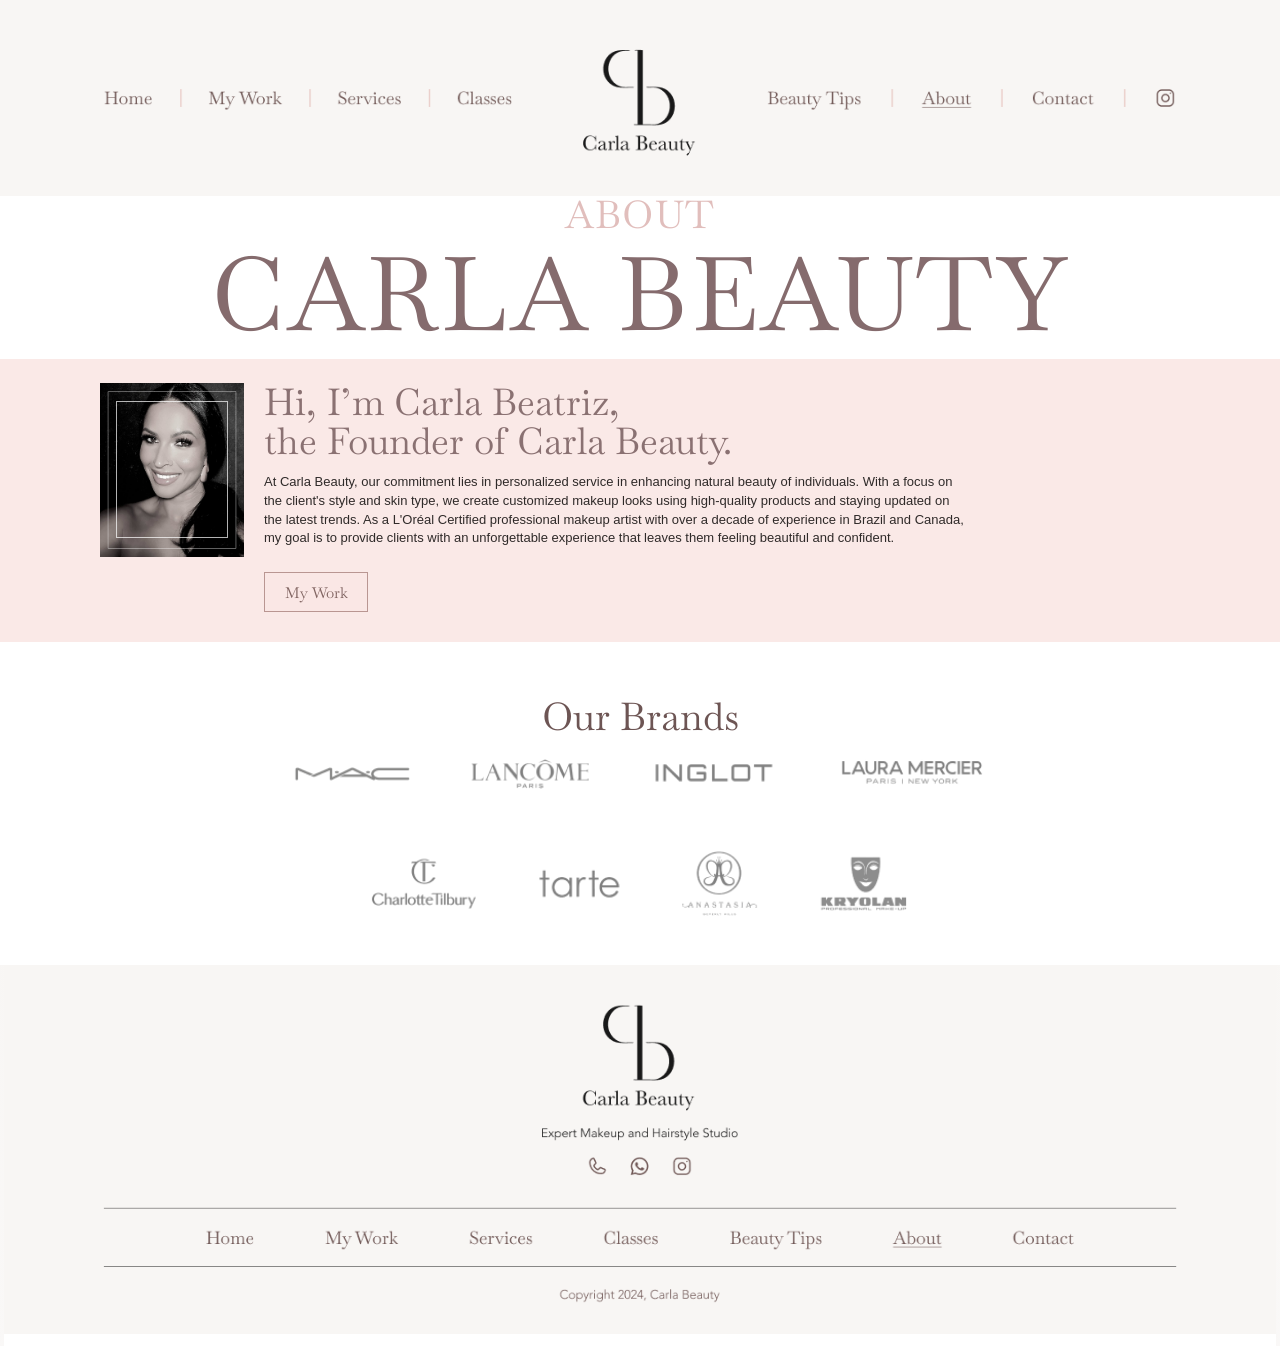
<file: pages/about.html>
<!DOCTYPE html>
<html lang="en">
<head>
  <meta charset="UTF-8">
  <meta name="viewport" content="width=device-width, initial-scale=1.0">
  <title>Carla Beauty | About</title>
  <link rel="preconnect" href="https://fonts.googleapis.com">
  <link rel="preconnect" href="https://fonts.gstatic.com" crossorigin>
  <link href="https://fonts.googleapis.com/css2?family=Cormorant+Garamond:wght@400;500;600;700&family=Montserrat:wght@300;400;500;600;700&display=swap" rel="stylesheet">
  <link rel="stylesheet" href="../css/stylesM.css?v=20260410-contact-fix">
</head>
<body data-page="about">
  <header class="site-header site-header-light">
    <div class="header-shell">
      <div class="page-header-art" aria-hidden="true">
        <img class="page-header-art-image" src="../images/header (3).png" alt="">
        <a class="page-header-link page-header-home" data-link="home" href="./Home.html"><span class="sr-only">Home</span></a>
        <a class="page-header-link page-header-my-work" href="./myWork.html"><span class="sr-only">My Work</span></a>
        <a class="page-header-link page-header-services" href="./services.html"><span class="sr-only">Services</span></a>
        <a class="page-header-link page-header-classes" href="./classes.html"><span class="sr-only">Classes</span></a>
        <a class="page-header-link page-header-beauty-tips" data-link="beauty-tips" href="./beautyTips.html"><span class="sr-only">Beauty Tips</span></a>
        <a class="page-header-link page-header-about" data-link="about" href="./about.html"><span class="sr-only">About</span></a>
        <a class="page-header-link page-header-contact" data-link="contact" href="./contact.html#service-form"><span class="sr-only">Contact</span></a>
        <a class="page-header-link page-header-instagram" href="https://www.instagram.com/carlabeatrizs_" target="_blank" rel="noreferrer" aria-label="Instagram"><span class="sr-only">Instagram</span></a>
      </div>
      <a class="brand-center page-mobile-brand" href="./Home.html" aria-label="Carla Beauty home">
        <img class="brand-logo-image" src="../images/Group 8.png" alt="Carla Beauty logo">
      </a>
      <button class="menu-toggle" type="button" aria-expanded="false" aria-controls="site-nav">
        <span></span>
        <span></span>
        <span></span>
      </button>
      <nav id="site-nav" class="site-nav">
        <a data-link="home" href="./Home.html">Home</a>
        <a href="./myWork.html">My Work</a>
        <a href="./services.html">Services</a>
        <a href="./classes.html">Classes</a>
        <a data-link="beauty-tips" href="./beautyTips.html">Beauty Tips</a>
        <a data-link="about" href="./about.html">About</a>
        <a data-link="contact" href="./contact.html#service-form">Contact</a>
      </nav>
    </div>
  </header>

  <main class="about-page">
    <section class="about-page-hero">
      <div class="about-page-shell about-page-title">
        <p class="about-page-kicker">About</p>
        <h1>Carla Beauty</h1>
      </div>
    </section>

    <section class="about-story-section-real">
      <div class="about-page-shell about-story-layout-real">
        <div class="about-story-portrait-card-real">
          <div class="about-story-portrait-media">
            <img class="about-story-portrait-image" src="../images/Image.png" alt="Carla Beatriz portrait">
          </div>
        </div>

        <div class="about-story-copy-real">
          <h2>
            <span class="about-story-title-line">Hi, I&rsquo;m Carla Beatriz,</span>
            <span class="about-story-title-line">the Founder of Carla Beauty.</span>
          </h2>
          <p>
            At Carla Beauty, our commitment lies in personalized service in enhancing natural beauty of individuals.
            With a focus on the client&apos;s style and skin type, we create customized makeup looks using high-quality
            products and staying updated on the latest trends. As a L&apos;Or&eacute;al Certified professional makeup artist with
            over a decade of experience in Brazil and Canada, my goal is to provide clients with an unforgettable
            experience that leaves them feeling beautiful and confident.
          </p>
          <a class="button button-outline-soft about-story-button-real" href="./myWork.html">My Work</a>
        </div>

        <a class="about-message-float" href="./contact.html#service-form" aria-label="Contact Carla Beauty">
          <img class="about-message-icon" src="../images/message box.png" alt="">
          <span class="sr-only">Contact Carla Beauty</span>
        </a>
      </div>
    </section>

    <section class="about-brands-section-real">
      <div class="about-page-shell about-brands-shell-real">
        <h2>Our Brands</h2>
        <img class="about-brands-logos-real" src="../images/Frame 548.png" alt="Brand logos">
      </div>
    </section>
  </main>

  <footer class="site-footer">
    <div class="site-footer-figma">
      <div class="site-footer-figma-frame">
        <img class="site-footer-figma-image" src="../images/footer (1).png" alt="Carla Beauty footer">
        <a class="site-footer-hotspot site-footer-logo" href="./Home.html" aria-label="Carla Beauty home"><span class="sr-only">Carla Beauty home</span></a>
        <a class="site-footer-hotspot site-footer-call" href="./contact.html#service-form" aria-label="Contact Carla Beauty"><span class="sr-only">Contact Carla Beauty</span></a>
        <a class="site-footer-hotspot site-footer-whatsapp" href="./contact.html#service-form" aria-label="WhatsApp inquiry"><span class="sr-only">WhatsApp inquiry</span></a>
        <a class="site-footer-hotspot site-footer-instagram" href="https://www.instagram.com/carlabeatrizs_" target="_blank" rel="noreferrer" aria-label="Instagram"><span class="sr-only">Instagram</span></a>
        <a class="site-footer-hotspot site-footer-nav-home" href="./Home.html"><span class="sr-only">Home</span></a>
        <a class="site-footer-hotspot site-footer-nav-mywork" href="./myWork.html"><span class="sr-only">My Work</span></a>
        <a class="site-footer-hotspot site-footer-nav-services" href="./services.html"><span class="sr-only">Services</span></a>
        <a class="site-footer-hotspot site-footer-nav-classes" href="./classes.html"><span class="sr-only">Classes</span></a>
        <a class="site-footer-hotspot site-footer-nav-beautytips" href="./beautyTips.html"><span class="sr-only">Beauty Tips</span></a>
        <a class="site-footer-hotspot site-footer-nav-about" href="./about.html"><span class="sr-only">About</span></a>
        <a class="site-footer-hotspot site-footer-nav-contact" href="./contact.html#service-form"><span class="sr-only">Contact</span></a>
      </div>
    </div>
    <div class="site-footer-fallback">
      <div class="footer-brand">
        <img class="footer-logo-image" src="../images/cb-logo-final-1.png" alt="Carla Beauty logo">
      </div>
      <div class="footer-links">
        <a href="./Home.html">Home</a>
        <a href="./beautyTips.html">Beauty Tips</a>
        <a href="./about.html">About</a>
        <a href="./contact.html#service-form">Contact</a>
      </div>
      <p class="footer-copy">Soft-glam beauty design with a polished bridal and editorial finish.</p>
      <p class="footer-copy">&copy; <span data-year></span> Clarla Beauty. All rights reserved.</p>
    </div>
  </footer>

  <script src="../js/scryptM.js?v=20260410-contact-fix"></script>
</body>
</html>
</file>
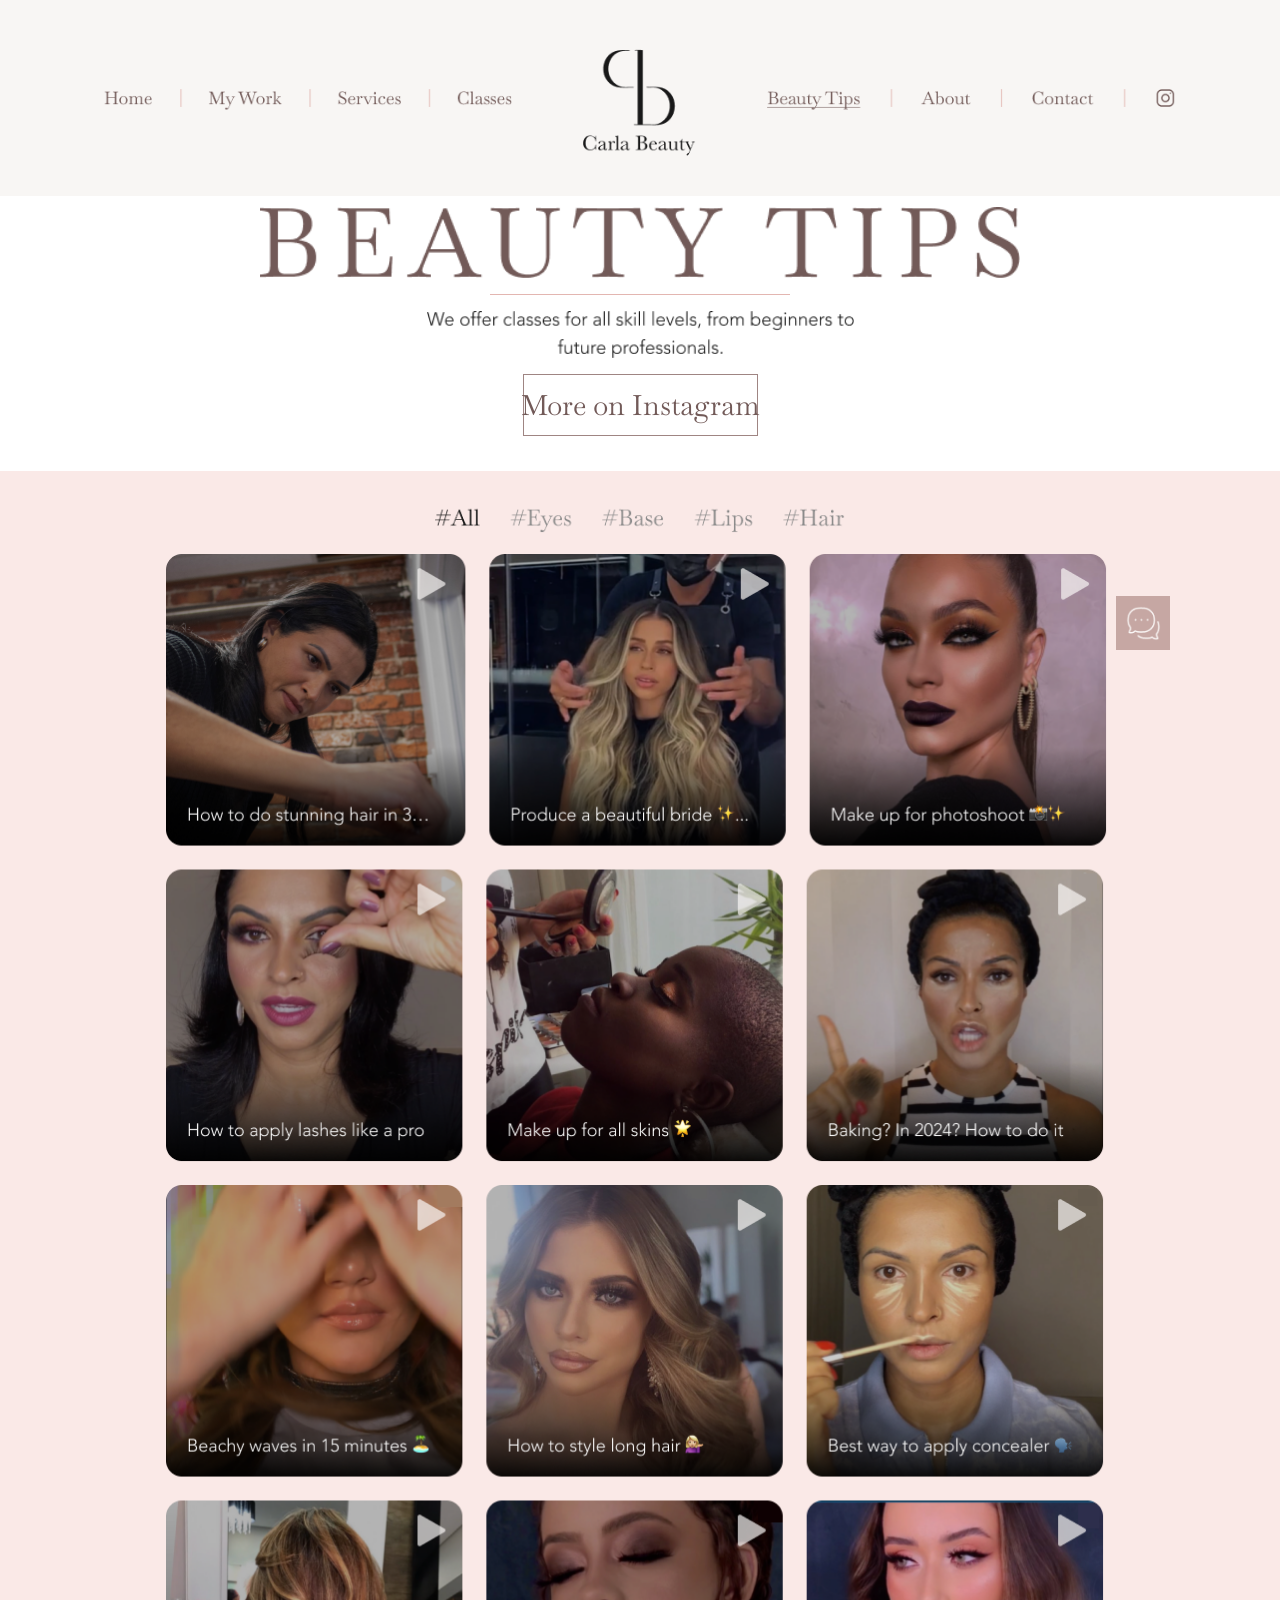
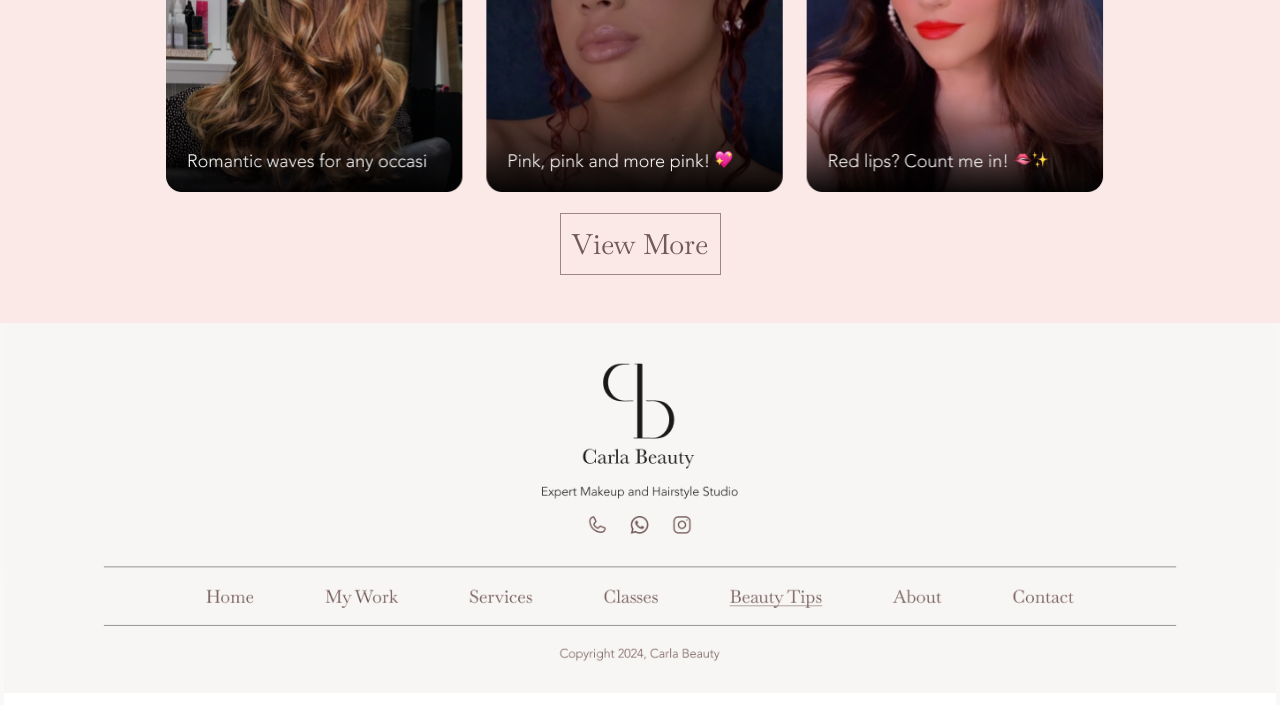
<file: pages/beautyTips.html>
<!DOCTYPE html>
<html lang="en">
<head>
  <meta charset="UTF-8">
  <meta name="viewport" content="width=device-width, initial-scale=1.0">
  <title>Carla Beauty | Beauty Tips</title>
  <link rel="preconnect" href="https://fonts.googleapis.com">
  <link rel="preconnect" href="https://fonts.gstatic.com" crossorigin>
  <link href="https://fonts.googleapis.com/css2?family=Cormorant+Garamond:wght@400;500;600;700&family=Montserrat:wght@300;400;500;600;700&display=swap" rel="stylesheet">
  <link rel="stylesheet" href="../css/stylesM.css?v=20260410-contact-fix">
</head>
<body data-page="beauty-tips">
  <header class="site-header site-header-light">
    <div class="header-shell">
      <div class="page-header-art" aria-hidden="true">
        <img class="page-header-art-image" src="../images/header (4).png" alt="">
        <a class="page-header-link page-header-home" data-link="home" href="./Home.html"><span class="sr-only">Home</span></a>
        <a class="page-header-link page-header-my-work" href="./myWork.html"><span class="sr-only">My Work</span></a>
        <a class="page-header-link page-header-services" href="./services.html"><span class="sr-only">Services</span></a>
        <a class="page-header-link page-header-classes" href="./classes.html"><span class="sr-only">Classes</span></a>
        <a class="page-header-link page-header-beauty-tips" data-link="beauty-tips" href="./beautyTips.html"><span class="sr-only">Beauty Tips</span></a>
        <a class="page-header-link page-header-about" data-link="about" href="./about.html"><span class="sr-only">About</span></a>
        <a class="page-header-link page-header-contact" data-link="contact" href="./contact.html#service-form"><span class="sr-only">Contact</span></a>
        <a class="page-header-link page-header-instagram" href="https://www.instagram.com/carlabeatrizs_" target="_blank" rel="noreferrer" aria-label="Instagram"><span class="sr-only">Instagram</span></a>
      </div>
      <a class="brand-center page-mobile-brand" href="./Home.html" aria-label="Carla Beauty home">
        <img class="brand-logo-image" src="../images/Group 8.png" alt="Carla Beauty logo">
      </a>
      <button class="menu-toggle" type="button" aria-expanded="false" aria-controls="site-nav">
        <span></span>
        <span></span>
        <span></span>
      </button>
      <nav id="site-nav" class="site-nav">
        <a data-link="home" href="./Home.html">Home</a>
        <a href="./myWork.html">My Work</a>
        <a href="./services.html">Services</a>
        <a href="./classes.html">Classes</a>
        <a data-link="beauty-tips" href="./beautyTips.html">Beauty Tips</a>
        <a data-link="about" href="./about.html">About</a>
        <a data-link="contact" href="./contact.html#service-form">Contact</a>
      </nav>
    </div>
  </header>

  <main class="beauty-page beauty-page-rebuild">
    <section class="beauty-rebuild-hero">
      <div class="beauty-page-shell beauty-rebuild-hero-shell">
        <img class="beauty-rebuild-title" src="../images/Beauty tips.png" alt="Beauty Tips">
        <img class="beauty-rebuild-line" src="../images/Line 10.png" alt="">
        <img class="beauty-rebuild-subtitle" src="../images/We offer classes for all skill levels, from beginners to future professionals..png" alt="We offer classes for all skill levels, from beginners to future professionals.">
        <a class="beauty-cta-button beauty-cta-button-instagram" href="https://www.instagram.com/carlabeatrizs_" target="_blank" rel="noreferrer" aria-label="More on Instagram">
          More on Instagram
        </a>
      </div>
    </section>

    <section class="beauty-rebuild-feed-section">
      <div class="beauty-page-shell beauty-rebuild-feed-stage">
        <div class="beauty-rebuild-feed-shell">
          <img class="beauty-rebuild-tags" src="../images/Frame 497.png" alt="Beauty categories">
          <img class="beauty-rebuild-grid" src="../images/Frame 410.png" alt="Beauty tips videos">
          <a class="beauty-cta-button beauty-cta-button-view-more" href="https://www.instagram.com/carlabeatrizs_" target="_blank" rel="noreferrer" aria-label="View More Beauty Tips">
            View More
          </a>
        </div>

        <a class="beauty-message-float beauty-message-float-rebuild" href="./contact.html#service-form" aria-label="Contact Carla Beauty">
          <img class="beauty-message-icon" src="../images/message box.png" alt="">
          <span class="sr-only">Contact Carla Beauty</span>
        </a>
      </div>
    </section>
  </main>

  <footer class="site-footer">
    <div class="site-footer-figma">
      <div class="site-footer-figma-frame">
        <img class="site-footer-figma-image" src="../images/footer (2).png" alt="Carla Beauty footer">
        <a class="site-footer-hotspot site-footer-logo" href="./Home.html" aria-label="Carla Beauty home"><span class="sr-only">Carla Beauty home</span></a>
        <a class="site-footer-hotspot site-footer-call" href="./contact.html#service-form" aria-label="Contact Carla Beauty"><span class="sr-only">Contact Carla Beauty</span></a>
        <a class="site-footer-hotspot site-footer-whatsapp" href="./contact.html#service-form" aria-label="WhatsApp inquiry"><span class="sr-only">WhatsApp inquiry</span></a>
        <a class="site-footer-hotspot site-footer-instagram" href="https://www.instagram.com/carlabeatrizs_" target="_blank" rel="noreferrer" aria-label="Instagram"><span class="sr-only">Instagram</span></a>
        <a class="site-footer-hotspot site-footer-nav-home" href="./Home.html"><span class="sr-only">Home</span></a>
        <a class="site-footer-hotspot site-footer-nav-mywork" href="./myWork.html"><span class="sr-only">My Work</span></a>
        <a class="site-footer-hotspot site-footer-nav-services" href="./services.html"><span class="sr-only">Services</span></a>
        <a class="site-footer-hotspot site-footer-nav-classes" href="./classes.html"><span class="sr-only">Classes</span></a>
        <a class="site-footer-hotspot site-footer-nav-beautytips" href="./beautyTips.html"><span class="sr-only">Beauty Tips</span></a>
        <a class="site-footer-hotspot site-footer-nav-about" href="./about.html"><span class="sr-only">About</span></a>
        <a class="site-footer-hotspot site-footer-nav-contact" href="./contact.html#service-form"><span class="sr-only">Contact</span></a>
      </div>
    </div>
    <div class="site-footer-fallback">
      <div class="footer-brand">
        <img class="footer-logo-image" src="../images/cb-logo-final-1.png" alt="Carla Beauty logo">
      </div>
      <div class="footer-links">
        <a href="./Home.html">Home</a>
        <a href="./beautyTips.html">Beauty Tips</a>
        <a href="./about.html">About</a>
        <a href="./contact.html#service-form">Contact</a>
      </div>
      <p class="footer-copy">Beauty education, routines, and bridal preparation designed to feel simple and elevated.</p>
      <p class="footer-copy">&copy; <span data-year></span> Clarla Beauty. All rights reserved.</p>
    </div>
  </footer>

  <script src="../js/scryptM.js?v=20260410-contact-fix"></script>
</body>
</html>
</file>
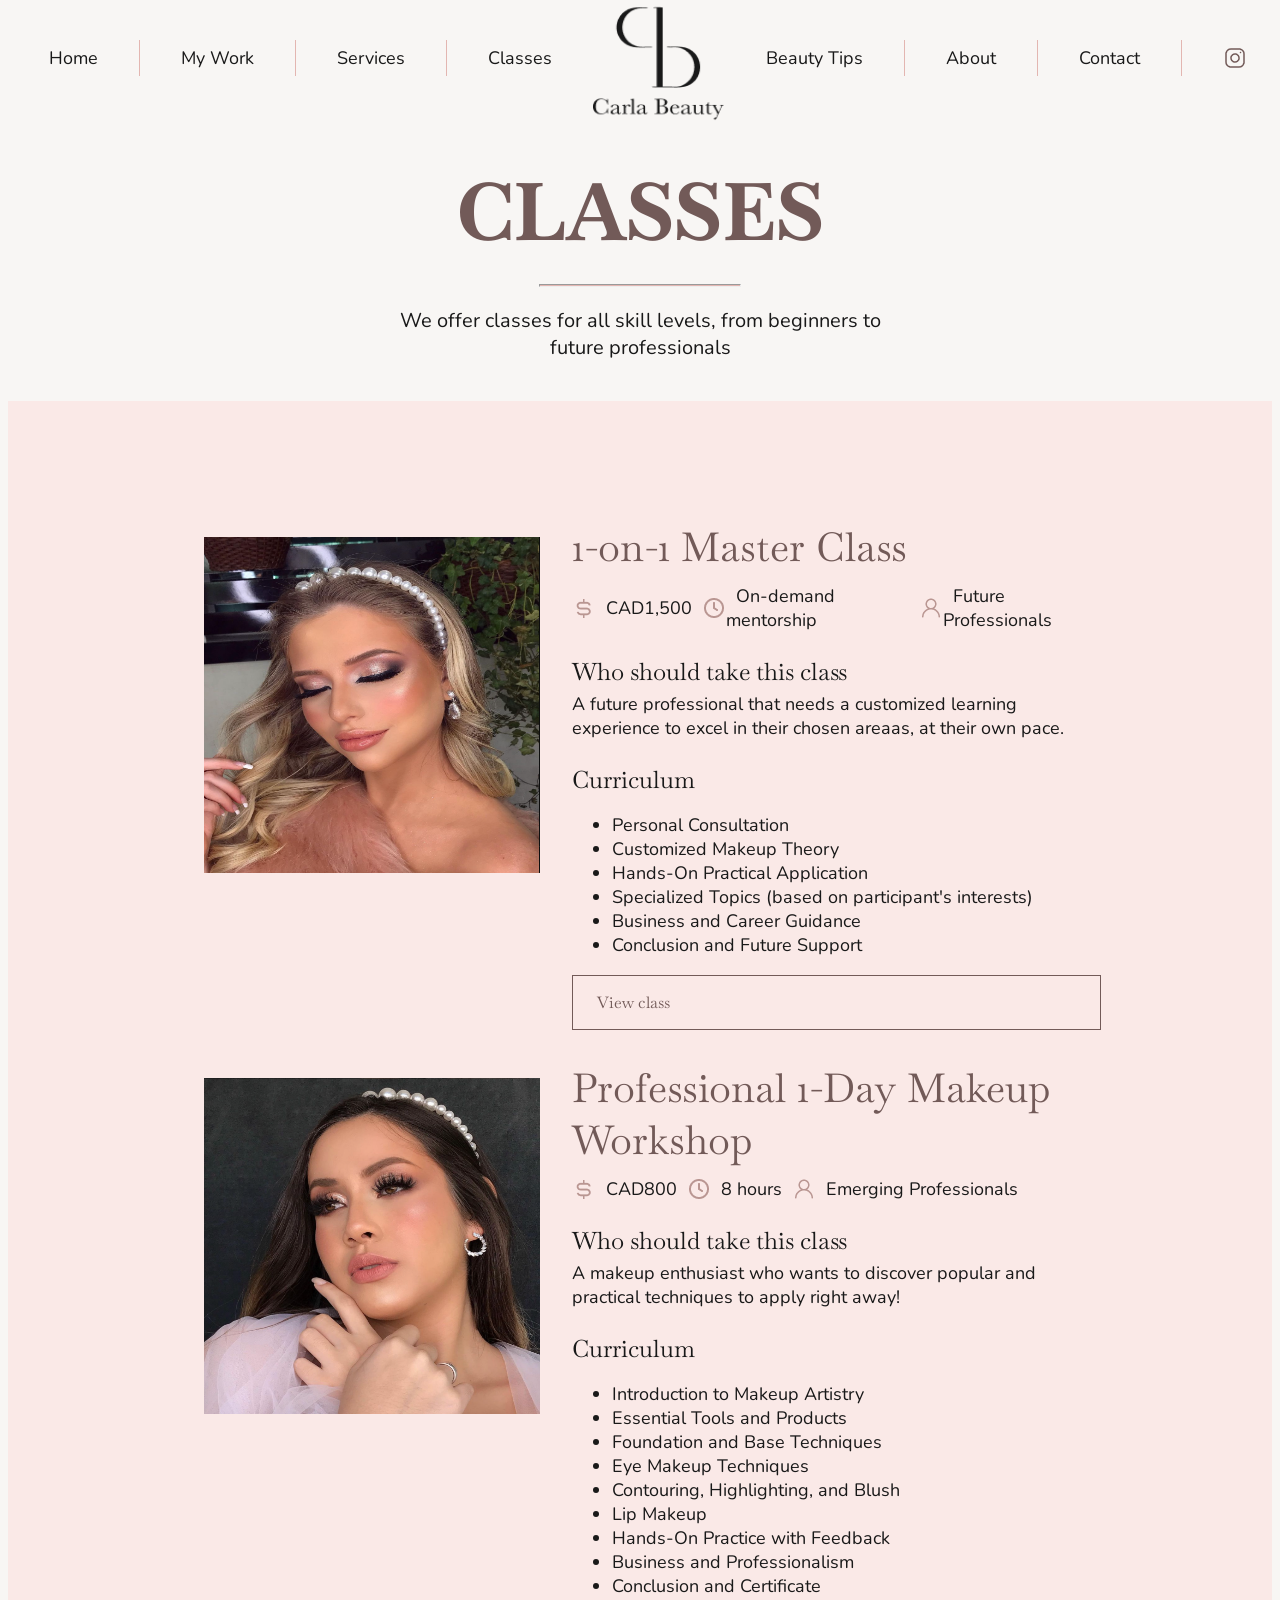
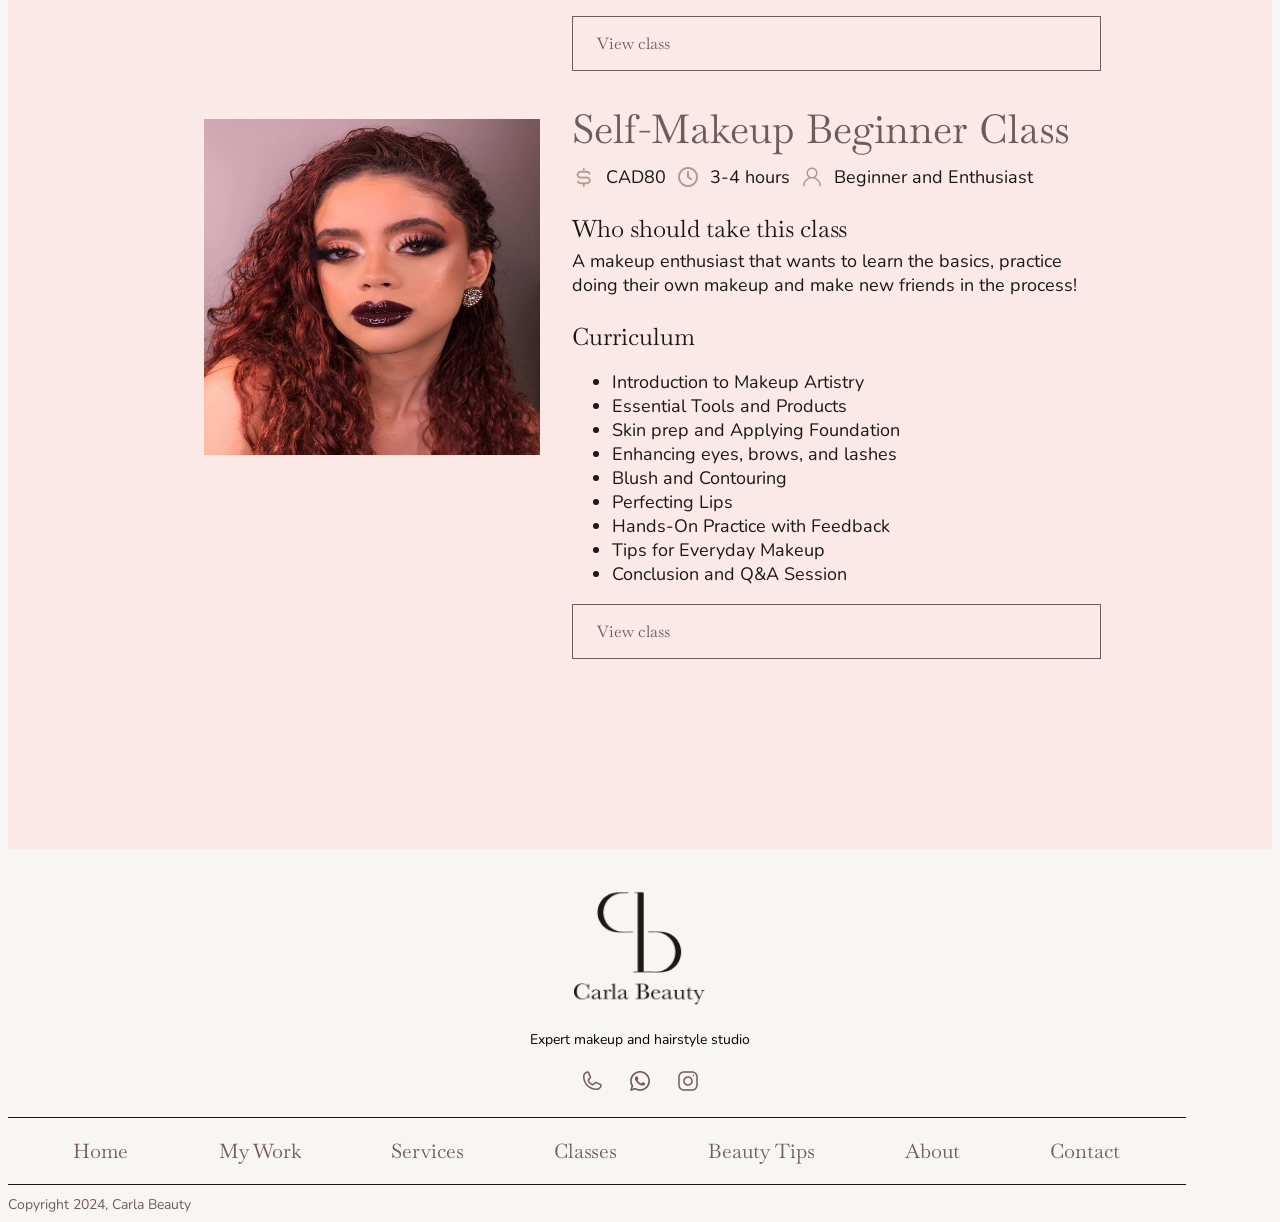
<file: pages/classes.html>
<!doctype html>
<html lang="en">
  <head>
    <meta charset="UTF-8" />
    <title>Classes</title>

    <link
      href="https://fonts.googleapis.com/css2?family=Baskervville:ital,wght@0,400..700;1,400..700&display=swap"
      rel="stylesheet"
    />
    <link
      href="https://fonts.googleapis.com/css2?family=Baskervville:ital,wght@0,400..700;1,400..700&family=Nunito:ital,wght@0,200..1000;1,200..1000&display=swap"
      rel="stylesheet"
    />
    <link href="../css/stylesN.css" rel="stylesheet" />

    <script src="../js/scryptN.js"></script>
  </head>
  <body>
    <div class="headder">
        <div class="navBar classesPrice">
            <a href="../pages/Home.html">Home</a> <div class="vertLine"></div>
            <a href="../pages/myWork.html">My Work</a><div class="vertLine"></div>
            <a href="../pages/services.html">Services</a><div class="vertLine"></div>
            <a href="../pages/classes.html">Classes</a>
            <img src="../assets/logo2.png" alt="CB logo" width="132" height="125">
            <a href="../pages/beautyTips.html">Beauty Tips</a><div class="vertLine"></div>
            <a href="../pages/about.html">About</a><div class="vertLine"></div>
            <a href="../pages/contact.html">Contact</a><div class="vertLine"></div>
            <img src="../assets/Frame 44.png">
        </div>
      <h1>Classes</h1>
      <hr class="line">
    </div>
       <div class="subTitle">
            We offer classes for all skill levels, from beginners to<br>future professionals
        </div>
    <div class="mainBody">
        <div class="serviceMB">
            <div class="classInstructor srvices">
                <img class="imageInstructor" src="../assets/classes/aa50e62bb6f93ef64d67c674c5f1af25fe89d1d5.png" alt="instructor 1">
                <div class="servicesText">
                    <div class="classesHead">1-on-1 Master Class</div>
                    <div class="classesPrice">
                        <img src="../assets/tabler_clock-hour-4.png">&nbsp;&nbsp;CAD1,500&nbsp;&nbsp;
                        <img src="../assets/tabler_clock-hour-4 (1).png">&nbsp;&nbsp;On-demand mentorship&nbsp;&nbsp;
                        <img src="../assets/octicon_person-24.png">&nbsp;&nbsp;Future Professionals
                    </div>
                    <div class="shotrDesc">Who should take this class</div>
                    <div class="fullDesc">A future professional that needs a customized learning experience to excel in their chosen areaas, 
                        at their own pace.
                    </div>
                    <div class="shotrDesc">Curriculum</div>
                    <div class="fullDesc">
                        <ul>
                            <li>Personal Consultation</li>
                            <li>Customized Makeup Theory</li>
                            <li>Hands-On Practical Application</li>
                            <li>Specialized Topics (based on participant's interests)</li>
                            <li>Business and Career Guidance</li>
                            <li>Conclusion and Future Support</li>
                        </ul>
                    </div>
                    <div class="getQ"><a href="../pages/teachers/1on1teacher.html" target="_self">View class</a></div>
                </div>
            </div>
            <div class="classInstructor srvices">
                <img class="imageInstructor" src="../assets/classes/b12a4dde49a9e39b455bdb866e1b7d02d3fd5d4e.png" alt="instructor 2">
                <div class="servicesText">
                    <div class="classesHead">Professional 1-Day Makeup Workshop </div>
                    <div class="classesPrice">
                        <img src="../assets/tabler_clock-hour-4.png">&nbsp;&nbsp;CAD800&nbsp;&nbsp;
                        <img src="../assets/tabler_clock-hour-4 (1).png">&nbsp;&nbsp;8 hours&nbsp;&nbsp;
                        <img src="../assets/octicon_person-24.png">&nbsp;&nbsp;Emerging Professionals
                    </div>
                    <div class="shotrDesc">Who should take this class</div>
                    <div class="fullDesc">A makeup enthusiast who wants to discover popular and practical techniques to apply right away!
                    </div>
                    <div class="shotrDesc">Curriculum</div>
                    <div class="fullDesc">
                        <ul>
                            <li>Introduction to Makeup Artistry</li>
                            <li>Essential Tools and Products</li>
                            <li>Foundation and Base Techniques</li>
                            <li>Eye Makeup Techniques</li>
                            <li>Contouring, Highlighting, and Blush</li>
                            <li>Lip Makeup</li>
                            <li>Hands-On Practice with Feedback</li>
                            <li>Business and Professionalism</li>
                            <li>Conclusion and Certificate </li>
                        </ul>
                    </div>
                    <div class="getQ"><a href="../pages/teachers/1dayteacher.html" target="_self">View class</a></div>
                </div>
            </div>
            <div class="classInstructor srvices">
                    <img class="imageInstructor" src="../assets/classes/c5f181fbc29f623fa08c045a68cec121b174d9ce.png" alt="instructor 3">
                    <div class="servicesText">
                    <div class="classesHead">Self-Makeup Beginner Class</div>
                    <div class="classesPrice">
                        <img src="../assets/tabler_clock-hour-4.png">&nbsp;&nbsp;CAD80&nbsp;&nbsp;
                        <img src="../assets/tabler_clock-hour-4 (1).png">&nbsp;&nbsp;3-4 hours&nbsp;&nbsp;
                        <img src="../assets/octicon_person-24.png">&nbsp;&nbsp;Beginner and Enthusiast
                    </div>
                    <div class="shotrDesc">Who should take this class</div>
                    <div class="fullDesc">A makeup enthusiast that wants to learn the basics, practice doing their own makeup and make new friends in the process!
                    </div>
                    <div class="shotrDesc">Curriculum</div>
                    <div class="fullDesc">
                        <ul>
                            <li>Introduction to Makeup Artistry</li>
                            <li>Essential Tools and Products</li>
                            <li>Skin prep and Applying Foundation</li>
                            <li>Enhancing eyes, brows, and lashes</li>
                            <li>Blush and Contouring</li>
                            <li>Perfecting Lips</li>
                            <li>Hands-On Practice with Feedback</li>
                            <li>Tips for Everyday Makeup</li>
                            <li>Conclusion and Q&A Session</li>
                        </ul>
                    </div>
                    <div class="getQ"><a href="../pages/teachers/selfmaketeacher.html" target="_self">View class</a></div>
                    </div>
            </div>
            </div>
        </div>
    </div>
    <div class="footer">
      <div class="footerLogo">
        <div class="logo">
          <img
            src="../assets/logo2.png"
            alt="CB logo"
            width="132"
            height="125"
          />
        </div>
        <div class="logoText">Expert makeup and hairstyle studio</div>
        <div class="socil"><img src="../assets/social.png" /></div>
      </div>
      <div class="footerLinks">
        <div class="footerLinkItems"><a href="../index.html">Home</a></div>
        <div class="footerLinkItems"><a href="../pages/myWork.html">My Work</a></div>
        <div class="footerLinkItems"><a href="../pages/services.html" target="_self">Services</a></div>
        <div class="footerLinkItems">Classes</div>
        <div class="footerLinkItems"><a href="../pages/beautyTips.html">Beauty Tips</a></div>
        <div class="footerLinkItems"><a href="../pages/about.html">About</a></div>
        <div class="footerLinkItems"><a href="../pages/contact.html">Contact</a></div>
      </div>
      <div class="copyRight">Copyright 2024, Carla Beauty</div>
    </div>
  </body>
</html>
</file>
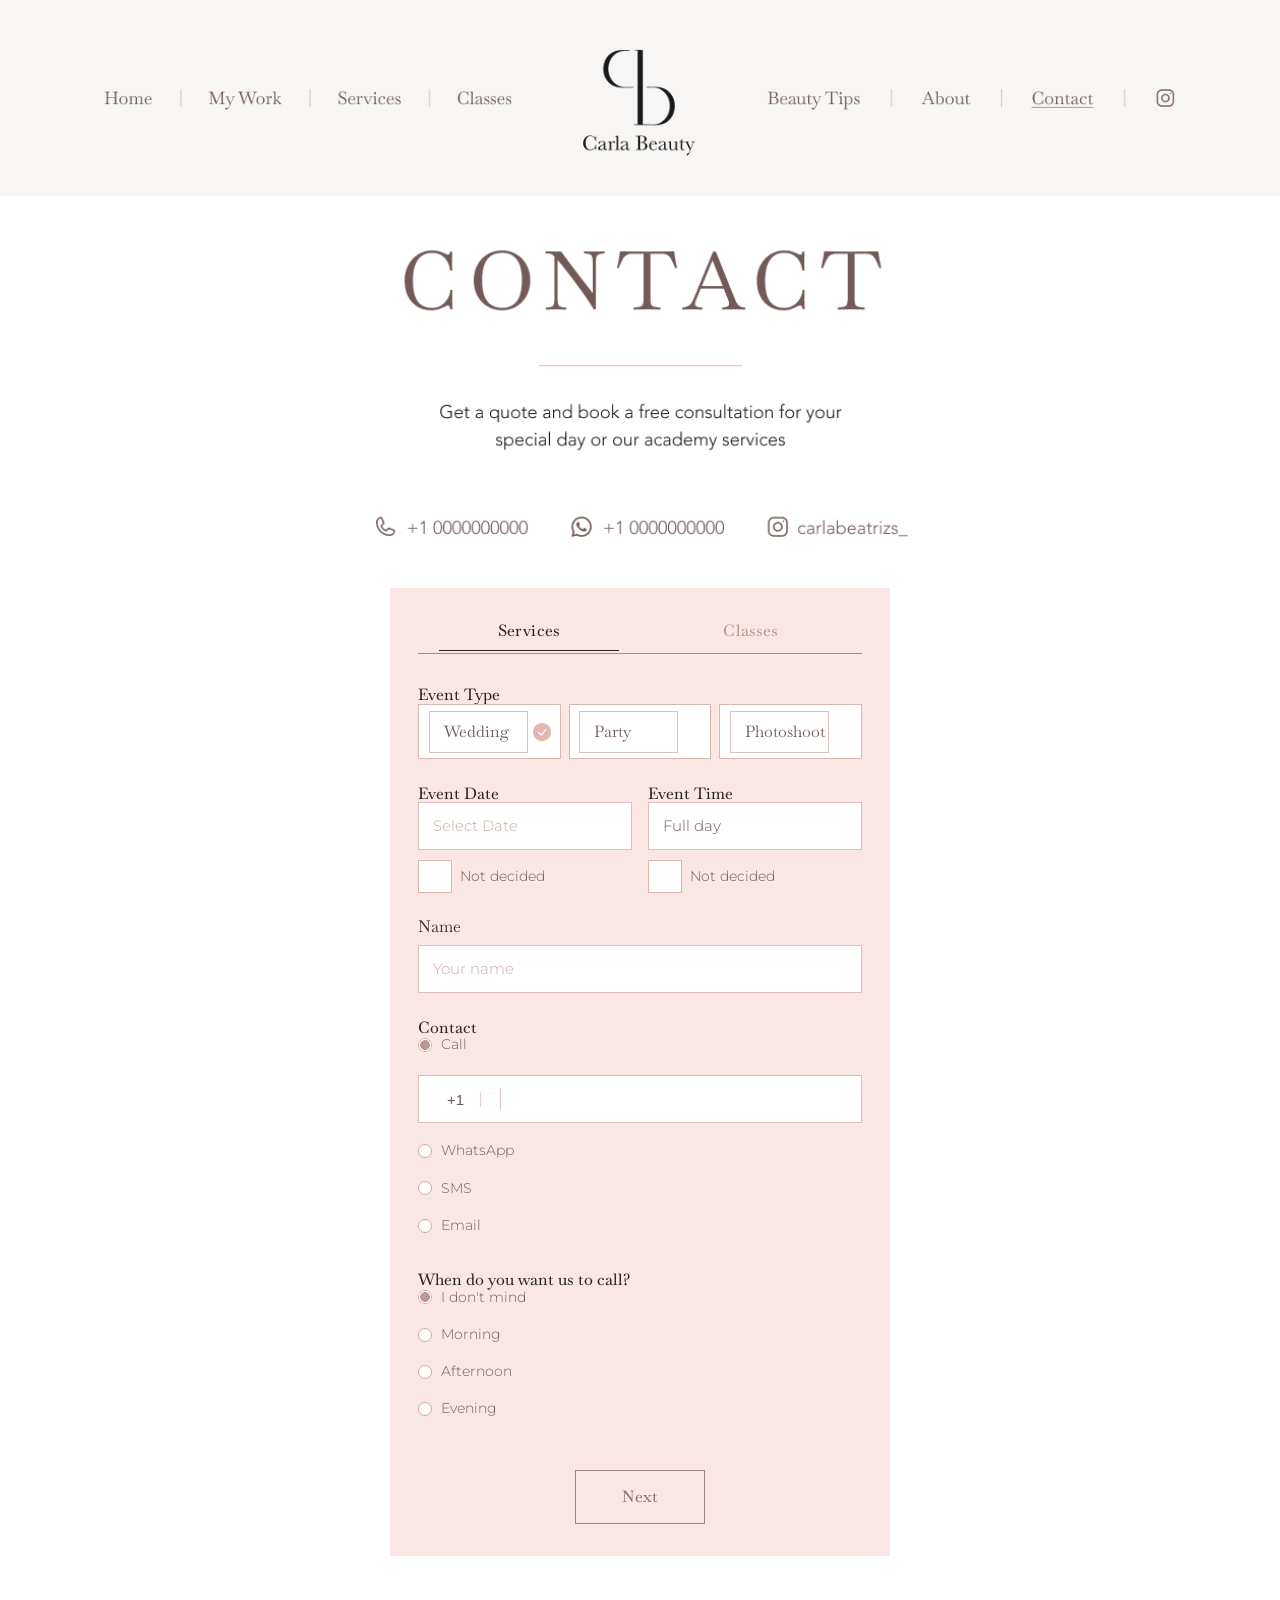
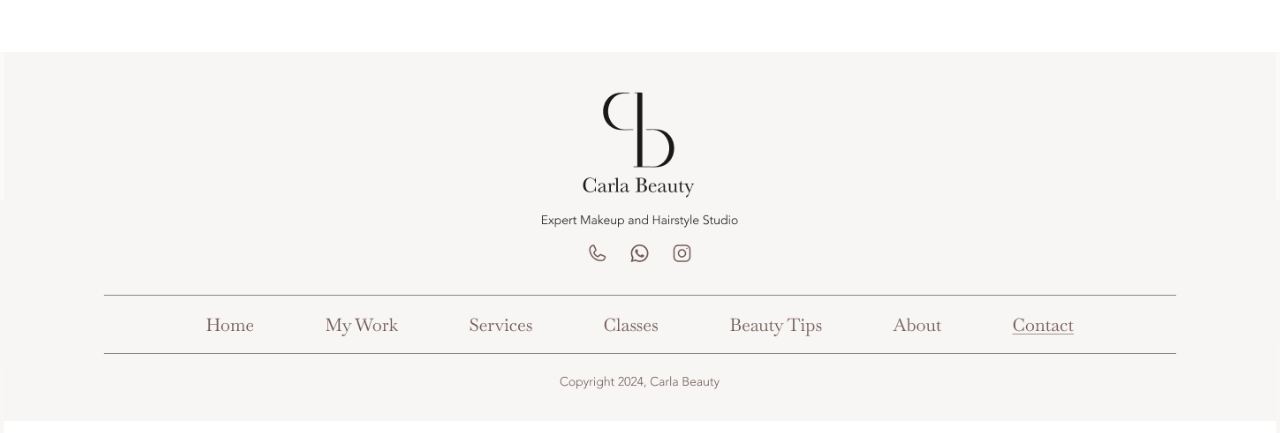
<file: pages/contact.html>
<!DOCTYPE html>
<html lang="en">
<head>
  <meta charset="UTF-8">
  <meta name="viewport" content="width=device-width, initial-scale=1.0">
  <title>Carla Beauty | Contact</title>
  <link rel="preconnect" href="https://fonts.googleapis.com">
  <link rel="preconnect" href="https://fonts.gstatic.com" crossorigin>
  <link href="https://fonts.googleapis.com/css2?family=Cormorant+Garamond:wght@400;500;600;700&family=Montserrat:wght@300;400;500;600;700&display=swap" rel="stylesheet">
  <link rel="stylesheet" href="../css/stylesM.css?v=20260410-contact-fix">
</head>
<body data-page="contact">
  <header class="site-header site-header-light">
    <div class="header-shell">
      <div class="page-header-art" aria-hidden="true">
        <img class="page-header-art-image" src="../images/header (6).png" alt="">
        <a class="page-header-link page-header-home" data-link="home" href="./Home.html"><span class="sr-only">Home</span></a>
        <a class="page-header-link page-header-my-work" href="./myWork.html"><span class="sr-only">My Work</span></a>
        <a class="page-header-link page-header-services" href="./services.html"><span class="sr-only">Services</span></a>
        <a class="page-header-link page-header-classes" href="./classes.html"><span class="sr-only">Classes</span></a>
        <a class="page-header-link page-header-beauty-tips" data-link="beauty-tips" href="./beautyTips.html"><span class="sr-only">Beauty Tips</span></a>
        <a class="page-header-link page-header-about" data-link="about" href="./about.html"><span class="sr-only">About</span></a>
        <a class="page-header-link page-header-contact" data-link="contact" href="./contact.html#service-form"><span class="sr-only">Contact</span></a>
        <a class="page-header-link page-header-instagram" href="https://www.instagram.com/carlabeatrizs_" target="_blank" rel="noreferrer" aria-label="Instagram"><span class="sr-only">Instagram</span></a>
      </div>
      <a class="brand-center page-mobile-brand" href="./Home.html" aria-label="Carla Beauty home">
        <img class="brand-logo-image" src="../images/Group 8.png" alt="Carla Beauty logo">
      </a>
      <button class="menu-toggle" type="button" aria-expanded="false" aria-controls="site-nav">
        <span></span>
        <span></span>
        <span></span>
      </button>
      <nav id="site-nav" class="site-nav">
        <a data-link="home" href="./Home.html">Home</a>
        <a href="./myWork.html">My Work</a>
        <a href="./services.html">Services</a>
        <a href="./classes.html">Classes</a>
        <a data-link="beauty-tips" href="./beautyTips.html">Beauty Tips</a>
        <a data-link="about" href="./about.html">About</a>
        <a data-link="contact" href="./contact.html#service-form">Contact</a>
      </nav>
    </div>
  </header>

  <main class="contact-main">
    <section class="contact-page">
      <div class="contact-page-shell">
        <div class="contact-page-title contact-page-title-art">
          <img class="contact-title-art-image" src="../images/Title.png" alt="Contact. Get a quote and book a free consultation for your special day or our academy services. +1 0000000000, WhatsApp +1 0000000000, carlabeatrizs_">
        </div>

        <div class="contact-form-card contact-form-card-centered contact-wizard-card">
          <div class="contact-tabs contact-tabs-lined">
            <button class="tab-button is-active" type="button" data-form-target="service-form">Services</button>
            <button class="tab-button" type="button" data-form-target="academy-form">Classes</button>
          </div>

          <form class="contact-form active contact-figma-form contact-wizard" id="service-form" data-form="service-form" novalidate>
            <section class="contact-step active" data-step="intro">
              <fieldset class="contact-choice-group">
                <legend>Event Type</legend>
                <div class="segmented-options">
                  <label class="segment-option selected">
                    <input type="radio" name="eventType" value="Wedding" checked>
                    <span>Wedding</span>
                  </label>
                  <label class="segment-option">
                    <input type="radio" name="eventType" value="Party">
                    <span>Party</span>
                  </label>
                  <label class="segment-option">
                    <input type="radio" name="eventType" value="Photoshoot">
                    <span>Photoshoot</span>
                  </label>
                </div>
              </fieldset>

              <div class="contact-two-col">
                <fieldset class="contact-choice-group">
                  <legend>Event Date</legend>
                  <label class="input-wrap">
                    <input id="service-event-date" type="text" name="eventDate" placeholder="Select Date" required data-smart-date>
                  </label>
                  <label class="inline-check">
                    <input type="checkbox" name="dateUndecided" data-toggle-disable="#service-event-date">
                    <span>Not decided</span>
                  </label>
                </fieldset>

                <fieldset class="contact-choice-group">
                  <legend>Event Time</legend>
                  <label class="input-wrap">
                    <select id="service-event-time" name="eventTime" required>
                      <option value="Full day">Full day</option>
                      <option value="Morning">Morning</option>
                      <option value="Afternoon">Afternoon</option>
                      <option value="Evening">Evening</option>
                    </select>
                  </label>
                  <label class="inline-check">
                    <input type="checkbox" name="timeUndecided" data-toggle-disable="#service-event-time">
                    <span>Not decided</span>
                  </label>
                </fieldset>
              </div>

              <label class="contact-choice-group">
                <span>Name</span>
                <span class="input-wrap">
                  <input type="text" name="fullName" placeholder="Your name" required>
                </span>
              </label>

              <fieldset class="contact-choice-group">
                <legend>Contact</legend>
                <label class="radio-line active">
                  <input type="radio" name="contactMethod" value="Call" checked>
                  <span>Call</span>
                </label>
                <label class="phone-entry" data-contact-adapter>
                  <span class="phone-prefix" data-contact-prefix>+1</span>
                  <input type="tel" name="contactValue" placeholder="Your mobile number" required data-contact-input>
                </label>
                <label class="radio-line">
                  <input type="radio" name="contactMethod" value="WhatsApp">
                  <span>WhatsApp</span>
                </label>
                <label class="radio-line">
                  <input type="radio" name="contactMethod" value="SMS">
                  <span>SMS</span>
                </label>
                <label class="radio-line">
                  <input type="radio" name="contactMethod" value="Email">
                  <span>Email</span>
                </label>
              </fieldset>

              <fieldset class="contact-choice-group contact-call-availability" data-call-schedule>
                <legend>When do you want us to call?</legend>
                <label class="radio-line">
                  <input type="radio" name="callWindow" value="I don't mind" checked>
                  <span>I don't mind</span>
                </label>
                <label class="radio-line">
                  <input type="radio" name="callWindow" value="Morning">
                  <span>Morning</span>
                </label>
                <label class="radio-line">
                  <input type="radio" name="callWindow" value="Afternoon">
                  <span>Afternoon</span>
                </label>
                <label class="radio-line">
                  <input type="radio" name="callWindow" value="Evening">
                  <span>Evening</span>
                </label>
              </fieldset>

              <button class="button button-primary contact-next-button" type="button" data-step-next="details">Next</button>
            </section>

            <section class="contact-step" data-step="details">
              <button class="contact-back-link" type="button" data-step-back="intro"><span aria-hidden="true">&#8249;</span> Back</button>

              <div class="contact-detail-variant is-active" data-variant="wedding">
                <h3 class="contact-step-title">Bridal Service</h3>
                <div class="segmented-options two-up contact-detail-service-options">
                  <label class="segment-option selected">
                    <input type="radio" name="bridalService" value="Makeup" checked>
                    <span>Makeup</span>
                  </label>
                  <label class="segment-option">
                    <input type="radio" name="bridalService" value="Hairstyle">
                    <span>Hairstyle</span>
                  </label>
                </div>
              </div>

              <div class="contact-detail-variant" data-variant="generic">
                <h3 class="contact-step-title">Service</h3>
                <div class="segmented-options two-up contact-detail-service-options">
                  <label class="segment-option selected">
                    <input type="radio" name="genericServiceChoice" value="Makeup" checked>
                    <span>Makeup</span>
                  </label>
                  <label class="segment-option">
                    <input type="radio" name="genericServiceChoice" value="Hairstyle">
                    <span>Hairstyle</span>
                  </label>
                </div>
              </div>

              <fieldset class="contact-choice-group">
                <legend>Event Location</legend>
                <label class="input-wrap input-wrap-icon">
                  <input id="service-location" type="text" name="eventLocation" placeholder="Search address">
                  <span class="input-wrap-trailing" aria-hidden="true">&#9906;</span>
                </label>
                <label class="inline-check">
                  <input type="checkbox" name="locationUndecided" data-toggle-disable="#service-location">
                  <span>Not decided</span>
                </label>
              </fieldset>

              <fieldset class="contact-choice-group">
                <legend>Premium service</legend>
                <div class="contact-check-grid">
                  <label class="contact-check-item"><input type="checkbox" name="premiumServices" value="Deep skin cleansing"><span>Deep skin cleansing</span></label>
                  <label class="contact-check-item"><input type="checkbox" name="premiumServices" value="Bleach body hair"><span>Bleach body hair</span></label>
                  <label class="contact-check-item"><input type="checkbox" name="premiumServices" value="Hydromassage"><span>Hydromassage</span></label>
                  <label class="contact-check-item"><input type="checkbox" name="premiumServices" value="Hair Moisture"><span>Hair Moisture</span></label>
                  <label class="contact-check-item"><input type="checkbox" name="premiumServices" value="Waxing"><span>Waxing</span></label>
                  <label class="contact-check-item"><input type="checkbox" name="premiumServices" value="Foot and hand SPA"><span>Foot and hand SPA</span></label>
                  <label class="contact-check-item"><input type="checkbox" name="premiumServices" value="Relaxing massage"><span>Relaxing massage</span></label>
                  <label class="contact-check-item"><input type="checkbox" name="premiumServices" value="Gommage (body exfoliation and hydration)"><span>Gommage (body exfoliation and hydration)</span></label>
                </div>
              </fieldset>

              <div class="contact-detail-variant is-active" data-variant="wedding">
                <fieldset class="contact-choice-group">
                  <legend>Anyone else need service?</legend>
                  <div class="contact-attendee-grid">
                    <div class="contact-attendee-row contact-attendee-row-single">
                      <div class="contact-attendee-name">Groom</div>
                      <div class="contact-stepper">
                        <button type="button" data-stepper-action="decrement" aria-label="Decrease groom count">-</button>
                        <input type="number" name="groomCount" value="0" min="0" max="10" readonly>
                        <button type="button" data-stepper-action="increment" aria-label="Increase groom count">+</button>
                      </div>
                      <span class="contact-inline-spacer" aria-hidden="true"></span>
                      <label class="contact-inline-check"><input type="checkbox" name="groomMakeup"><span>Makeup</span></label>
                    </div>
                    <div class="contact-attendee-row">
                      <div class="contact-attendee-name">Bridesmaid</div>
                      <div class="contact-stepper">
                        <button type="button" data-stepper-action="decrement" aria-label="Decrease bridesmaid count">-</button>
                        <input type="number" name="bridesmaidCount" value="0" min="0" max="10" readonly>
                        <button type="button" data-stepper-action="increment" aria-label="Increase bridesmaid count">+</button>
                      </div>
                      <span class="contact-inline-spacer" aria-hidden="true"></span>
                      <label class="contact-inline-check"><input type="checkbox" name="bridesmaidHair"><span>Hairstyle</span></label>
                      <label class="contact-inline-check"><input type="checkbox" name="bridesmaidMakeup"><span>Makeup</span></label>
                    </div>
                    <div class="contact-attendee-row">
                      <div class="contact-attendee-name">Flower girl</div>
                      <div class="contact-stepper">
                        <button type="button" data-stepper-action="decrement" aria-label="Decrease flower girl count">-</button>
                        <input type="number" name="flowerGirlCount" value="0" min="0" max="10" readonly>
                        <button type="button" data-stepper-action="increment" aria-label="Increase flower girl count">+</button>
                      </div>
                      <span class="contact-inline-spacer" aria-hidden="true"></span>
                      <label class="contact-inline-check"><input type="checkbox" name="flowerGirlHair"><span>Hairstyle</span></label>
                      <label class="contact-inline-check"><input type="checkbox" name="flowerGirlMakeup"><span>Makeup</span></label>
                    </div>
                  </div>
                </fieldset>
              </div>

              <div class="contact-detail-variant" data-variant="generic">
                <fieldset class="contact-choice-group">
                  <legend>Anyone else need service?</legend>
                  <div class="contact-attendee-grid">
                    <div class="contact-attendee-row">
                      <div class="contact-attendee-name">Woman</div>
                      <div class="contact-stepper">
                        <button type="button" data-stepper-action="decrement" aria-label="Decrease woman count">-</button>
                        <input type="number" name="womanCount" value="0" min="0" max="10" readonly>
                        <button type="button" data-stepper-action="increment" aria-label="Increase woman count">+</button>
                      </div>
                      <span class="contact-inline-spacer" aria-hidden="true"></span>
                      <label class="contact-inline-check"><input type="checkbox" name="womanHair"><span>Hairstyle</span></label>
                      <label class="contact-inline-check"><input type="checkbox" name="womanMakeup"><span>Makeup</span></label>
                    </div>
                    <div class="contact-attendee-row contact-attendee-row-single">
                      <div class="contact-attendee-name">Man</div>
                      <div class="contact-stepper">
                        <button type="button" data-stepper-action="decrement" aria-label="Decrease man count">-</button>
                        <input type="number" name="manCount" value="0" min="0" max="10" readonly>
                        <button type="button" data-stepper-action="increment" aria-label="Increase man count">+</button>
                      </div>
                      <span class="contact-inline-spacer" aria-hidden="true"></span>
                      <label class="contact-inline-check"><input type="checkbox" name="manMakeup"><span>Makeup</span></label>
                    </div>
                  </div>
                </fieldset>
              </div>

              <label class="contact-choice-group">
                <span>Anything you want us to know?</span>
                <span class="input-wrap">
                  <textarea name="extraNotes" rows="5" placeholder="Your message"></textarea>
                </span>
              </label>

              <button class="button button-primary contact-next-button" type="submit">Submit</button>
            </section>

            <section class="contact-step contact-step-success" data-step="success">
              <div class="contact-success-copy">
                <img class="contact-success-banner-image" src="../images/Frame 395.png" alt="Thanks Janny, we will contact you soon!">
                <button class="contact-edit-link" type="button" data-edit-summary="details">
                  <span>Edit Details</span>
                  <img src="../images/Vector (1).png" alt="" aria-hidden="true">
                </button>
              </div>

              <div class="contact-success-card">
                <div class="contact-success-image-wrap">
                  <img class="contact-success-image" src="../images/Frame 436.png" alt="Beauty product arrangement">
                </div>
                <div class="contact-success-price-block">
                  <p class="contact-success-price-label">Your estimated price will be:</p>
                  <p class="contact-success-price" data-success-price>CAD 1,000 - 1,200</p>
                </div>
                <div class="contact-success-summary-grid">
                  <div class="contact-success-summary-column">
                    <h3 data-summary-title-basic>Basic services</h3>
                    <ul data-summary-basic></ul>
                  </div>
                  <div class="contact-success-summary-column">
                    <h3 data-summary-title-premium>Premium services</h3>
                    <ul data-summary-premium></ul>
                  </div>
                  <div class="contact-success-summary-column">
                    <h3 data-summary-title-additional>Additional attendees</h3>
                    <ul data-summary-additional></ul>
                  </div>
                </div>
                <div class="contact-success-footer">
                  <img class="contact-success-footer-art" src="../images/Frame 620.png" alt="Carla Beauty contact details">
                  <button class="contact-share-button" type="button" data-share-summary>Share</button>
                </div>
              </div>
            </section>
          </form>

          <form class="contact-form contact-figma-form contact-wizard" id="academy-form" data-form="academy-form" novalidate>
            <section class="contact-step active" data-step="intro">
              <fieldset class="contact-choice-group">
                <legend>Class</legend>
                <div class="segmented-options contact-class-options">
                  <label class="segment-option selected">
                    <input type="radio" name="classType" value="1-on-1 Master Subscription" checked>
                    <span>1-on-1 Master Subscription</span>
                  </label>
                  <label class="segment-option">
                    <input type="radio" name="classType" value="1-day Makeup Workshop">
                    <span>1-day Makeup Workshop</span>
                  </label>
                  <label class="segment-option">
                    <input type="radio" name="classType" value="Self-Makeup beginner class">
                    <span>Self-Makeup beginner class</span>
                  </label>
                </div>
              </fieldset>

              <fieldset class="contact-choice-group">
                <legend>Class Date</legend>
                <p class="contact-help-copy">When you would like to take your class?</p>
                <label class="input-wrap">
                  <input id="academy-class-date" type="text" name="preferredDate" placeholder="Select Date" data-smart-date>
                </label>
                <label class="inline-check">
                  <input type="checkbox" name="dateFlexible" data-toggle-disable="#academy-class-date">
                  <span>Doesn't matter</span>
                </label>
              </fieldset>

              <label class="contact-choice-group">
                <span>Any questions?</span>
                <span class="input-wrap">
                  <textarea name="questions" rows="5" placeholder="Your message"></textarea>
                </span>
              </label>

              <label class="contact-choice-group">
                <span>Name</span>
                <span class="input-wrap">
                  <input type="text" name="fullName" placeholder="Your name" required>
                </span>
              </label>

              <fieldset class="contact-choice-group">
                <legend>Contact</legend>
                <label class="radio-line active">
                  <input type="radio" name="contactMethod" value="Call" checked>
                  <span>Call</span>
                </label>
                <label class="phone-entry" data-contact-adapter>
                  <span class="phone-prefix" data-contact-prefix>+1</span>
                  <input type="tel" name="contactValue" placeholder="Your mobile number" required data-contact-input>
                </label>
                <label class="radio-line">
                  <input type="radio" name="contactMethod" value="WhatsApp">
                  <span>WhatsApp</span>
                </label>
                <label class="radio-line">
                  <input type="radio" name="contactMethod" value="SMS">
                  <span>SMS</span>
                </label>
                <label class="radio-line">
                  <input type="radio" name="contactMethod" value="Email">
                  <span>Email</span>
                </label>
              </fieldset>

              <button class="button button-primary contact-next-button" type="submit">Next</button>
            </section>

            <section class="contact-step contact-step-success contact-step-success-academy" data-step="success">
              <div class="contact-success-copy contact-success-copy--academy">
                <img class="contact-success-banner-image contact-success-banner-image--academy" src="../images/Frame 395.png" alt="Thanks Janny, we will contact you soon!">
              </div>

              <div class="contact-success-image-wrap contact-success-image-wrap--academy">
                <img class="contact-success-image contact-success-image--academy contact-success-image--academy-frame" src="../images/Frame 405.png" alt="Beauty product arrangement and Carla Beauty contact details">
              </div>
            </section>
          </form>
        </div>
      </div>
    </section>
  </main>

  <footer class="site-footer">
    <div class="site-footer-figma">
      <div class="site-footer-figma-frame">
        <img class="site-footer-figma-image" src="../images/footer (3).png" alt="Carla Beauty footer">
        <a class="site-footer-hotspot site-footer-logo" href="./Home.html" aria-label="Carla Beauty home"><span class="sr-only">Carla Beauty home</span></a>
        <a class="site-footer-hotspot site-footer-call" href="./contact.html#service-form" aria-label="Contact Carla Beauty"><span class="sr-only">Contact Carla Beauty</span></a>
        <a class="site-footer-hotspot site-footer-whatsapp" href="./contact.html#service-form" aria-label="WhatsApp inquiry"><span class="sr-only">WhatsApp inquiry</span></a>
        <a class="site-footer-hotspot site-footer-instagram" href="https://www.instagram.com/carlabeatrizs_" target="_blank" rel="noreferrer" aria-label="Instagram"><span class="sr-only">Instagram</span></a>
        <a class="site-footer-hotspot site-footer-nav-home" href="./Home.html"><span class="sr-only">Home</span></a>
        <a class="site-footer-hotspot site-footer-nav-mywork" href="./myWork.html"><span class="sr-only">My Work</span></a>
        <a class="site-footer-hotspot site-footer-nav-services" href="./services.html"><span class="sr-only">Services</span></a>
        <a class="site-footer-hotspot site-footer-nav-classes" href="./classes.html"><span class="sr-only">Classes</span></a>
        <a class="site-footer-hotspot site-footer-nav-beautytips" href="./beautyTips.html"><span class="sr-only">Beauty Tips</span></a>
        <a class="site-footer-hotspot site-footer-nav-about" href="./about.html"><span class="sr-only">About</span></a>
        <a class="site-footer-hotspot site-footer-nav-contact" href="./contact.html#service-form"><span class="sr-only">Contact</span></a>
      </div>
    </div>
    <div class="site-footer-fallback">
      <div class="footer-brand">
        <img class="footer-logo-image" src="../images/cb-logo-final-1.png" alt="Carla Beauty logo">
      </div>
      <div class="footer-links">
        <a href="./Home.html">Home</a>
        <a href="./beautyTips.html">Beauty Tips</a>
        <a href="./about.html">About</a>
        <a href="./contact.html#service-form">Contact</a>
      </div>
      <p class="footer-copy">Inquiries for bridal beauty, event styling, and makeup education.</p>
      <p class="footer-copy">&copy; <span data-year></span> Clarla Beauty. All rights reserved.</p>
    </div>
  </footer>

  <script src="../js/scryptM.js?v=20260410-contact-fix"></script>
</body>
</html>
</file>
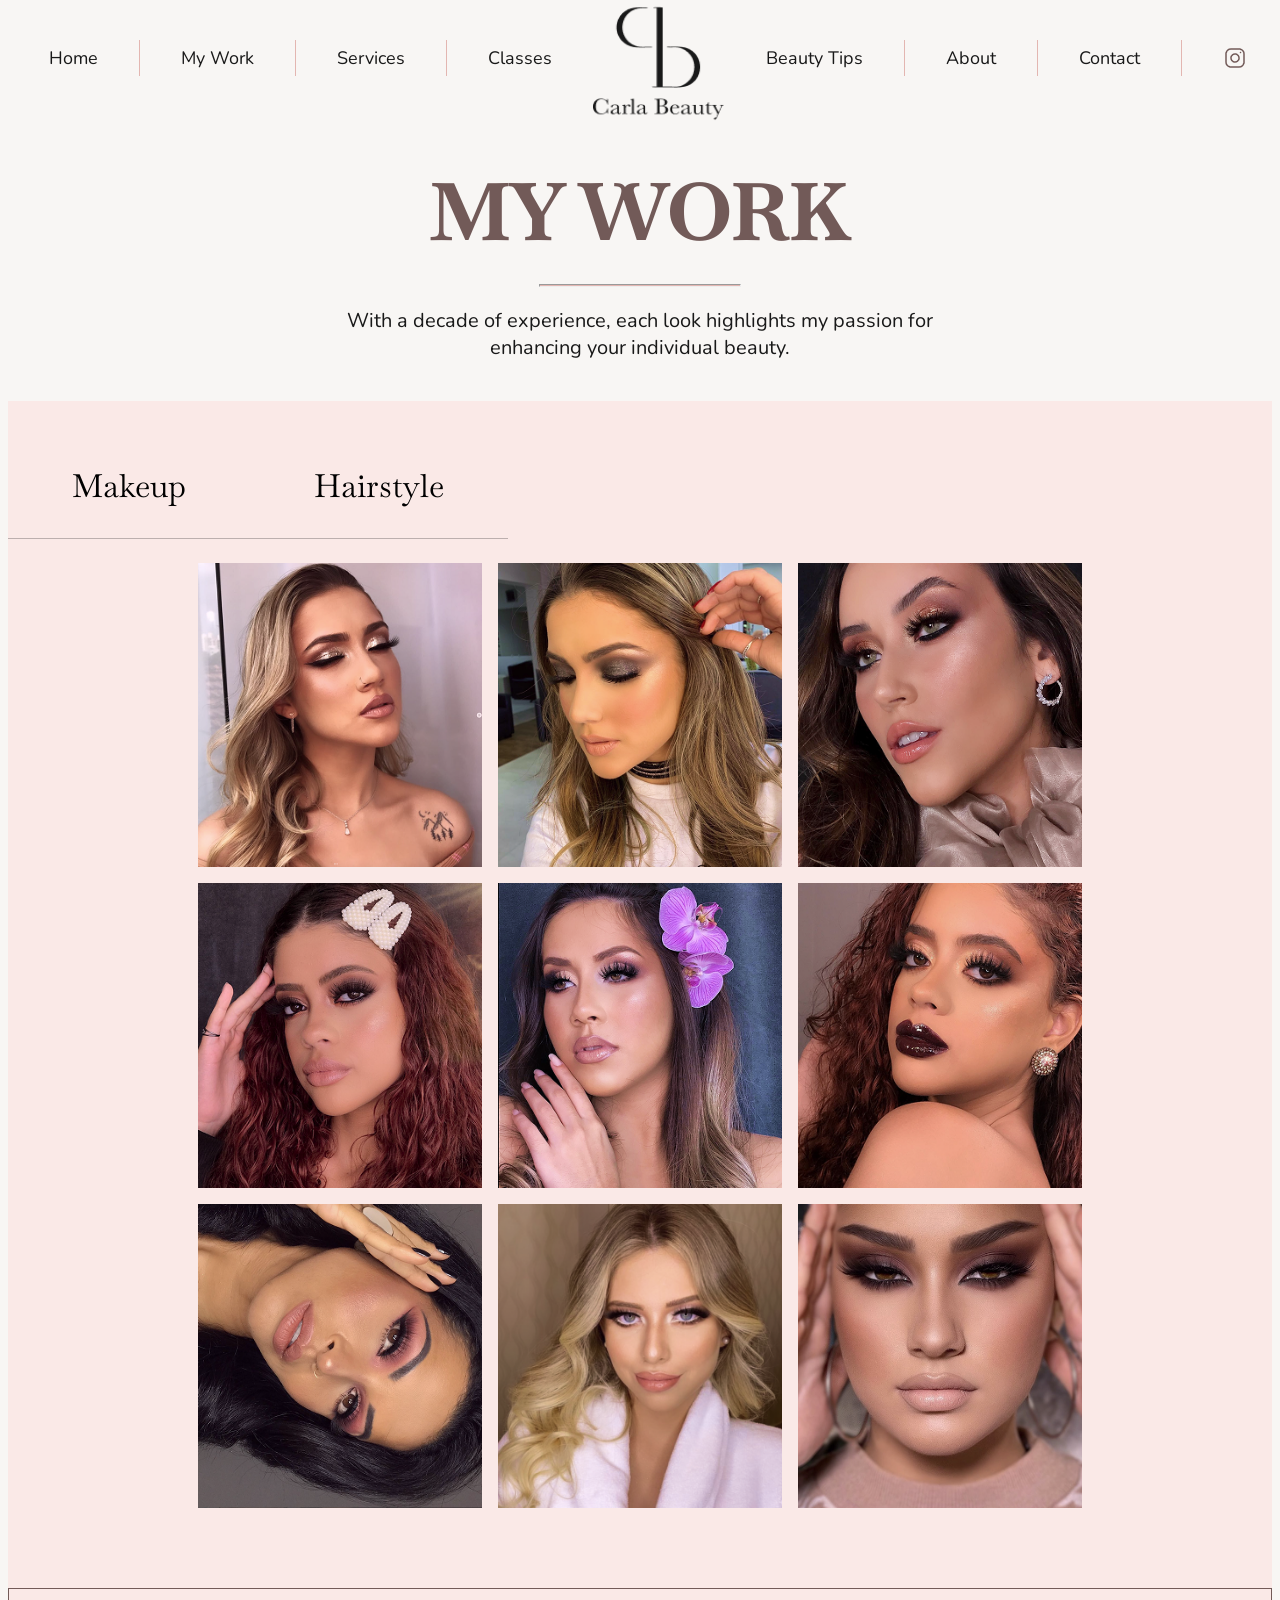
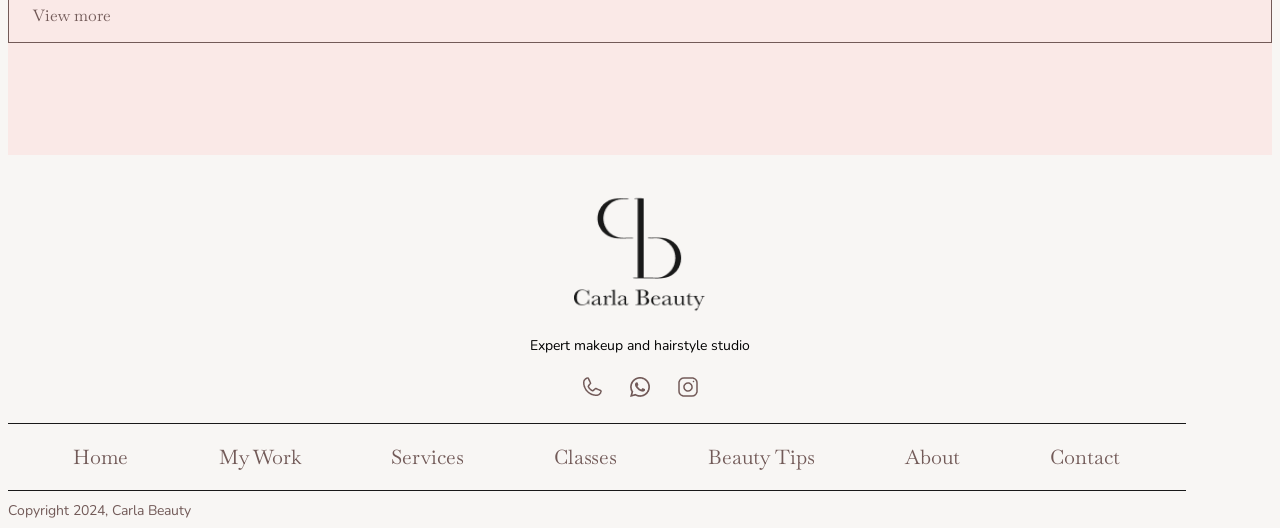
<file: pages/myWork.html>
<!doctype html>
<html lang="en">
  <head>
    <meta charset="UTF-8" />
    <title>My work</title>

    <link
      href="https://fonts.googleapis.com/css2?family=Baskervville:ital,wght@0,400..700;1,400..700&display=swap"
      rel="stylesheet"
    />
    <link
      href="https://fonts.googleapis.com/css2?family=Baskervville:ital,wght@0,400..700;1,400..700&family=Nunito:ital,wght@0,200..1000;1,200..1000&display=swap"
      rel="stylesheet"
    />
    <link href="../css/stylesN.css" rel="stylesheet" />
    <script src="../js/scryptN.js"></script>
  </head>
  <body>
    <div class="headder">
        <div class="navBar classesPrice">
            <a href="../pages/Home">Home</a> <div class="vertLine"></div>
            <a href="../pages/myWork.html">My Work</a><div class="vertLine"></div>
            <a href="../pages/services.html">Services</a><div class="vertLine"></div>
            <a href="../pages/classes.html">Classes</a>
            <img src="../assets/logo2.png" alt="CB logo" width="132" height="125">
            <a href="../pages/beautyTips.html">Beauty Tips</a><div class="vertLine"></div>
            <a href="../pages/about.html">About</a><div class="vertLine"></div>
            <a href="../pages/contact.html">Contact</a><div class="vertLine"></div>
            <img src="../assets/Frame 44.png">
        </div>
        <h1>My work</h1>
        <hr class="line">
    </div>
        <div class="subTitle">
            With a decade of experience, each look highlights my passion for<br />
            enhancing your individual beauty.
        </div>
    </div>
    <div class="mainBody">
        <div class="makeupHairstyleSelector">
            <div class="MHselector" id="makeupBTN" onclick="display('makeupImages')">Makeup</div>
            <div class="MHselector" id="hairstyleBTN" onclick="display('hairstyleImages')">Hairstyle</div>
        </div>
        <div class="images active" id="makeupImages">
            <img class="imageMakeup" src="../assets/makeup_png/Screenshot 2024-03-11 at 5.22.png">
            <img class="imageMakeup" src="../assets/makeup_png/Screenshot 2024-03-11 at 5.27.png">
            <img class="imageMakeup" src="../assets/makeup_png/Screenshot 2024-03-11 at 5.43.png">
            <img class="imageMakeup" src="../assets/makeup_png/Screenshot 2024-03-11 at 5.45.png">
            <img class="imageMakeup" src="../assets/makeup_png/Screenshot 2024-03-11 at 5.50.png">
            <img class="imageMakeup" src="../assets/makeup_png/Screenshot 2024-03-11 at 5.55.png">
            <img class="imageMakeup" src="../assets/makeup_png/Screenshot 2024-03-11 at 6.04.png">
            <img class="imageMakeup" src="../assets/makeup_png/Screenshot 2024-03-11 at 6.12.png">
            <img class="imageMakeup" src="../assets/makeup_png/Screenshot 2024-03-11 at 4.39.png">
        </div>
        <div class="images" id="hairstyleImages">
            <img class="imageMakeup" src="../assets/hairstyle_png/Screenshot 2024-03-11 at 4.59 1.png">
            <img class="imageMakeup" src="../assets/hairstyle_png/Screenshot 2024-03-11 at 5.20 1.png">
            <img class="imageMakeup" src="../assets/hairstyle_png/Screenshot 2024-03-11 at 5.20 2.png">
            <img class="imageMakeup" src="../assets/hairstyle_png/Screenshot 2024-03-11 at 5.25.png">
            <img class="imageMakeup" src="../assets/hairstyle_png/Screenshot 2024-03-11 at 5.31 1.png">
            <img class="imageMakeup" src="../assets/hairstyle_png/Screenshot 2024-03-11 at 5.32.png">
            <img class="imageMakeup" src="../assets/hairstyle_png/Screenshot 2024-03-11 at 5.33 1.png">
            <img class="imageMakeup" src="../assets/hairstyle_png/Screenshot 2024-03-11 at 5.34.png">
            <img class="imageMakeup" src="../assets/hairstyle_png/Screenshot 2024-03-11 at 5.36 1.png">
        </div>
        <div class="randomName335422"><div class="viewMore">View more</div></div>
    </div>
    <div class="footer">
        <div class="footerLogo">
            <div class="logo"><img src="../assets/logo2.png" alt="CB logo" width="132" height="125"></div>
            <div class="logoText">Expert makeup and hairstyle studio</div>
            <div class="socil"><img src="../assets/social.png"></div>
        </div>
        <div class="footerLinks">
            <div class="footerLinkItems"><a href="../index.html">Home</a></div>
            <div class="footerLinkItems">My Work</div>
            <div class="footerLinkItems"><a href="../pages/services.html" target="_self">Services</a></div>
            <div class="footerLinkItems"><a href="../pages/classes.html" target="_self">Classes</a></div>
            <div class="footerLinkItems"><a href="../pages/beautyTips.html">Beauty Tips</a></div>
            <div class="footerLinkItems"><a href="../pages/about.html">About</a></div>
            <div class="footerLinkItems"><a href="../pages/contact.html">Contact</a></div>
        </div>
        <div class="copyRight">Copyright 2024, Carla Beauty</div>
    </div>
  </body>
</html>
</file>
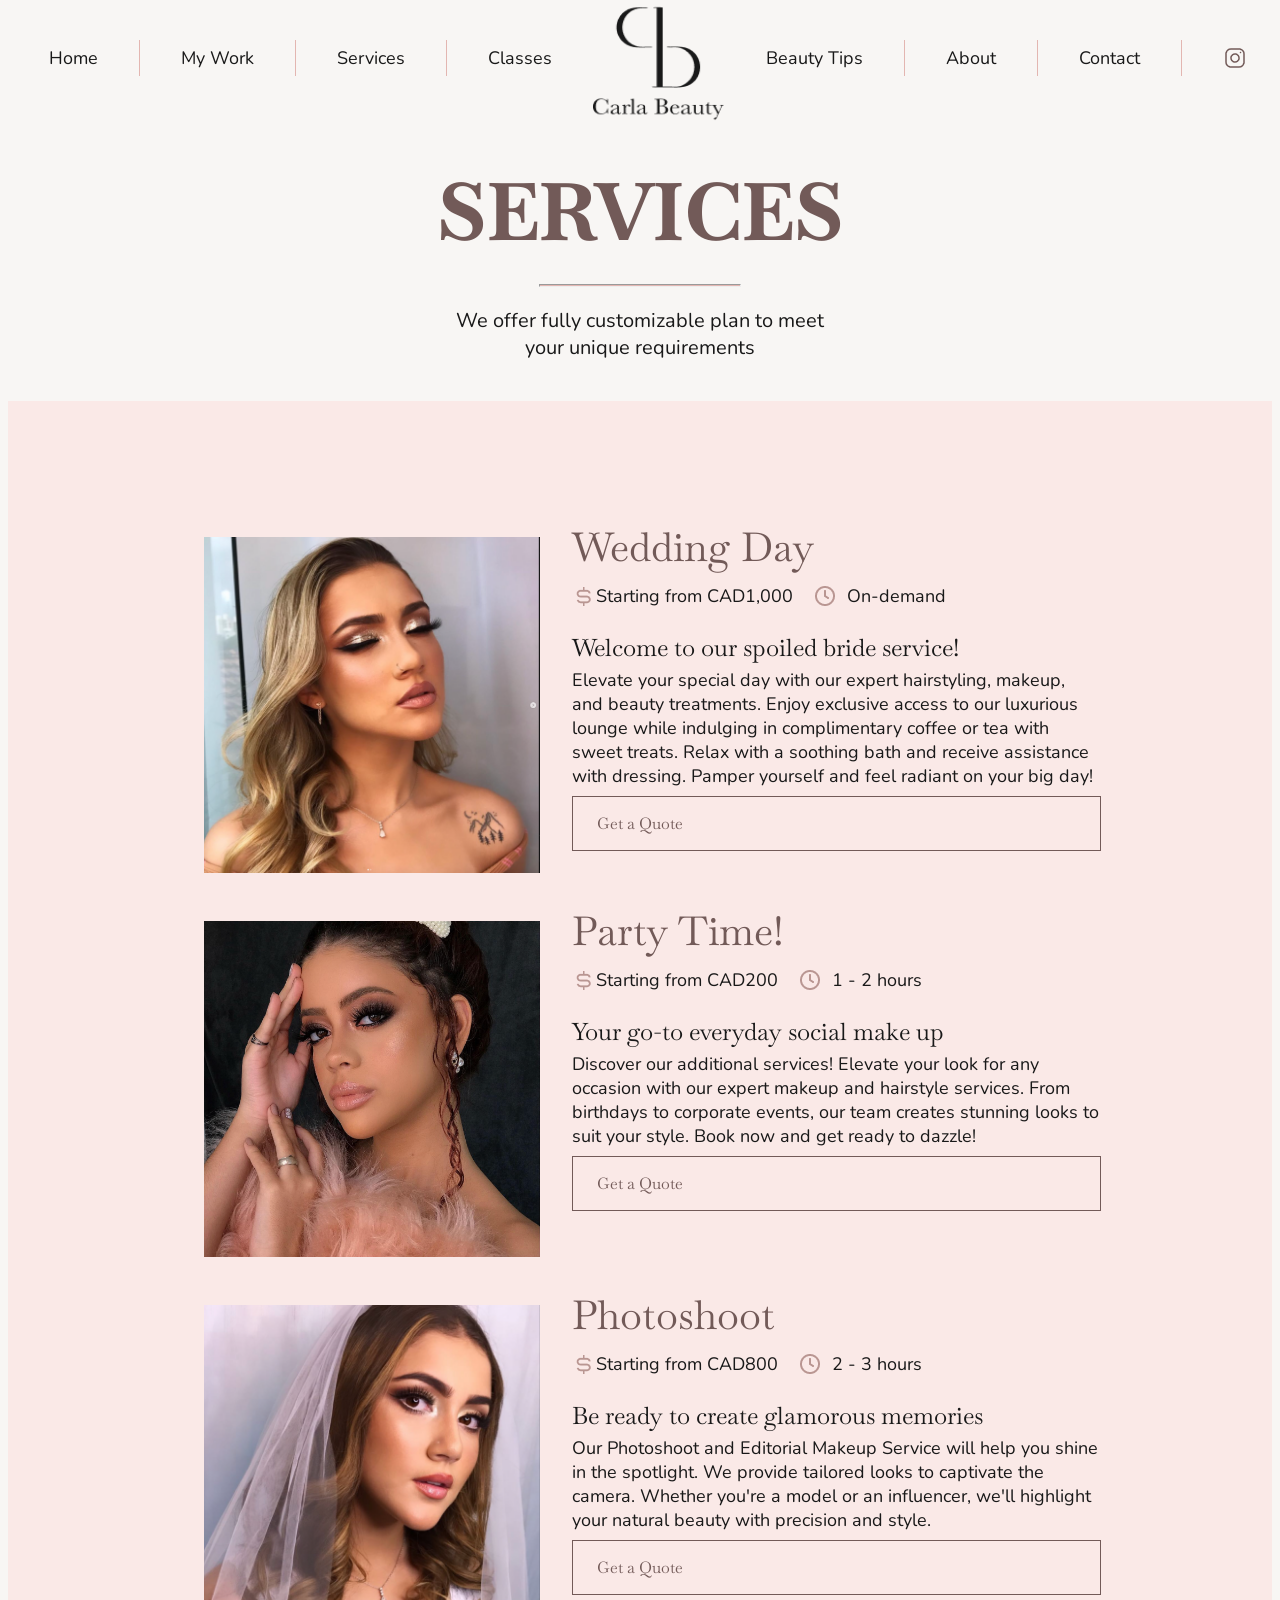
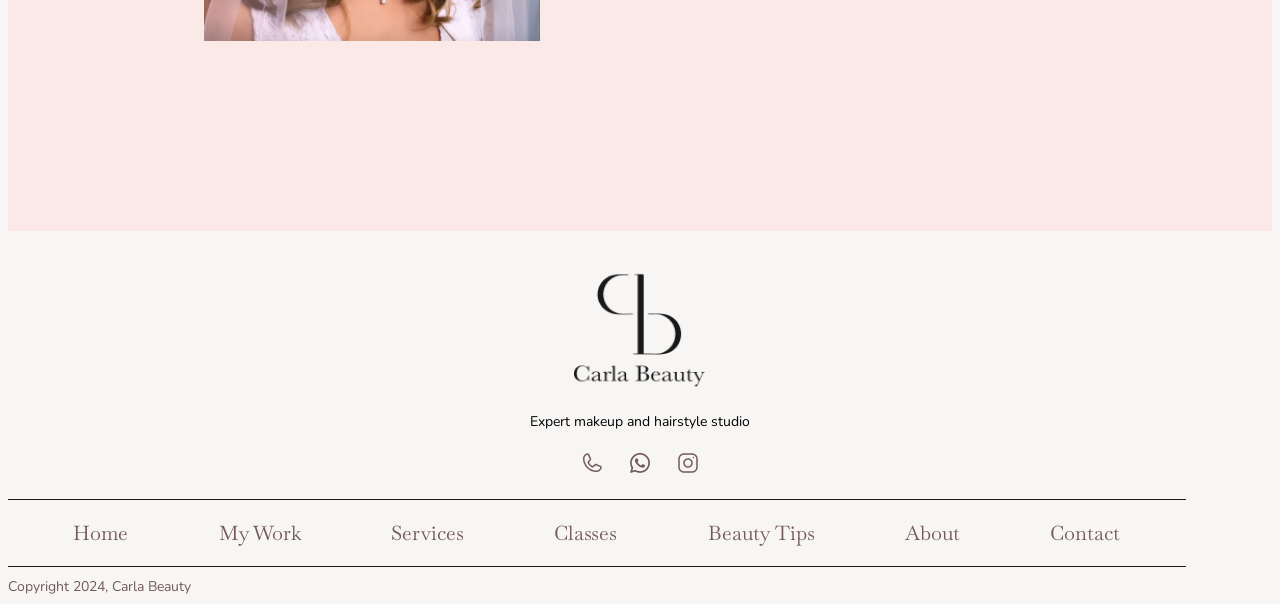
<file: pages/services.html>
<!doctype html>
<html lang="en">
  <head>
    <meta charset="UTF-8" />
    <title>Services</title>

    <link
      href="https://fonts.googleapis.com/css2?family=Baskervville:ital,wght@0,400..700;1,400..700&display=swap"
      rel="stylesheet"
    />
    <link
      href="https://fonts.googleapis.com/css2?family=Baskervville:ital,wght@0,400..700;1,400..700&family=Nunito:ital,wght@0,200..1000;1,200..1000&display=swap"
      rel="stylesheet"
    />
    <link href="../css/stylesN.css" rel="stylesheet" />

    <script src="../js/scryptN.js"></script>
  </head>
  <body>
    <div class="headder">
        <div class="navBar classesPrice">
            <a href="../pages/Home">Home</a> <div class="vertLine"></div>
            <a href="../pages/myWork.html">My Work</a><div class="vertLine"></div>
            <a href="../pages/services.html">Services</a><div class="vertLine"></div>
            <a href="../pages/classes.html">Classes</a>
            <img src="../assets/logo2.png" alt="CB logo" width="132" height="125">
            <a href="../pages/beautyTips.html">Beauty Tips</a><div class="vertLine"></div>
            <a href="../pages/about.html">About</a><div class="vertLine"></div>
            <a href="../pages/contact.html">Contact</a><div class="vertLine"></div>
            <img src="../assets/Frame 44.png">
        </div>
      <h1>Services</h1>
      <hr class="line"></div>
       <div class="subTitle">
            We offer fully customizable plan to meet<br>your unique requirements
        </div>
    </div>
    <div class="mainBody">
        <div class="serviceMB">
            <div class="srvices">
                <img class="imageInstructor" src="../assets/services/0670fb3900c1b49e539d93c1f43b21f0bbabcacf.png" alt="instructor 1">
                <div class="servicesText">
                    <div class="classesHead">Wedding Day</div>
                    <div class="classesPrice"><img src="../assets/tabler_clock-hour-4.png"> Starting from CAD1,000&nbsp;&nbsp;&nbsp;&nbsp;<img src="../assets/tabler_clock-hour-4 (1).png">&nbsp;&nbsp;On-demand</div>
                    <div class="shotrDesc">Welcome to our spoiled bride service!</div>
                    <div class="fullDesc">Elevate your special day with our expert hairstyling, makeup, and beauty treatments. 
                        Enjoy exclusive access to our luxurious lounge while indulging in complimentary coffee or tea with sweet treats. 
                        Relax with a soothing bath and receive assistance with dressing. Pamper yourself and feel radiant on your big day!
                    </div>
                    <div class="getQ">Get a Quote</div>
                </div>
            </div>
            <div class="srvices">
                <img class="imageInstructor" src="../assets/services/1abf27113212777580afa3d2c8352877b34e3c90.png" alt="instructor 2">
                <div class="servicesText">
                    <div class="classesHead">Party Time!</div>
                    <div class="classesPrice"><img src="../assets/tabler_clock-hour-4.png"> Starting from CAD200&nbsp;&nbsp;&nbsp;&nbsp;<img src="../assets/tabler_clock-hour-4 (1).png">&nbsp;&nbsp;1 - 2 hours</div>
                    <div class="shotrDesc">Your go-to everyday social make up</div>
                    <div class="fullDesc">Discover our additional services! Elevate your look for any occasion with our expert makeup and
                         hairstyle services. From birthdays to corporate events, our team creates stunning looks to suit your style.
                          Book now and get ready to dazzle!
                    </div>
                    <div class="getQ">Get a Quote</div>
                </div>
            </div>
            <div class="srvices">
                    <img class="imageInstructor" src="../assets/services/e2d5322cdae5cec86683b58990c19d6959e56de9.png" alt="instructor 3">
                    <div class="servicesText">
                    <div class="classesHead">Photoshoot</div>
                    <div class="classesPrice"><img src="../assets/tabler_clock-hour-4.png"> Starting from CAD800&nbsp;&nbsp;&nbsp;&nbsp;<img src="../assets/tabler_clock-hour-4 (1).png">&nbsp;&nbsp;2 - 3 hours</div>
                    <div class="shotrDesc">Be ready to create glamorous memories</div>
                    <div class="fullDesc">Our Photoshoot and Editorial Makeup Service will help you shine in the spotlight. 
                        We provide tailored looks to captivate the camera. Whether you're a model or an influencer, 
                        we'll highlight your natural beauty with precision and style.
                    </div>
                    <div class="getQ">Get a Quote</div>
                </div>
            </div>
            </div>
        </div>
    </div>
    <div class="footer">
      <div class="footerLogo">
        <div class="logo">
          <img
            src="../assets/logo2.png"
            alt="CB logo"
            width="132"
            height="125"
          />
        </div>
        <div class="logoText">Expert makeup and hairstyle studio</div>
        <div class="socil"><img src="../assets/social.png" /></div>
      </div>
      <div class="footerLinks">
        <div class="footerLinkItems"><a href="../index.html">Home</a></div>
        <div class="footerLinkItems"><a href="../pages/myWork.html">My Work</a></div>
        <div class="footerLinkItems">Services</div>
        <div class="footerLinkItems"><a href="../pages/classes.html" target="_self">Classes</a></div>
        <div class="footerLinkItems"><a href="../pages/beautyTips.html">Beauty Tips</a></div>
        <div class="footerLinkItems"><a href="../pages/about.html">About</a></div>
        <div class="footerLinkItems"><a href="../pages/contact.html">Contact</a></div>
      </div>
      <div class="copyRight">Copyright 2024, Carla Beauty</div>
    </div>
  </body>
</html>
</file>
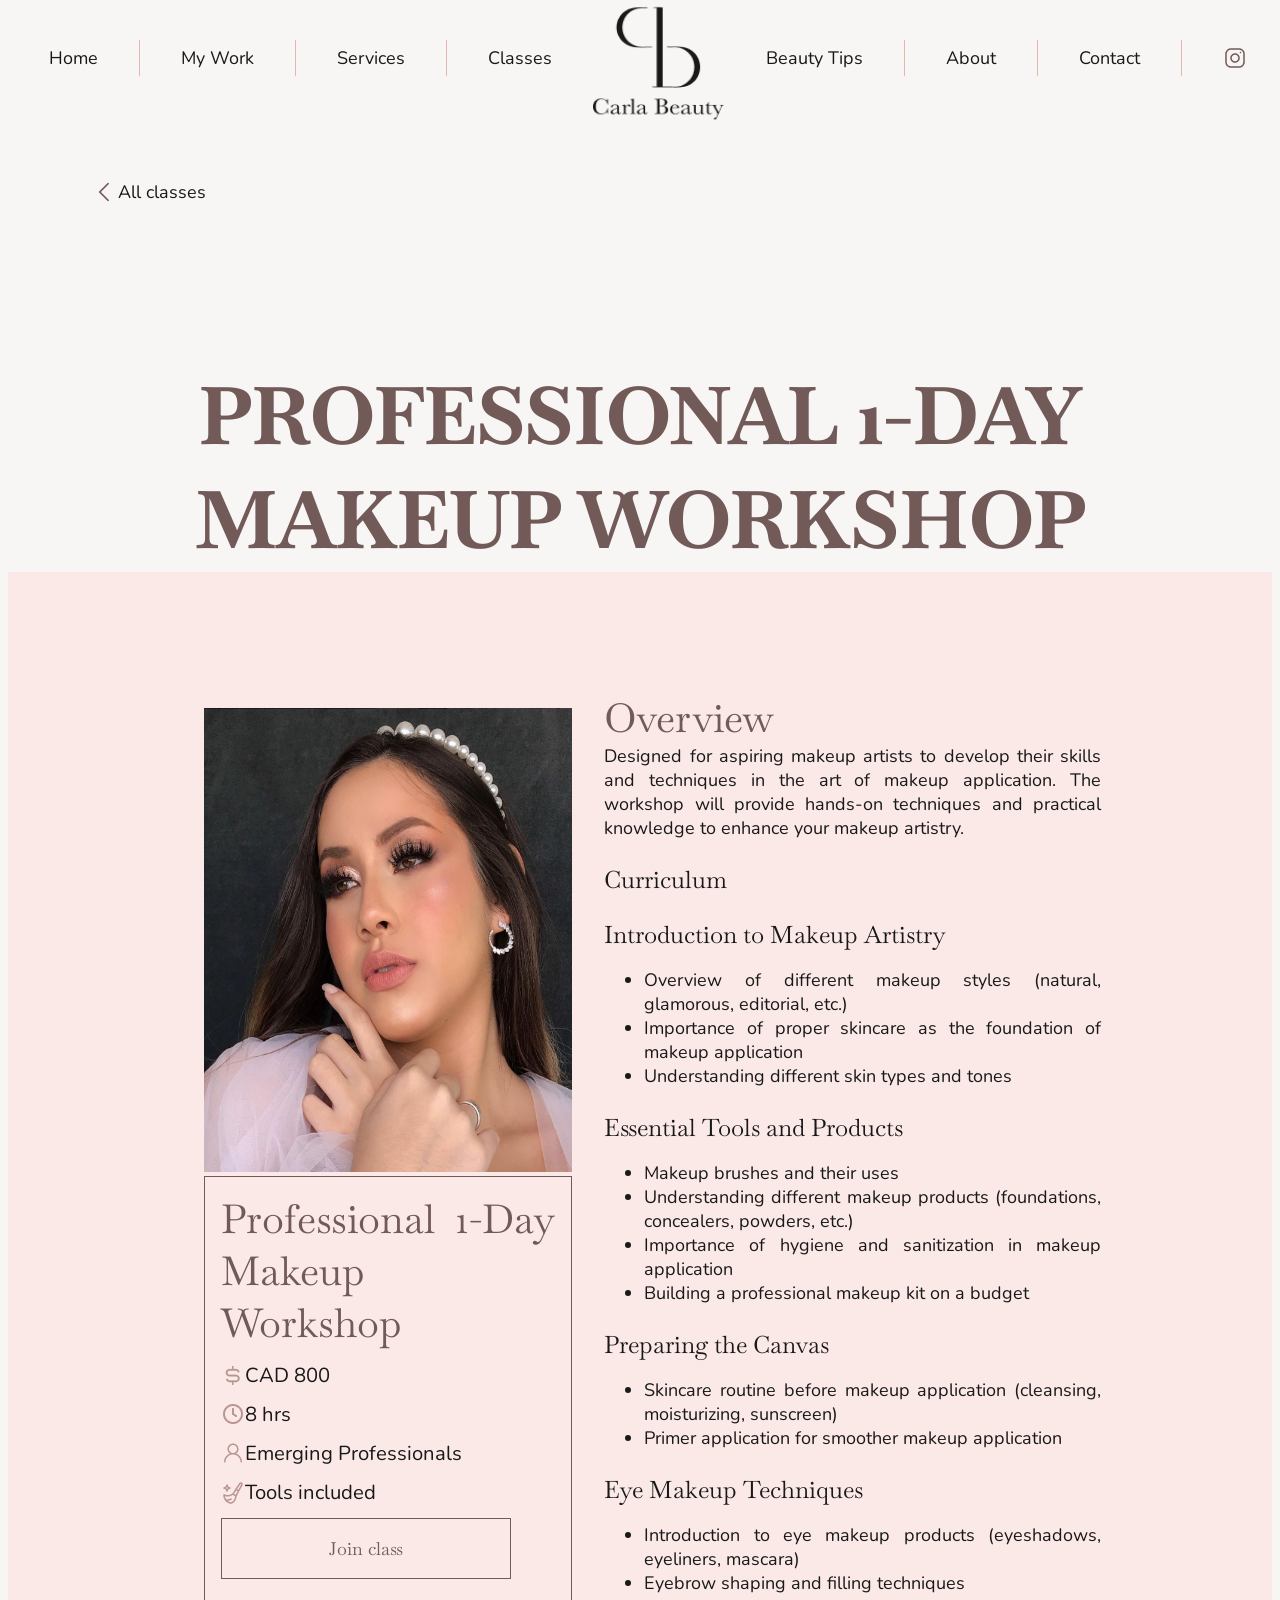
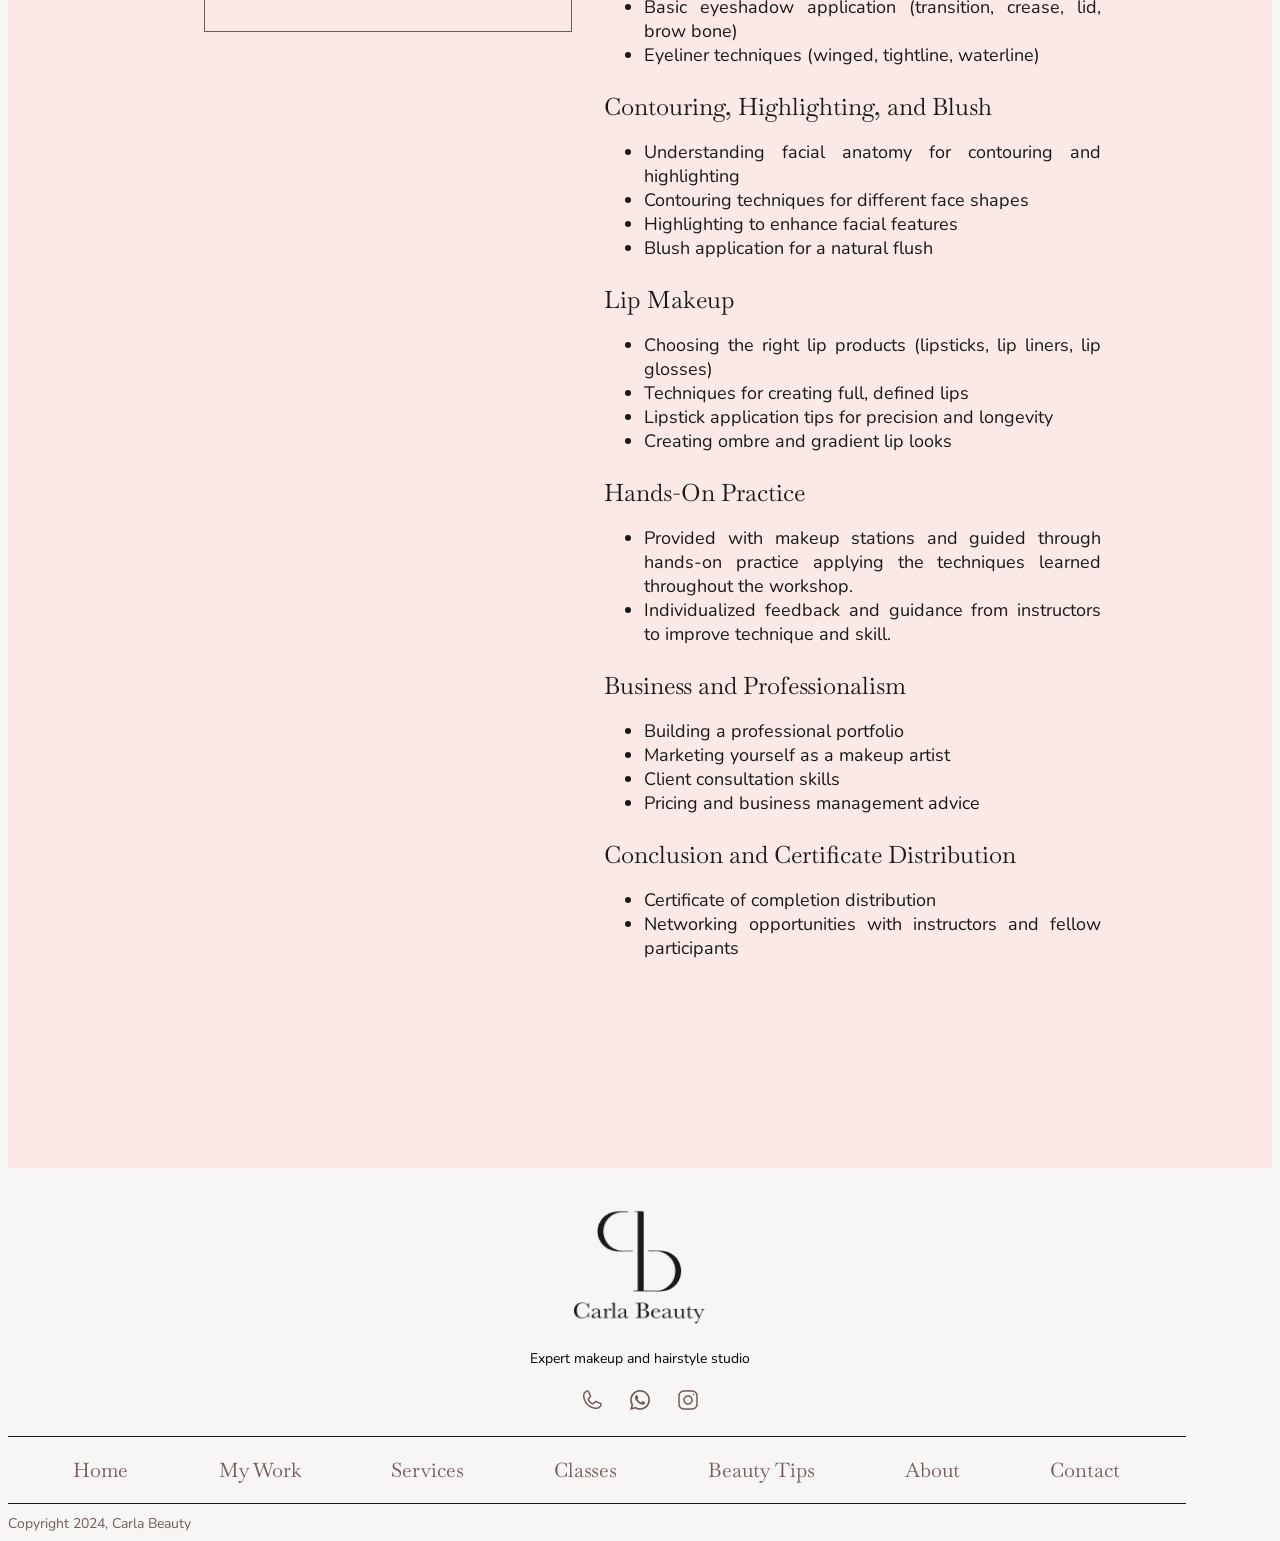
<file: pages/teachers/1dayteacher.html>
<!doctype html>
<html lang="en">
  <head>
    <meta charset="UTF-8" />
    <title>Classes</title>

    <link
      href="https://fonts.googleapis.com/css2?family=Baskervville:ital,wght@0,400..700;1,400..700&display=swap"
      rel="stylesheet"
    />
    <link
      href="https://fonts.googleapis.com/css2?family=Baskervville:ital,wght@0,400..700;1,400..700&family=Nunito:ital,wght@0,200..1000;1,200..1000&display=swap"
      rel="stylesheet"
    />
    <link href="../../css/stylesN.css" rel="stylesheet" />

    <script src="../../js/scryptN.js"></script>
  </head>
  <body>
    <div>
        <a class="classesPrice goBack" href="../../pages/classes.html"><img src="../../assets/material-symbols-light_arrow-back-ios.png" alt="go back">&nbsp;All classes
        </a>
    </div>    <div class="headder">
        <div class="navBar classesPrice">
            <a href="../../pages/Home.html">Home</a> <div class="vertLine"></div>
            <a href="../../pages/myWork.html">My Work</a><div class="vertLine"></div>
            <a href="../../pages/services.html">Services</a><div class="vertLine"></div>
            <a href="../../pages/classes.html">Classes</a>
            <img src="../../assets/logo2.png" alt="CB logo" width="132" height="125">
            <a href="../../pages/beautyTips.html">Beauty Tips</a><div class="vertLine"></div>
            <a href="../../pages/about.html">About</a><div class="vertLine"></div>
            <a href="../../pages/contact.html">Contact</a><div class="vertLine"></div>
            <img src="../../assets/Frame 44.png">
        </div>
      <h1 class="headder">Professional 1-Day<br>Makeup Workshop  </h1>
        <div class="mainBody">
            <div class="serviceMB">
                <div class="classInstructor srvices">
                    <div>
                        <img class="imageInstructor" src="../../assets/classes/b12a4dde49a9e39b455bdb866e1b7d02d3fd5d4e.png" alt="instructor 2"/>
                        <div class="underInstrInfo">
                            <div class="classesHead justyfyLeft">Professional 1-Day Makeup Workshop</div>
                            <div class="fullDesc justyfyLeft">
                                <div class="classesPrice"><img src="../../assets/tabler_clock-hour-4.png">CAD 800</div>
                                <div class="classesPrice"><img src="../../assets/tabler_clock-hour-4 (1).png">8 hrs</div>
                                <div class="classesPrice"><img src="../../assets//octicon_person-24.png">Emerging Professionals</div>
                                <div class="classesPrice"><img src="../../assets/blush-brush-02.png">Tools included</div>
                                <div class="getQ classesButton"><a href="" target="_self">Join class</a></div>
                            </div>
                        </div>
                    </div>
                    <div class="servicesText">
                        <div class="classesHead justyfyLeft">Overview</div>
                        <div class="fullDesc justyfyLeft">
                            Designed for aspiring makeup artists to develop their skills and techniques in the art of makeup application. 
                            The workshop will provide hands-on techniques and practical knowledge to enhance your makeup artistry.
                        </div>
                        <div class="shotrDesc justyfyLeft">Curriculum</div>
                        <div class="shotrDesc justyfyLeft">Introduction to Makeup Artistry</div>
                        <div class="fullDesc justyfyLeft">
                            <ul>
                            <li>Overview of different makeup styles (natural, glamorous, editorial, etc.)</li>
                            <li>Importance of proper skincare as the foundation of makeup application</li>
                            <li>Understanding different skin types and tones</li>
                            </ul>
                        </div>
                        <div class="shotrDesc justyfyLeft">Essential Tools and Products</div>
                        <div class="fullDesc justyfyLeft">
                            <ul>
                                <li>Makeup brushes and their uses</li>
                                <li>Understanding different makeup products (foundations, concealers, powders, etc.)</li>
                                <li>Importance of hygiene and sanitization in makeup application</li>
                                <li>Building a professional makeup kit on a budget</li>
                            </ul>
                        </div>
                        <div class="shotrDesc justyfyLeft">Preparing the Canvas</div>
                        <div class="fullDesc justyfyLeft">
                            <ul>
                                <li>Skincare routine before makeup application (cleansing, moisturizing, sunscreen)</li>
                                <li>Primer application for smoother makeup application</li>
                            </ul>
                        </div>
                        <div class="shotrDesc justyfyLeft">Eye Makeup Techniques</div>
                        <div class="fullDesc justyfyLeft">
                            <ul>
                                <li>Introduction to eye makeup products (eyeshadows, eyeliners, mascara)</li>
                                <li>Eyebrow shaping and filling techniques</li>
                                <li>Basic eyeshadow application (transition, crease, lid, brow bone)</li>
                                <li>Eyeliner techniques (winged, tightline, waterline)</li>
                            </ul>
                        </div>
                        <div class="shotrDesc justyfyLeft">Contouring, Highlighting, and Blush</div>
                        <div class="fullDesc justyfyLeft">
                            <ul>
                                <li>Understanding facial anatomy for contouring and highlighting</li>
                                <li>Contouring techniques for different face shapes</li>
                                <li>Highlighting to enhance facial features</li>
                                <li>Blush application for a natural flush</li>
                            </ul>
                        </div>
                        <div class="shotrDesc justyfyLeft">Lip Makeup</div>
                        <div class="fullDesc justyfyLeft">
                            <ul>
                                <li>Choosing the right lip products (lipsticks, lip liners, lip glosses)</li>
                                <li>Techniques for creating full, defined lips</li>
                                <li>Lipstick application tips for precision and longevity</li>
                                <li>Creating ombre and gradient lip looks</li>
                            </ul>
                        </div>
                        <div class="shotrDesc justyfyLeft">Hands-On Practice</div>
                        <div class="fullDesc justyfyLeft">
                            <ul>
                                <li>Provided with makeup stations and guided through hands-on practice applying the techniques learned throughout the workshop.</li>
                                <li>Individualized feedback and guidance from instructors to improve technique and skill.</li>
                            </ul>
                        </div>
                        <div class="shotrDesc justyfyLeft">Business and Professionalism</div>
                        <div class="fullDesc justyfyLeft">
                            <ul>
                                <li>Building a professional portfolio</li>
                                <li>Marketing yourself as a makeup artist</li>
                                <li>Client consultation skills</li>
                                <li>Pricing and business management advice</li>
                            </ul>
                        </div>
                        <div class="shotrDesc justyfyLeft">Conclusion and Certificate Distribution</div>
                        <div class="fullDesc justyfyLeft">
                            <ul>
                                <li>Certificate of completion distribution</li>
                                <li>Networking opportunities with instructors and fellow participants</li>
                            </ul>
                        </div>
                    </div>
                </div>
            </div>
        </div>
    </div>
    </div>
    <div class="footer">
      <div class="footerLogo">
        <div class="logo">
          <img
            src="../../assets/logo2.png"
            alt="CB logo"
            width="132"
            height="125"
          />
        </div>
        <div class="logoText">Expert makeup and hairstyle studio</div>
        <div class="socil"><img src="../../assets/social.png" /></div>
      </div>
      <div class="footerLinks">
        <div class="footerLinkItems"><a href="../../index.html">Home</a></div>
        <div class="footerLinkItems">
          <a href="../../pages/myWork.html">My Work</a>
        </div>
        <div class="footerLinkItems">
          <a href="../../pages/services.html" target="_self">Services</a>
        </div>
        <div class="footerLinkItems">
          <a href="../../pages/classes.html" target="_self">Classes</a>
        </div>
        <div class="footerLinkItems">
          <a href="../../pages/beautyTips.html">Beauty Tips</a>
        </div>
        <div class="footerLinkItems">
          <a href="../../pages/about.html">About</a>
        </div>
        <div class="footerLinkItems">
          <a href="../../pages/contact.html">Contact</a>
        </div>
      </div>
      <div class="copyRight">Copyright 2024, Carla Beauty</div>
    </div>
  </body>
</html>
</file>
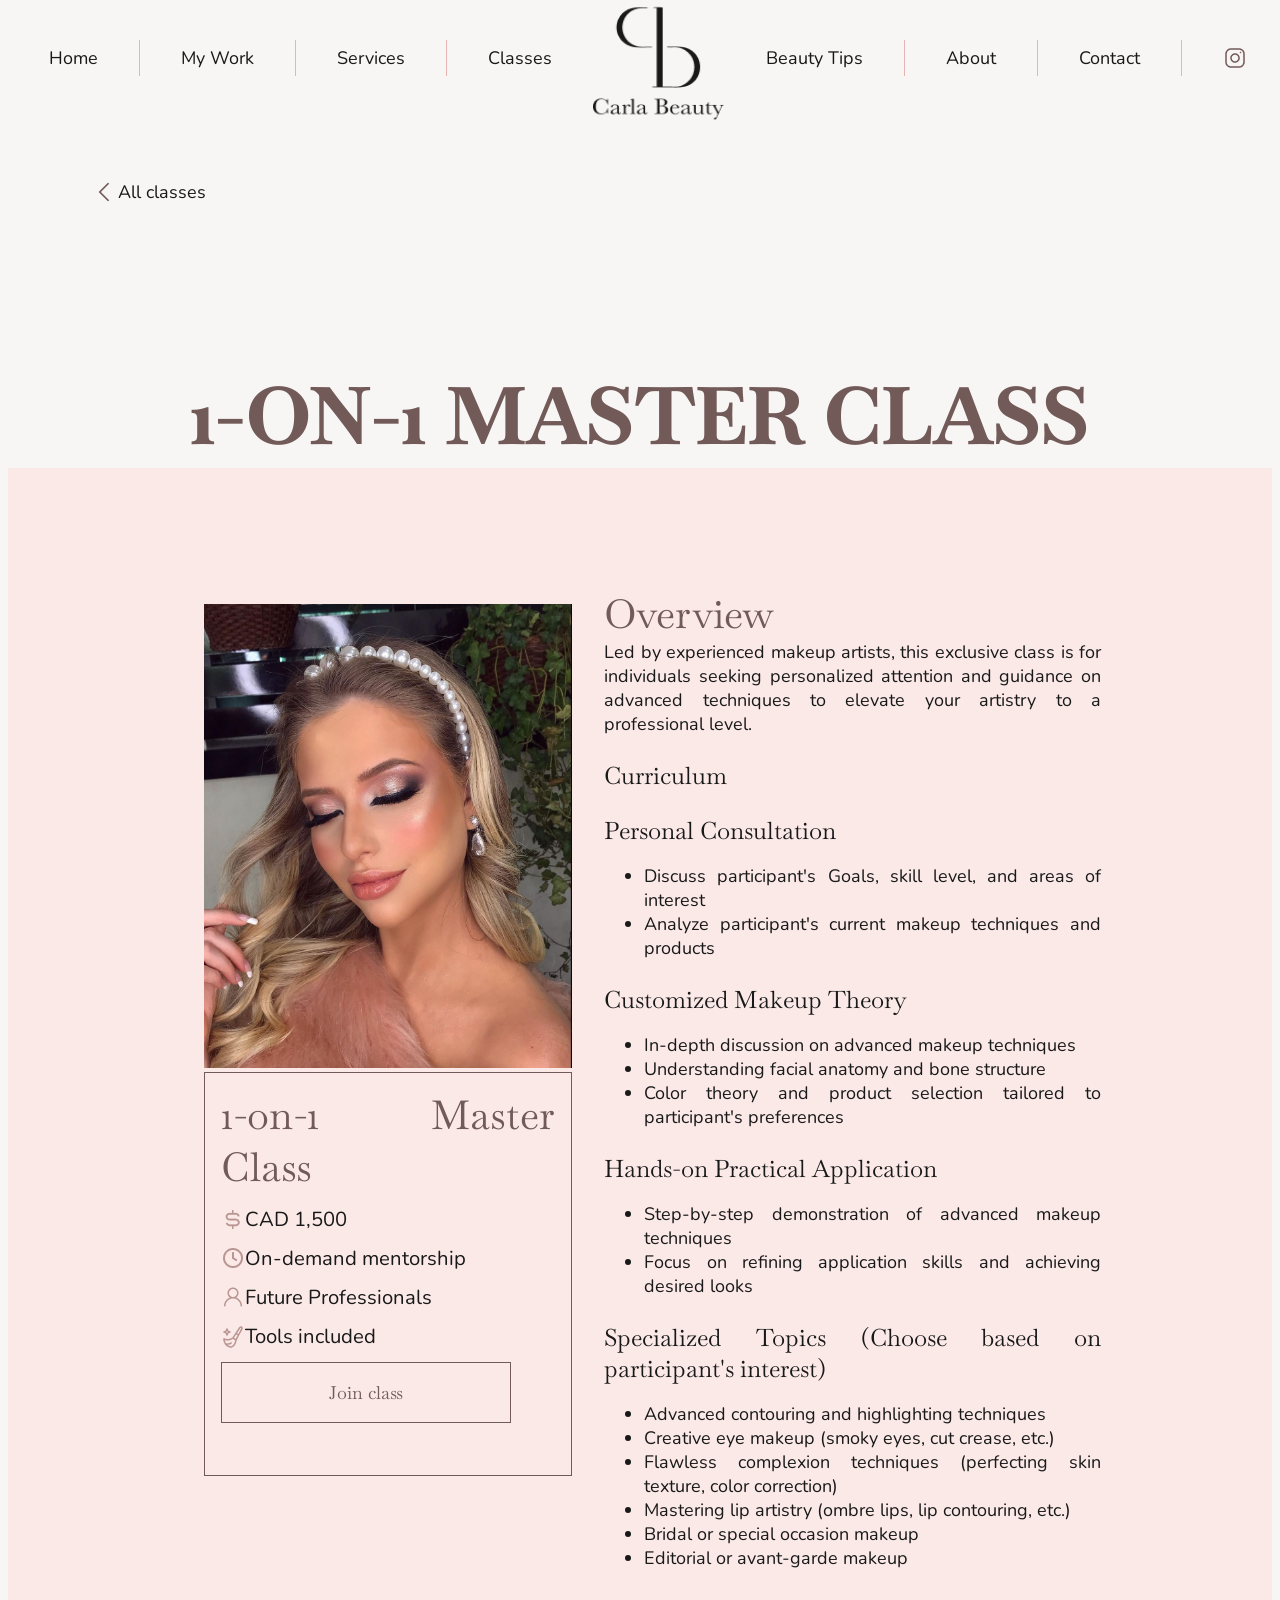
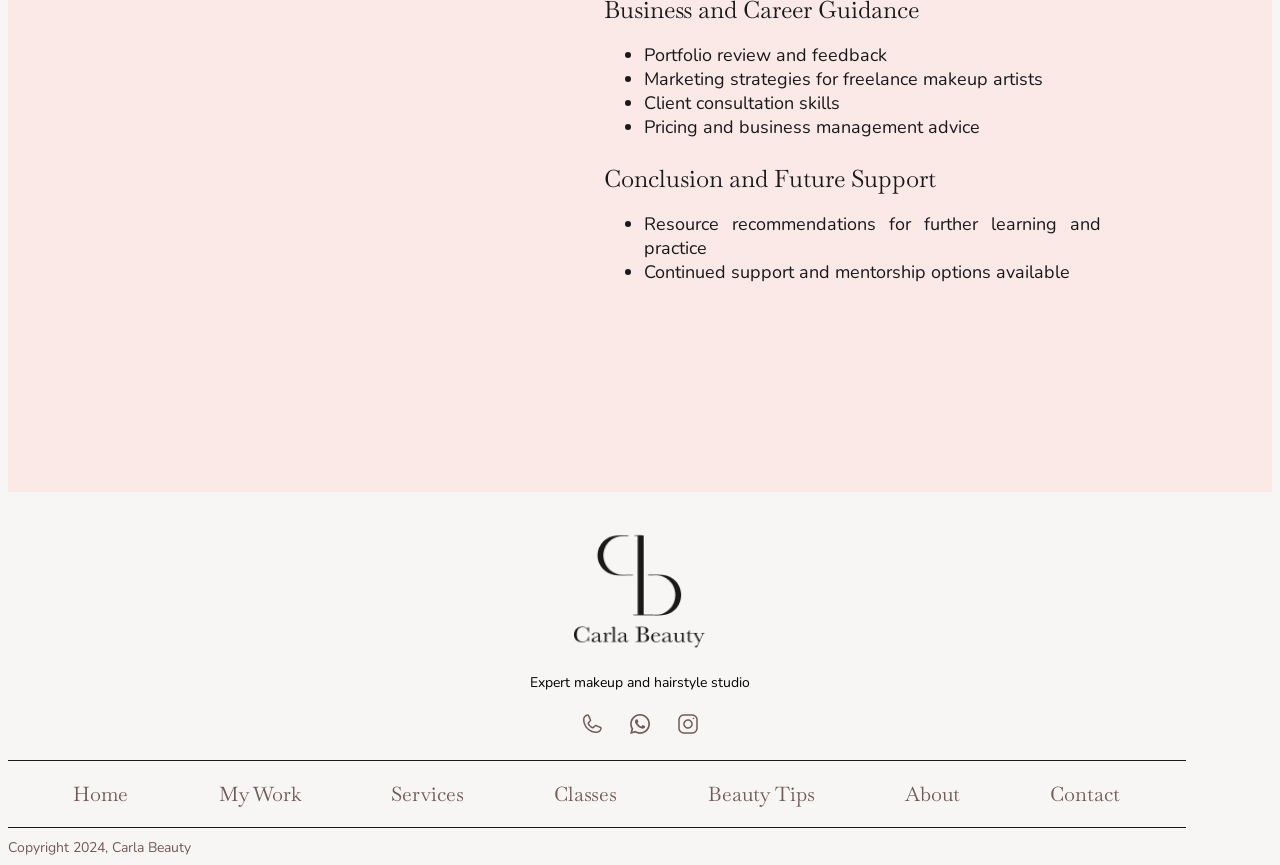
<file: pages/teachers/1on1teacher.html>
<!doctype html>
<html lang="en">
  <head>
    <meta charset="UTF-8" />
    <title>Classes</title>

    <link
      href="https://fonts.googleapis.com/css2?family=Baskervville:ital,wght@0,400..700;1,400..700&display=swap"
      rel="stylesheet"
    />
    <link
      href="https://fonts.googleapis.com/css2?family=Baskervville:ital,wght@0,400..700;1,400..700&family=Nunito:ital,wght@0,200..1000;1,200..1000&display=swap"
      rel="stylesheet"
    />
    <link href="../../css/stylesN.css" rel="stylesheet" />

    <script src="../../js/scryptN.js"></script>
  </head>
  <body>
    <div>
        <a class="classesPrice goBack" href="../classes.html"><img src="../../assets/material-symbols-light_arrow-back-ios.png" alt="go back">&nbsp;All classes
        </a>
    </div>
    <div class="headder">
        <div class="navBar classesPrice">
            <a href="../../pages/Home">Home</a> <div class="vertLine"></div>
            <a href="../../pages/myWork.html">My Work</a><div class="vertLine"></div>
            <a href="../../pages/services.html">Services</a><div class="vertLine"></div>
            <a href="../../pages/classes.html">Classes</a>
            <img src="../../assets/logo2.png" alt="CB logo" width="132" height="125">
            <a href="../../pages/beautyTips.html">Beauty Tips</a><div class="vertLine"></div>
            <a href="../../pages/about.html">About</a><div class="vertLine"></div>
            <a href="../../pages/contact.html">Contact</a><div class="vertLine"></div>
            <img src="../../assets/Frame 44.png">
        </div>
    </div>
      <h1 class="headder">1-on-1 Master Class</h1>
        <div class="mainBody">
            <div class="serviceMB">
                <div class="classInstructor srvices">
                    <div>
                        <img class="imageInstructor" src="../../assets/classes/aa50e62bb6f93ef64d67c674c5f1af25fe89d1d5.png" alt="instructor 1"/>
                        <div class="underInstrInfo">
                            <div class="classesHead justyfyLeft">1-on-1 Master Class</div>
                            <div class="fullDesc justyfyLeft">
                                <div class="classesPrice"><img src="../../assets/tabler_clock-hour-4.png">CAD 1,500</div>
                                <div class="classesPrice"><img src="../../assets/tabler_clock-hour-4 (1).png">On-demand mentorship</div>
                                <div class="classesPrice"><img src="../../assets//octicon_person-24.png">Future Professionals</div>
                                <div class="classesPrice"><img src="../../assets/blush-brush-02.png">Tools included</div>
                                <div class="getQ classesButton"><a href="" target="_self">Join class</a></div>
                            </div>
                        </div>
                    </div>
                    <div class="servicesText">
                        <div class="classesHead justyfyLeft">Overview</div>
                        <div class="fullDesc justyfyLeft">
                            Led by experienced makeup artists, this exclusive class is for
                            individuals seeking personalized attention and guidance on
                            advanced techniques to elevate your artistry to a professional
                            level.
                        </div>
                        <div class="shotrDesc justyfyLeft">Curriculum</div>
                        <div class="shotrDesc justyfyLeft">Personal Consultation</div>
                        <div class="fullDesc justyfyLeft">
                            <ul>
                            <li>Discuss participant's Goals, skill level, and areas of interest</li>
                            <li>Analyze participant's current makeup techniques and products</li>
                            </ul>
                        </div>
                        <div class="shotrDesc justyfyLeft">Customized Makeup Theory</div>
                        <div class="fullDesc justyfyLeft">
                            <ul>
                                <li>In-depth discussion on advanced makeup techniques</li>
                                <li>Understanding facial anatomy and bone structure</li>
                                <li>Color theory and product selection tailored to participant's preferences</li>
                            </ul>
                        </div>
                        <div class="shotrDesc justyfyLeft">Hands-on Practical Application</div>
                        <div class="fullDesc justyfyLeft">
                            <ul>
                                <li>Step-by-step demonstration of advanced makeup techniques</li>
                                <li>Focus on refining application skills and achieving desired looks</li>
                            </ul>
                        </div>
                        <div class="shotrDesc justyfyLeft">Specialized Topics (Choose based on participant's interest)</div>
                        <div class="fullDesc justyfyLeft">
                            <ul>
                                <li>Advanced contouring and highlighting techniques</li>
                                <li>Creative eye makeup (smoky eyes, cut crease, etc.)</li>
                                <li>Flawless complexion techniques (perfecting skin texture, color correction)</li>
                                <li>Mastering lip artistry (ombre lips, lip contouring, etc.)</li>
                                <li>Bridal or special occasion makeup</li>
                                <li>Editorial or avant-garde makeup</li>
                            </ul>
                        </div>
                        <div class="shotrDesc justyfyLeft">Business and Career Guidance</div>
                        <div class="fullDesc justyfyLeft">
                            <ul>
                                <li>Portfolio review and feedback</li>
                                <li>Marketing strategies for freelance makeup artists</li>
                                <li>Client consultation skills</li>
                                <li>Pricing and business management advice</li>
                            </ul>
                        </div>
                        <div class="shotrDesc justyfyLeft">Conclusion and Future Support</div>
                        <div class="fullDesc justyfyLeft">
                            <ul>
                                <li>Resource recommendations for further learning and practice</li>
                                <li>Continued support and mentorship options available</li>
                            </ul>
                        </div>
                    </div>
                </div>
            </div>
        </div>
    </div>
    </div>
    <div class="footer">
      <div class="footerLogo">
        <div class="logo">
          <img
            src="../../assets/logo2.png"
            alt="CB logo"
            width="132"
            height="125"
          />
        </div>
        <div class="logoText">Expert makeup and hairstyle studio</div>
        <div class="socil"><img src="../../assets/social.png" /></div>
      </div>
      <div class="footerLinks">
        <div class="footerLinkItems"><a href="../../index.html">Home</a></div>
        <div class="footerLinkItems">
          <a href="../../pages/myWork.html">My Work</a>
        </div>
        <div class="footerLinkItems">
          <a href="../../pages/services.html" target="_self">Services</a>
        </div>
        <div class="footerLinkItems">
          <a href="../../pages/classes.html" target="_self">Classes</a>
        </div>
        <div class="footerLinkItems">
          <a href="../../pages/beautyTips.html">Beauty Tips</a>
        </div>
        <div class="footerLinkItems">
          <a href="../../pages/about.html">About</a>
        </div>
        <div class="footerLinkItems">
          <a href="../../pages/contact.html">Contact</a>
        </div>
      </div>
      <div class="copyRight">Copyright 2024, Carla Beauty</div>
    </div>
  </body>
</html>
</file>
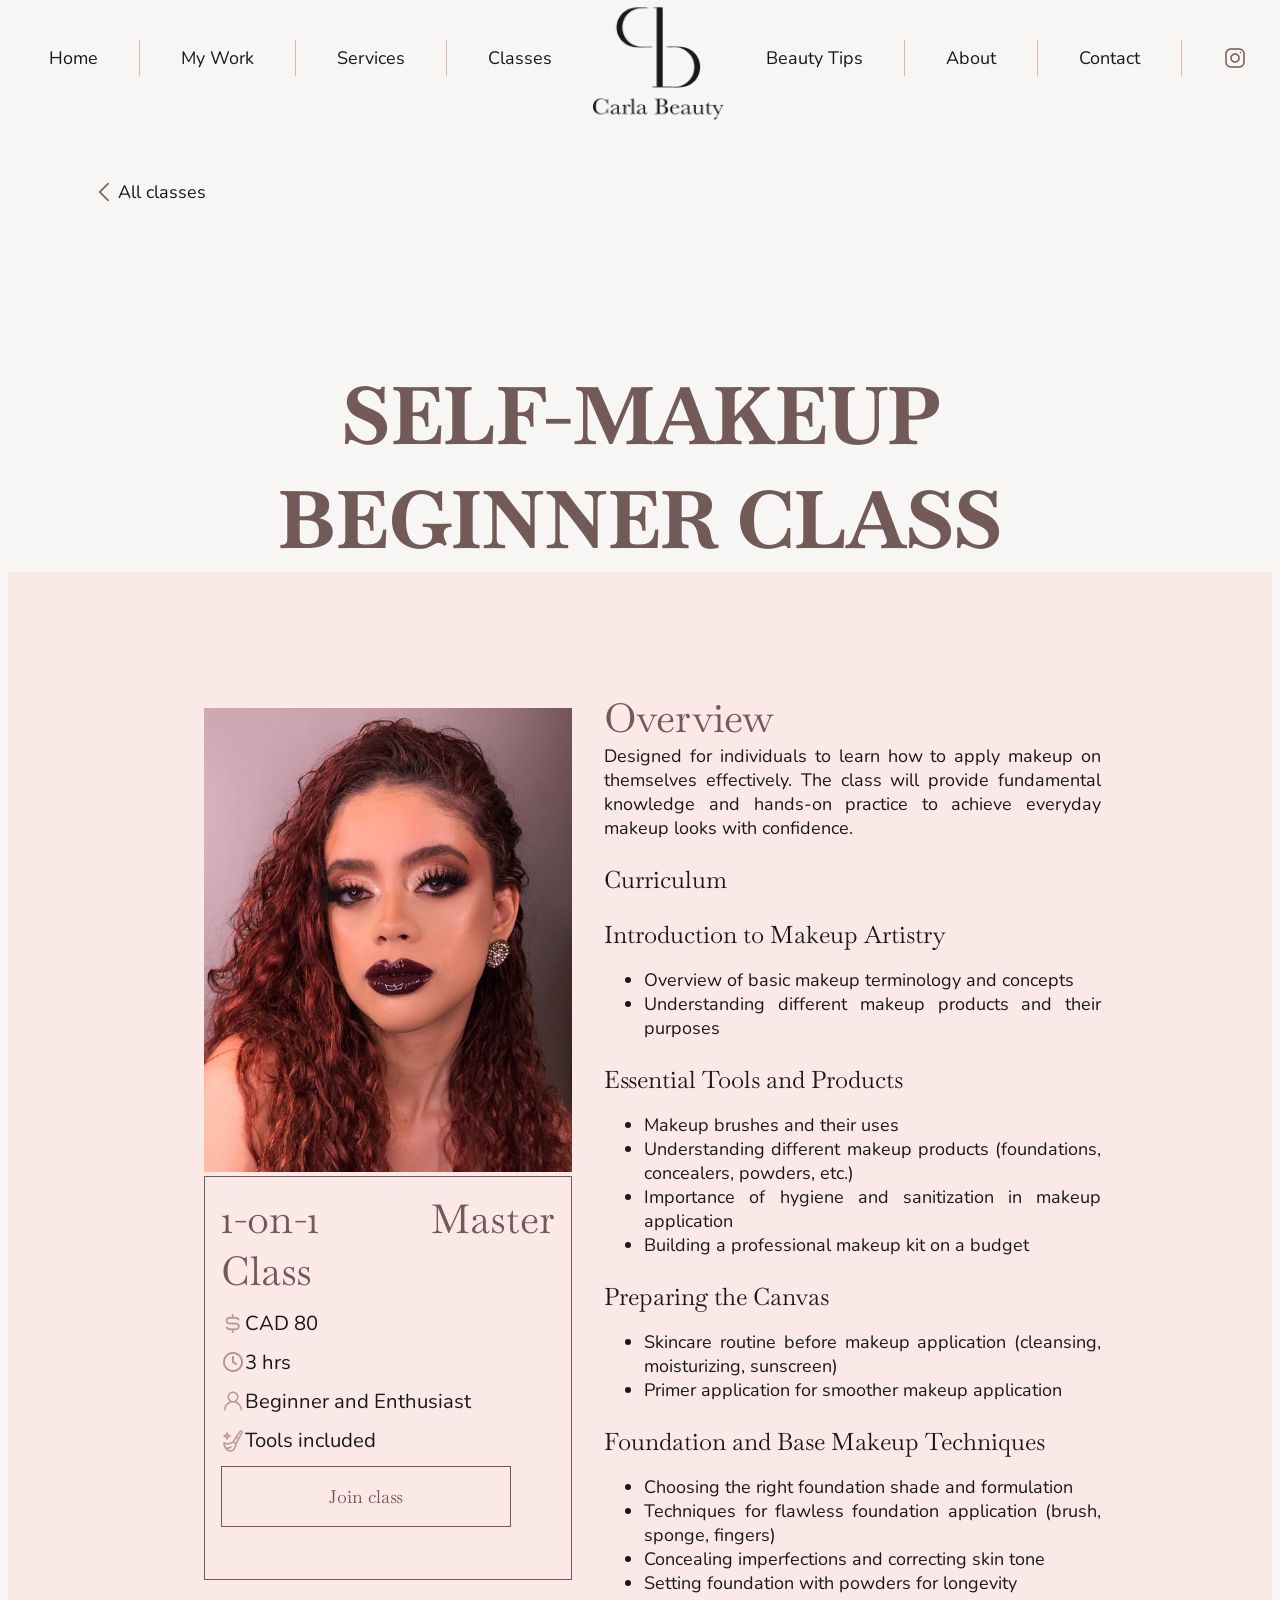
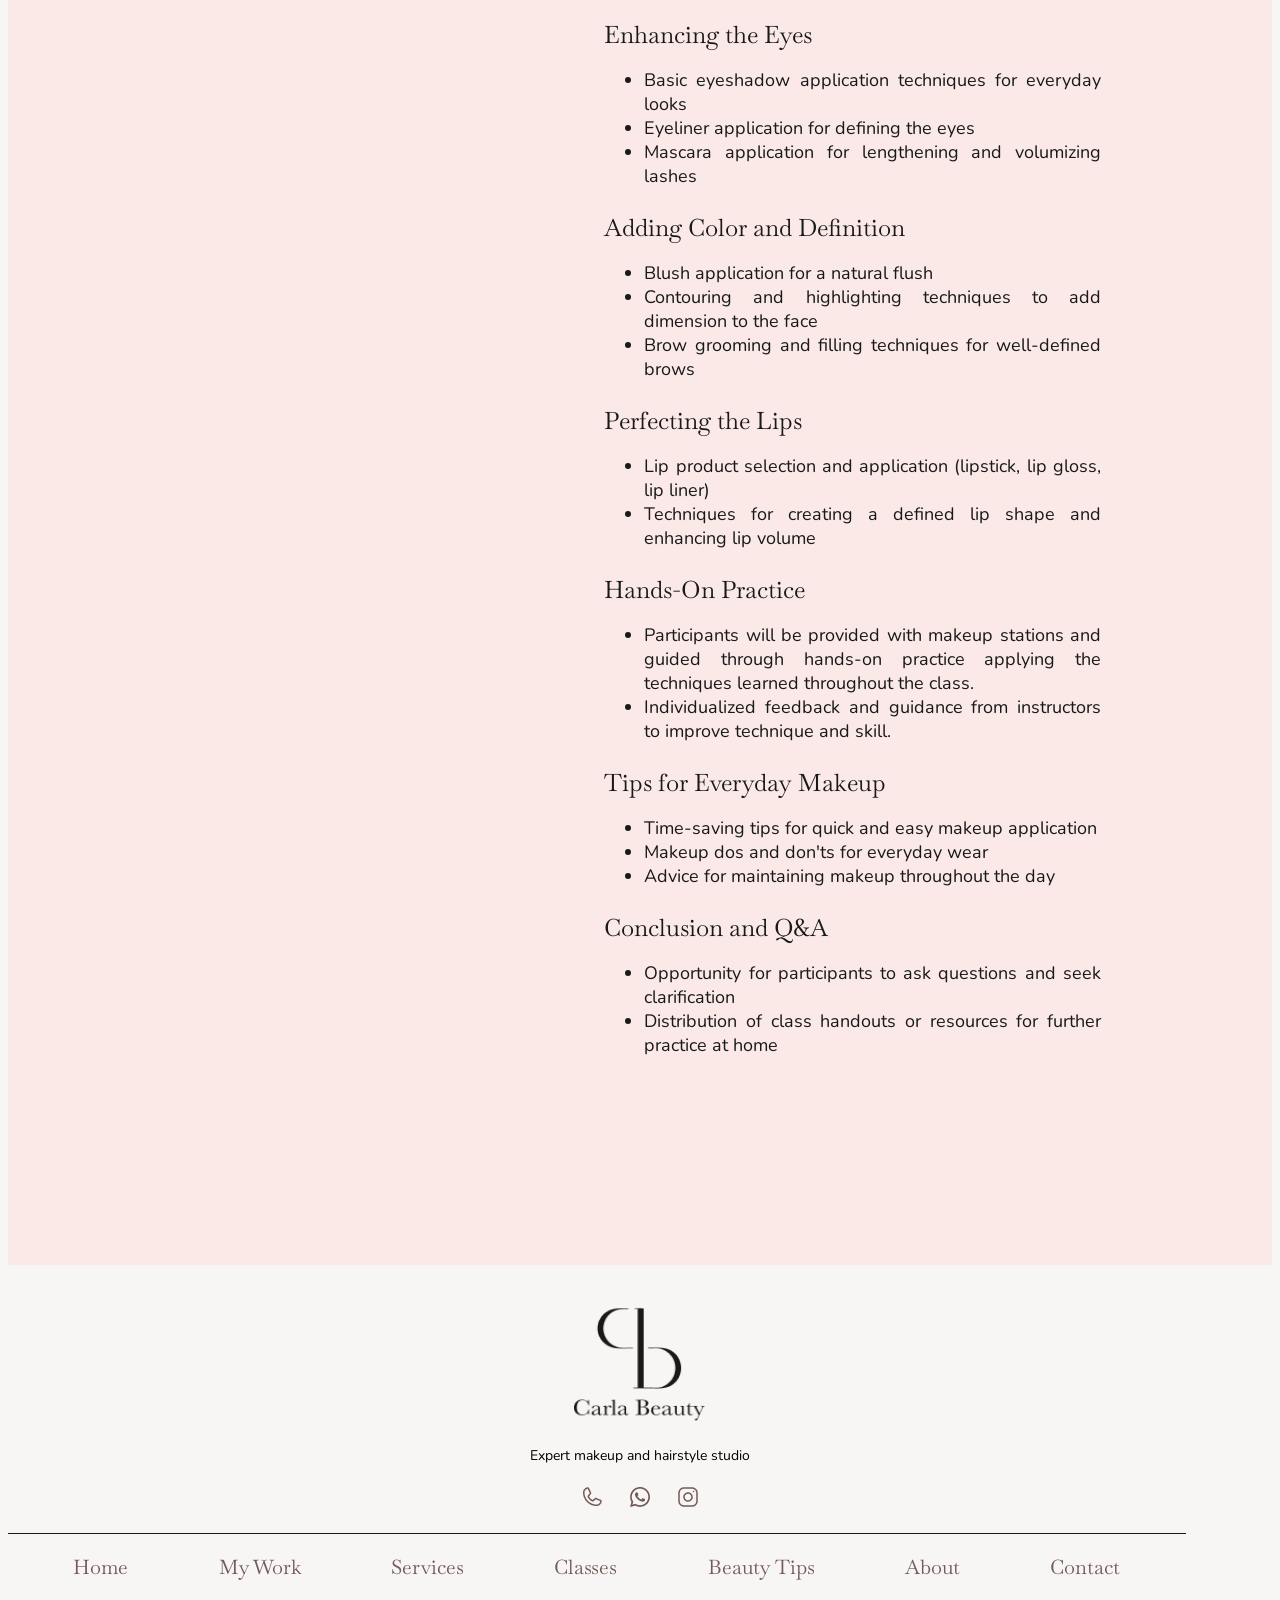
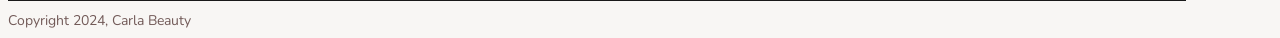
<file: pages/teachers/selfmaketeacher.html>
<!doctype html>
<html lang="en">
  <head>
    <meta charset="UTF-8" />
    <title>Classes</title>

    <link
      href="https://fonts.googleapis.com/css2?family=Baskervville:ital,wght@0,400..700;1,400..700&display=swap"
      rel="stylesheet"
    />
    <link
      href="https://fonts.googleapis.com/css2?family=Baskervville:ital,wght@0,400..700;1,400..700&family=Nunito:ital,wght@0,200..1000;1,200..1000&display=swap"
      rel="stylesheet"
    />
    <link href="../../css/stylesN.css" rel="stylesheet" />

    <script src="../../js/scryptN.js"></script>
  </head>
  <body>
    <div>
        <a class="classesPrice goBack" href="../classes.html"><img src="../../assets/material-symbols-light_arrow-back-ios.png" alt="go back">&nbsp;All classes
        </a>
    </div>    <div class="headder">
        <div class="navBar classesPrice">
            <a href="../../pages/Home">Home</a> <div class="vertLine"></div>
            <a href="../../pages/myWork.html">My Work</a><div class="vertLine"></div>
            <a href="../../pages/services.html">Services</a><div class="vertLine"></div>
            <a href="../../pages/classes.html">Classes</a>
            <img src="../../assets/logo2.png" alt="CB logo" width="132" height="125">
            <a href="../../pages/beautyTips.html">Beauty Tips</a><div class="vertLine"></div>
            <a href="../../pages/about.html">About</a><div class="vertLine"></div>
            <a href="../../pages/contact.html">Contact</a><div class="vertLine"></div>
            <img src="../../assets/Frame 44.png">
        </div>
      <h1 class="headder">Self-Makeup <br>Beginner Class</h1>
        <div class="mainBody">
            <div class="serviceMB">
                <div class="classInstructor srvices">
                    <div>
                        <img class="imageInstructor" src="../../assets/classes/c5f181fbc29f623fa08c045a68cec121b174d9ce.png" alt="instructor 2"/>
                        <div class="underInstrInfo">
                            <div class="classesHead justyfyLeft">1-on-1 Master Class </div>
                            <div class="fullDesc justyfyLeft">
                                <div class="classesPrice"><img src="../../assets/tabler_clock-hour-4.png">CAD 80</div>
                                <div class="classesPrice"><img src="../../assets/tabler_clock-hour-4 (1).png">3 hrs</div>
                                <div class="classesPrice"><img src="../../assets//octicon_person-24.png">Beginner and Enthusiast</div>
                                <div class="classesPrice"><img src="../../assets/blush-brush-02.png">Tools included</div>
                                <div class="getQ classesButton"><a href="" target="_self">Join class</a></div>
                            </div>
                        </div>
                    </div>
                    <div class="servicesText">
                        <div class="classesHead justyfyLeft">Overview</div>
                        <div class="fullDesc justyfyLeft">
                            Designed for individuals to learn how to apply makeup on themselves effectively. 
                            The class will provide fundamental knowledge and hands-on practice to achieve everyday makeup looks with confidence.

                        </div>
                        <div class="shotrDesc justyfyLeft">Curriculum</div>
                        <div class="shotrDesc justyfyLeft">Introduction to Makeup Artistry</div>
                        <div class="fullDesc justyfyLeft">
                            <ul>
                            <li>Overview of basic makeup terminology and concepts</li>
                            <li>Understanding different makeup products and their purposes</li>
                            </ul>
                        </div>
                        <div class="shotrDesc justyfyLeft">Essential Tools and Products</div>
                        <div class="fullDesc justyfyLeft">
                            <ul>
                                <li>Makeup brushes and their uses</li>
                                <li>Understanding different makeup products (foundations, concealers, powders, etc.)</li>
                                <li>Importance of hygiene and sanitization in makeup application</li>
                                <li>Building a professional makeup kit on a budget</li>
                            </ul>
                        </div>
                        <div class="shotrDesc justyfyLeft">Preparing the Canvas</div>
                        <div class="fullDesc justyfyLeft">
                            <ul>
                                <li>Skincare routine before makeup application (cleansing, moisturizing, sunscreen)</li>
                                <li>Primer application for smoother makeup application</li>
                            </ul>
                        </div>
                        <div class="shotrDesc justyfyLeft">Foundation and Base Makeup Techniques</div>
                        <div class="fullDesc justyfyLeft">
                            <ul>
                                <li>Choosing the right foundation shade and formulation</li>
                                <li>Techniques for flawless foundation application (brush, sponge, fingers)</li>
                                <li>Concealing imperfections and correcting skin tone</li>
                                <li>Setting foundation with powders for longevity</li>
                            </ul>
                        </div>
                        <div class="shotrDesc justyfyLeft">Enhancing the Eyes</div>
                        <div class="fullDesc justyfyLeft">
                            <ul>
                                <li>Basic eyeshadow application techniques for everyday looks</li>
                                <li>Eyeliner application for defining the eyes</li>
                                <li>Mascara application for lengthening and volumizing lashes</li>
                            </ul>
                        </div>
                        <div class="shotrDesc justyfyLeft">Adding Color and Definition</div>
                        <div class="fullDesc justyfyLeft">
                            <ul>
                                <li>Blush application for a natural flush</li>
                                <li>Contouring and highlighting techniques to add dimension to the face</li>
                                <li>Brow grooming and filling techniques for well-defined brows</li>
                            </ul>
                        </div>
                        <div class="shotrDesc justyfyLeft">Perfecting the Lips</div>
                        <div class="fullDesc justyfyLeft">
                            <ul>
                                <li>Lip product selection and application (lipstick, lip gloss, lip liner)</li>
                                <li>Techniques for creating a defined lip shape and enhancing lip volume</li>
                            </ul>
                        </div>
                        <div class="shotrDesc justyfyLeft">Hands-On Practice</div>
                        <div class="fullDesc justyfyLeft">
                            <ul>
                                <li>Participants will be provided with makeup stations and guided through hands-on practice applying the techniques learned throughout the class.</li>
                                <li>Individualized feedback and guidance from instructors to improve technique and skill.</li>
                            </ul>
                        </div>
                        <div class="shotrDesc justyfyLeft">Tips for Everyday Makeup</div>
                        <div class="fullDesc justyfyLeft">
                            <ul>
                                <li>Time-saving tips for quick and easy makeup application</li>
                                <li>Makeup dos and don'ts for everyday wear</li>
                                <li>Advice for maintaining makeup throughout the day</li>
                            </ul>
                        </div>
                        <div class="shotrDesc justyfyLeft">Conclusion and Q&A</div>
                        <div class="fullDesc justyfyLeft">
                            <ul>
                                <li>Opportunity for participants to ask questions and seek clarification</li>
                                <li>Distribution of class handouts or resources for further practice at home</li>
                            </ul>
                        </div>
                    </div>
                </div>
            </div>
        </div>
    </div>
    </div>
    <div class="footer">
      <div class="footerLogo">
        <div class="logo">
          <img
            src="../../assets/logo2.png"
            alt="CB logo"
            width="132"
            height="125"
          />
        </div>
        <div class="logoText">Expert makeup and hairstyle studio</div>
        <div class="socil"><img src="../../assets/social.png" /></div>
      </div>
      <div class="footerLinks">
        <div class="footerLinkItems"><a href="../../index.html">Home</a></div>
        <div class="footerLinkItems">
          <a href="../../pages/myWork.html">My Work</a>
        </div>
        <div class="footerLinkItems">
          <a href="../../pages/services.html" target="_self">Services</a>
        </div>
        <div class="footerLinkItems">
          <a href="../../pages/classes.html" target="_self">Classes</a>
        </div>
        <div class="footerLinkItems">
          <a href="../../pages/beautyTips.html">Beauty Tips</a>
        </div>
        <div class="footerLinkItems">
          <a href="../../pages/about.html">About</a>
        </div>
        <div class="footerLinkItems">
          <a href="../../pages/contact.html">Contact</a>
        </div>
      </div>
      <div class="copyRight">Copyright 2024, Carla Beauty</div>
    </div>
  </body>
</html>
</file>
<file: css/stylesM.css>
@import url('https://fonts.googleapis.com/css2?family=Baskervville:ital,wght@0,400;1,400&display=swap');
@import url('https://fonts.googleapis.com/css2?family=Allura&display=swap');
:root {
  --ink: #191919;
  --ink-soft: #725a58;
  --rose-deep: #b99692;
  --rose: #d7b0b5;
  --rose-soft: #fae9e7;
  --blush: #f8efee;
  --cream: #f8f6f4;
  --paper: #fbfafa;
  --border: rgba(185, 150, 146, 0.32);
  --shadow: 0 20px 42px rgba(25, 25, 25, 0.08);
  --radius-lg: 28px;
  --radius-md: 20px;
  --radius-sm: 14px;
  --site-width: min(1120px, calc(100vw - 2rem));
}
* {
  box-sizing: border-box;
}
html {
  scroll-behavior: smooth;
}
body {
  margin: 0;
  font-family: "Avenir Next", "Avenir", "Helvetica Neue", Arial, sans-serif;
  background: linear-gradient(180deg, #f8f6f4 0%, #fbfafa 100%);
  color: var(--ink);
}
img {
  display: block;
  width: 100%;
}
a {
  color: inherit;
  text-decoration: none;
}
button,input,select,textarea {
  font: inherit;
}
button {
  cursor: pointer;
}
.site-header {
  position: sticky;
  top: 0;
  z-index: 50;
  padding: 0.9rem 0;
  background: #f8f6f4;
  backdrop-filter: none;
  border-bottom: 1px solid rgba(180, 138, 145, 0.14);
}
.header-shell {
  position: relative;
  display: flex;
  align-items: center;
  justify-content: center;
  width: var(--site-width);
  margin: 0 auto;
  min-height: 6.6rem;
}
.brand-lockup,.footer-brand {
  display: flex;
  align-items: center;
  gap: 0.75rem;
}
.brand-monogram {
  display: inline-flex;
  align-items: center;
  justify-content: center;
  width: 2.75rem;
  height: 2.75rem;
  border: 1px solid rgba(255, 255, 255, 0.7);
  border-radius: 50%;
  font-family: "Cormorant Garamond", serif;
  font-size: 1.25rem;
  letter-spacing: 0.16em;
  background: rgba(255, 255, 255, 0.12);
  backdrop-filter: blur(10px);
}
.brand-title,.brand-subtitle,.footer-brandp {
  margin: 0;
}
.brand-title {
  font-size: 0.92rem;
  font-weight: 600;
  letter-spacing: 0.1em;
  text-transform: uppercase;
}
.brand-subtitle {
  font-size: 0.7rem;
  letter-spacing: 0.14em;
  opacity: 0.85;
  text-transform: uppercase;
}
.site-nav {
  position: absolute;
  top: calc(100% + 0.4rem);
  right: 0.35rem;
  display: none;
  flex-direction: column;
  width: min(18rem, calc(100vw - 2rem));
  padding: 1rem;
  border: 1px solid rgba(179, 141, 147, 0.2);
  border-radius: 1.5rem;
  background: rgba(255, 250, 248, 0.98);
  box-shadow: var(--shadow);
}
.sr-only {
  position: absolute;
  width: 1px;
  height: 1px;
  padding: 0;
  margin: -1px;
  overflow: hidden;
  clip: rect(0, 0, 0, 0);
  white-space: nowrap;
  border: 0;
}
.site-nav.is-open {
  display: flex;
}
.site-nava {
  padding: 0.75rem 0 .95rem;
  border-radius: 999px;
  color: var(--ink-soft);
  font-family: "Baskervville", serif;
  font-size: 1rem;
  letter-spacing: 0.01em;
  transition: background-color0.25s ease, color0.25s ease;
}
.site-nava:hover,.site-nava.is-active {
  background: rgba(244, 223, 226, 0.72);
  color: var(--ink);
}
.menu-toggle {
  display: inline-flex;
  flex-direction: column;
  gap: 0.28rem;
  padding: 0.45rem;
  border: 0;
  background: transparent;
  position: absolute;
  left: 0;
  color: var(--ink);
}
.menu-togglespan {
  width: 1.35rem;
  height: 0.12rem;
  border-radius: 999px;
  background: currentColor;
}
.nav-group {
  display: none;
  align-items: center;
  gap: 1.2rem;
  position: absolute;
  top: 50%;
  transform: translateY(-50%);
}
.nav-strip-group {
  display: none;
  position: absolute;
  top: 50%;
  transform: translateY(-50%);
}
.nav-strip-image {
  width: 100%;
  height: auto;
  display: block;
}
.nav-group-left.nav-strip-group {
  left: 0;
  width: min(460px, 33vw);
}
.nav-group-right.nav-strip-group {
  right: 0;
  width: min(460px, 33vw);
}
.nav-strip-hit {
  position: absolute;
  top: 0;
  bottom: 0;
  display: block;
}
.nav-strip-hit:focus-visible {
  outline: 2px solid rgba(185, 150, 146, 0.75);
  outline-offset: 2px;
}
.nav-strip-home {
  left: 0;
  width: 18%;
}
.nav-strip-my-work {
  left: 21%;
  width: 22%;
}
.nav-strip-services {
  left: 46%;
  width: 24%;
}
.nav-strip-classes {
  left: 74%;
  width: 24%;
}
.nav-strip-beauty-tips {
  left: 0;
  width: 36%;
}
.nav-strip-about {
  left: 40%;
  width: 18%;
}
.nav-strip-contact {
  left: 63%;
  width: 22%;
}
.nav-strip-instagram {
  right: 0;
  width: 10%;
}
.nav-group-left {
  left: 0;
}
.nav-group-right {
  right: 0;
}
.nav-group:not(.nav-strip-group)a {
  position: relative;
  color: #856b6d;
  font-family: "Baskervville", serif;
  font-size: 0.95rem;
  letter-spacing: 0.01em;
}
.nav-group:not(.nav-strip-group)a:hover,.nav-group:not(.nav-strip-group)a.is-active {
  color: var(--ink);
}
.nav-group:not(.nav-strip-group)a:not(.nav-icon-link):not(:last-child)::after {
  content: "";
  position: absolute;
  top: 50%;
  right: -0.62rem;
  width: 1px;
  height: 1.4rem;
  background: rgba(227, 196, 200, 0.95);
  transform: translateY(-50%);
}
.nav-icon-link {
  display: inline-flex;
  align-items: center;
  justify-content: center;
  width: 1.5rem;
  height: 1.5rem;
}
.nav-icon-image {
  width: 1.1rem;
  height: 1.1rem;
  object-fit: contain;
  display: block;
}
.brand-center {
  display: inline-flex;
  align-items: center;
  justify-content: center;
  text-align: center;
  color: #211d1d;
}
.home-header-art {
  display: none;
  position: relative;
  width: 100%;
  margin: 0 auto;
}
.home-header-art-image {
  width: 100%;
  height: auto;
}
.home-header-link {
  position: absolute;
  top: 0;
  bottom: 0;
  display: block;
}
.home-header-link:focus-visible {
  outline: 2px solid rgba(185, 150, 146, 0.75);
  outline-offset: 2px;
}
.home-header-home {
  left: 6.2%;
  width: 5.6%;
}
.home-header-my-work {
  left: 13.8%;
  width: 8.2%;
}
.home-header-services {
  left: 24.8%;
  width: 8.2%;
}
.home-header-classes {
  left: 34.8%;
  width: 7%;
}
.home-header-beauty-tips {
  left: 59.5%;
  width: 9.4%;
}
.home-header-about {
  left: 71.2%;
  width: 5.5%;
}
.home-header-contact {
  left: 79%;
  width: 6.3%;
}
.home-header-instagram {
  left: 88.8%;
  width: 4.5%;
}
.brand-logo-image {
  width: clamp(88px, 9.2vw, 127px);
  height: auto;
  object-fit: contain;
}
.footer-logo-image {
  width: 54px;
  height: auto;
  object-fit: contain;
}
.hero {
  position: relative;
  min-height: 90vh;
  display: flex;
  align-items: flex-end;
  padding: 7.5rem 0 4rem;
  overflow: hidden;
  background: linear-gradient(110deg, rgba(30, 22, 22, 0.7), rgba(30, 22, 22, 0.22)), url("https://images.unsplash.com/photo-1526045478516-99145907023c?auto=format&fit=crop&w=1400&q=80")center/cover;
}
.hero-overlay {
  position: absolute;
  inset: 0;
  background: linear-gradient(180deg, rgba(24, 18, 18, 0.08), rgba(24, 18, 18, 0.64));
}
.hero-content,.page-hero-copy {
  position: relative;
  z-index: 1;
  width: var(--site-width);
  margin: 0 auto;
}
.hero-content {
  color: #fff;
  max-width: 34rem;
}
.eyebrow,.card-kicker {
  margin: 0 0 0.8rem;
  font-size: 0.74rem;
  letter-spacing: 0.2em;
  text-transform: uppercase;
  color: var(--rose-deep);
}
.hero.eyebrow {
  color: rgba(255, 235, 239, 0.9);
}
h1,h2,h3 {
  margin: 0;
  font-family: "Baskervville", serif;
  font-weight: 400;
  line-height: 1.02;
}
h1 {
  font-size: clamp(3.3rem, 11vw, 6.8rem);
}
h2 {
  font-size: clamp(2.2rem, 5vw, 4rem);
}
h3 {
  font-size: clamp(1.5rem, 2.8vw, 2rem);
}
p {
  margin: 0;
  line-height: 1.65;
  color: var(--ink-soft);
}
.hero-copy,.page-hero-copyp {
  margin-top: 1.2rem;
  max-width: 32rem;
  color: rgba(255, 246, 248, 0.9);
}
.hero-actions,.footer-links {
  display: flex;
  flex-wrap: wrap;
  gap: 0.9rem;
}
.hero-actions {
  margin-top: 1.8rem;
}
.button {
  display: inline-flex;
  align-items: center;
  justify-content: center;
  min-height: 3.2rem;
  padding: 0.75rem 1.5rem;
  border-radius: 0;
  border: 1px solid rgba(185, 150, 146, 0.8);
  font-family: "Baskervville", serif;
  font-size: 1rem;
  font-weight: 400;
  letter-spacing: 0.01em;
  text-transform: none;
  transition: transform0.22s ease, background-color0.22s ease, border-color0.22s ease;
}
.button:hover {
  transform: translateY(-2px);
}
.button-primary {
  background: var(--rose-soft);
  color: var(--ink);
}
.button-secondary {
  border-color: rgba(255, 255, 255, 0.75);
  color: #fff;
  background: transparent;
}
.section {
  padding: 4.5rem 0;
}
.section-tinted {
  background: linear-gradient(180deg, rgba(248, 237, 238, 0.85), rgba(249, 242, 241, 0.6));
}
.section-shell {
  width: var(--site-width);
  margin: 0 auto;
}
.section-heading {
  margin-bottom: 2rem;
}
.section-heading.center {
  text-align: center;
}
.profile-section {
  margin-top: -3.8rem;
  position: relative;
  z-index: 5;
}
.profile-card,.split-feature,.cta-panel,.contact-layout,.tips-layout,.about-grid {
  display: grid;
  gap: 1.5rem;
}
.profile-card {
  grid-template-columns: 1fr;
  padding: 1.5rem;
  border-radius: var(--radius-lg);
  background: rgba(255, 255, 255, 0.88);
  box-shadow: var(--shadow);
}
.profile-photo,.feature-visualimg,.service-cardimg,.article-cardimg,.feature-articleimg,.tip-cardimg,.about-storyimg {
  height: 100%;
  object-fit: cover;
  border-radius: calc(var(--radius - lg)-0.3rem);
}
.profile-photo {
  min-height: 19rem;
}
.profile-copy {
  display: flex;
  flex-direction: column;
  justify-content: center;
  gap: 1rem;
}
.signature-block {
  display: flex;
  flex-direction: column;
  gap: 0.2rem;
  padding-top: 0.7rem;
}
.signature-name {
  font-family: "Cormorant Garamond", serif;
  font-size: 2rem;
  color: var(--ink);
}
.signature-role {
  font-size: 0.88rem;
  letter-spacing: 0.12em;
  text-transform: uppercase;
  color: var(--rose-deep);
}
.stats-strip {
  display: grid;
  grid-template-columns: repeat(2, minmax(0, 1fr));
  gap: 1rem;
  margin-top: 1.5rem;
}
.stats-striparticle,.value-card,.sidebar-card {
  padding: 1.5rem;
  border: 1px solid var(--border);
  border-radius: var(--radius-md);
  background: rgba(255, 255, 255, 0.84);
  box-shadow: 0 10px 24px rgba(76, 51, 55, 0.06);
}
.stat-number {
  display: block;
  font-family: "Cormorant Garamond", serif;
  font-size: 2.4rem;
  color: var(--ink);
}
.stat-label {
  font-size: 0.82rem;
  letter-spacing: 0.12em;
  text-transform: uppercase;
  color: var(--rose-deep);
}
.gallery-grid,.service-grid,.article-grid,.value-grid {
  display: grid;
  gap: 1.2rem;
}
.image-card,.service-card,.article-card,.tip-card,.feature-article {
  overflow: hidden;
  border-radius: var(--radius-lg);
  background: rgba(255, 255, 255, 0.9);
  box-shadow: var(--shadow);
}
.image-card {
  position: relative;
  min-height: 22rem;
}
.image-cardimg {
  height: 100%;
  object-fit: cover;
}
.image-card-copy {
  position: absolute;
  inset: auto 1rem 1rem;
  padding: 1rem 1.1rem;
  border-radius: 1.2rem;
  background: rgba(255, 250, 248, 0.86);
  backdrop-filter: blur(8px);
}
.service-card,.article-card,.tip-card {
  display: grid;
}
.service-cardimg {
  aspect-ratio: 1/1.15;
}
.service-cardh3,.service-cardp,.article-carddiv,.tip-carddiv,.feature-article-copy {
  padding-left: 1.3rem;
  padding-right: 1.3rem;
}
.service-cardh3,.article-cardh3,.tip-cardh3 {
  padding-top: 1rem;
}
.service-cardp,.article-carda,.tip-cardp {
  padding-bottom: 1.3rem;
}
.article-card {
  grid-template-rows: auto 1fr;
}
.article-cardimg {
  aspect-ratio: 1/0.95;
}
.article-carddiv {
  display: grid;
  gap: 0.8rem;
  padding-top: 1rem;
  padding-bottom: 1.3rem;
}
.article-carda {
  padding: 0;
  font-size: 0.82rem;
  font-weight: 600;
  letter-spacing: 0.12em;
  text-transform: uppercase;
  color: var(--ink);
}
.split-feature,.contact-layout,.tips-layout,.about-grid {
  grid-template-columns: 1fr;
}
.feature-copy,.contact-panel,.feature-article-copy {
  display: grid;
  gap: 1rem;
}
.feature-list {
  margin: 0;
  padding-left: 1rem;
  color: var(--ink-soft);
  line-height: 1.8;
}
.feature-visualimg {
  min-height: 22rem;
}
.cta-panel {
  padding: 2rem;
  border-radius: var(--radius-lg);
  background: rgba(255, 255, 255, 0.78);
  box-shadow: var(--shadow);
}
.mini-contact-form,.form-grid {
  display: grid;
  gap: 1rem;
}
label {
  display: grid;
  gap: 0.45rem;
  color: var(--ink);
  font-size: 0.88rem;
  font-weight: 500;
}
input,select,textarea {
  width: 100%;
  padding: 0.95rem 1rem;
  border: 1px solid rgba(118, 90, 95, 0.24);
  border-radius: 1rem;
  background: #fff;
  color: var(--ink);
  outline: none;
  transition: border-color0.2s ease, box-shadow0.2s ease;
}
input:focus,select:focus,textarea:focus {
  border-color: var(--rose-deep);
  box-shadow: 0 004px rgba(215, 176, 181, 0.22);
}
textarea {
  resize: vertical;
}
.full-width {
  grid-column: 1/-1;
}
.page-hero {
  padding: 10rem 0 4rem;
  background: radial-gradient(circleattopleft, rgba(247, 221, 224, 0.7), transparent38%), linear-gradient(180deg, #fff4f5 0%, #fcf8f6 100%);
}
.page-hero-soft {
  background: radial-gradient(circleatrighttop, rgba(203, 159, 167, 0.18), transparent32%), linear-gradient(180deg, #fff7f8 0%, #fbf5f4 100%);
}
.beauty-page {
  padding-bottom: 0;
  background: #fff;
}
.beauty-page-shell {
  width: min(1440px, calc(100vw - 2rem));
  margin: 0 auto;
}
.beauty-rebuild-hero {
  background: #fff;
  padding: 3.2rem 0 3.15rem;
}
.beauty-rebuild-hero-shell {
  display: grid;
  justify-items: center;
  gap: 1.6rem;
}
.beauty-rebuild-title {
  width: min(636px, 72vw);
  height: auto;
}
.beauty-rebuild-line {
  width: min(200px, 22vw);
  height: auto;
}
.beauty-rebuild-subtitle {
  width: min(413px, 56vw);
  height: auto;
}
.beauty-cta-button {
  display: inline-flex;
  align-items: center;
  justify-content: center;
  box-sizing: border-box;
  min-width: 160px;
  height: 62px;
  padding: 24px 32px;
  border: 0.8px solid rgba(138, 115, 115, 0.58);
  background: transparent;
  color: #8a7373;
  font-family: "Baskervville", serif;
  font-size: clamp(1.05rem, 1.28vw, 1.34rem);
  line-height: 1;
  text-decoration: none;
  white-space: nowrap;
  transition: background180msease, border-color180msease, color180msease;
}
.beauty-cta-button:hover,.beauty-cta-button:focus-visible {
  background: #c5a39f;
  border-color: #c5a39f;
  color: #fff;
}
.beauty-cta-button:focus-visible {
  outline: 2px solid rgba(185, 150, 146, 0.75);
  outline-offset: 3px;
}
.beauty-cta-button-instagram {
  width: 235px;
}
.beauty-cta-button-view-more {
  width: 161px;
}
.beauty-rebuild-feed-section {
  background: #fbe7e6;
  padding: 2.7rem 0 4.7rem;
}
.beauty-rebuild-feed-stage {
  position: relative;
}
.beauty-rebuild-feed-shell {
  width: min(950px, calc(100vw - 4rem));
  margin: 0 auto;
  display: grid;
  justify-items: center;
  gap: 2rem;
}
.beauty-rebuild-tags {
  width: min(439px, 56vw);
  height: auto;
}
.beauty-rebuild-grid {
  width: min(950px, 100%);
  height: auto;
}
.beauty-message-float {
  display: inline-flex;
  align-items: flex-end;
  justify-content: center;
}
.beauty-message-float-rebuild {
  position: absolute;
  right: -0.85rem;
  top: 1.35rem;
  width: 3.45rem;
  height: 6rem;
}
.beauty-message-float:focus-visible {
  outline: 2px solid rgba(185, 150, 146, 0.75);
  outline-offset: 2px;
}
.beauty-message-icon {
  width: 100%;
  height: 100%;
  object-fit: contain;
  object-position: centerbottom;
}
.beauty-title-band {
  padding: 3.4rem 0 1.5rem;
}
.beauty-title-shellh1 {
  font-size: clamp(4.8rem, 15vw, 10rem);
  color: rgba(25, 25, 25, 0.04);
}
.beauty-featured-section {
  padding-top: 0.75rem;
}
.beauty-layout {
  align-items: start;
}
.beauty-main.feature-article,.beauty-sidebar-card {
  background: rgba(255, 255, 255, 0.86);
  border: 1px solid rgba(185, 150, 146, 0.22);
  box-shadow: 0 18px 34px rgba(25, 25, 25, 0.05);
}
.beauty-main.feature-article {
  overflow: hidden;
}
.beauty-main.feature-articleimg {
  min-height: 25rem;
}
.beauty-sidebar {
  gap: 1rem;
}
.beauty-sidebar-card {
  padding: 1.3rem;
}
.page-hero-copyp:not(.eyebrow) {
  color: var(--ink-soft);
}
.tips-main,.tips-sidebar,.about-values {
  display: grid;
  gap: 1.2rem;
}
.feature-articleimg {
  min-height: 20rem;
  object-fit: cover;
}
.feature-article-copy {
  padding-top: 1.4rem;
  padding-bottom: 1.5rem;
}
.tip-card {
  grid-template-columns: 1fr;
}
.tip-cardimg {
  min-height: 14rem;
  object-fit: cover;
}
.tip-carddiv {
  padding-top: 1rem;
  padding-bottom: 1.3rem;
  display: grid;
  gap: 0.75rem;
}
.about-story {
  display: grid;
  gap: 1.5rem;
}
.about-storyimg {
  min-height: 24rem;
}
.contact-panel {
  padding: 1.7rem;
  border-radius: var(--radius-lg);
  background: linear-gradient(180deg, rgba(248, 231, 233, 0.9), rgba(255, 255, 255, 0.86));
  box-shadow: var(--shadow);
}
.contact-details {
  display: grid;
  gap: 0.8rem;
}
.contact-main {
  padding: 1.5rem 0 3rem;
}
.contact-page-shell {
  width: min(760px, calc(100vw - 1.5rem));
  margin: 0 auto;
  display: grid;
  gap: 0.95rem;
}
.contact-page-title {
  display: grid;
  gap: 0.65rem;
  justify-items: center;
  text-align: center;
}
.contact-overline {
  display: none;
}
.contact-page-titleh1 {
  font-size: clamp(3.3rem, 8vw, 4.55rem);
  font-weight: 400;
  letter-spacing: 0.08em;
  color: #856b6d;
}
.contact-divider {
  width: min(112px, 24vw);
  height: 1px;
  background: rgba(201, 162, 165, 0.82);
}
.contact-top-links {
  display: flex;
  justify-content: center;
  flex-wrap: wrap;
  gap: 1.15rem;
}
.contact-top-links-inline {
  margin-top: -0.1rem;
}
.contact-inline-link {
  display: inline-flex;
  align-items: center;
  gap: 0.42rem;
  color: rgba(114, 90, 88, 0.88);
  font-size: 0.82rem;
  line-height: 1;
}
.contact-inline-icon {
  display: inline-flex;
  align-items: center;
  justify-content: center;
  min-width: 0.95rem;
  font-size: 0.72rem;
  color: rgba(133, 107, 109, 0.88);
}
.contact-form-card {
  padding: 1.85rem 1.9rem 2rem;
  border: 0;
  background: #fae7e5;
  box-shadow: none;
}
.contact-form-card-centered {
  max-width: 560px;
  margin: 0 auto;
}
.contact-tabs {
  display: grid;
  grid-template-columns: repeat(2, minmax(0, 1fr));
  gap: 0;
  margin-bottom: 1.45rem;
}
.contact-tabs-lined {
  padding-bottom: 0.8rem;
  border-bottom: 1px solid rgba(132, 105, 102, 0.68);
}
.tab-button {
  position: relative;
  flex: 1;
  min-height: 2.2rem;
  border: 0;
  border-radius: 0;
  background: transparent;
  color: rgba(133, 107, 109, 0.72);
  font-family: "Baskervville", serif;
  font-size: 1rem;
  font-weight: 400;
  letter-spacing: 0.01em;
}
.tab-button.is-active {
  color: rgba(54, 39, 39, 0.96);
}
.tab-button.is-active::after {
  content: "";
  position: absolute;
  left: 0;
  right: 0;
  bottom: -0.81rem;
  height: 1px;
  background: rgba(54, 39, 39, 0.92);
}
.contact-form {
  display: none;
}
.contact-form.active {
  display: grid;
}
.contact-figma-form {
  gap: 1.05rem;
}
.contact-choice-group {
  display: grid;
  gap: 0.6rem;
  margin: 0;
  padding: 0;
  border: 0;
}
.contact-choice-grouplegend,.contact-choice-group>span:first-child {
  padding: 0;
  font-family: "Baskervville", serif;
  font-size: 1.05rem;
  font-weight: 400;
  letter-spacing: 0;
  text-transform: none;
  color: #4c3938;
}
.segmented-options {
  display: grid;
  grid-template-columns: repeat(3, minmax(0, 1fr));
  gap: 0.28rem;
}
.segmented-options.two-up {
  grid-template-columns: repeat(2, minmax(0, 1fr));
}
.segment-option {
  position: relative;
  display: flex;
  align-items: center;
  justify-content: flex-start;
  cursor: pointer;
  min-height: 2.25rem;
  padding: 0.45rem 1.9rem 0 .45rem 0 .7rem;
  border: 0.8px solid rgba(205, 171, 169, 0.88);
  background: #fff;
  color: rgba(133, 107, 109, 0.92);
  text-align: left;
  font-family: "Baskervville", serif;
  font-size: 0.86rem;
}
.segment-optioninput {
  position: absolute;
  inset: 0;
  opacity: 0;
}
.segment-option.selected {
  color: rgba(86, 67, 67, 0.96);
}
.segment-optionspan {
  display: block;
  width: 100%;
}
.segment-option.selected::after {
  content: "";
  position: absolute;
  top: 50%;
  right: 0.45rem;
  width: 0.92rem;
  height: 0.92rem;
  transform: translateY(-50%);
  background: url("../images/teenyicons_tick-circle-solid.png")center/containno-repeat;
}
.contact-two-col {
  display: grid;
  grid-template-columns: repeat(2, minmax(0, 1fr));
  gap: 0.9rem;
}
.input-wrap {
  display: block;
}
.input-wrapinput,.input-wrapselect,.input-wraptextarea,.phone-entryinput {
  border-radius: 0;
  min-height: 2.4rem;
  padding: 0.6rem 0 .7rem;
  border: 0.8px solid rgba(205, 171, 169, 0.88);
  background: #fff;
  color: rgba(68, 49, 49, 0.95);
  box-shadow: none;
}
.contact-page.input-wrapinput:focus,.contact-page.input-wrapselect:focus,.contact-page.input-wraptextarea:focus,.contact-page.phone-entryinput:focus {
  border-color: rgba(181, 149, 146, 0.92);
  box-shadow: none;
}
.inline-check {
  display: inline-flex;
  align-items: center;
  gap: 0.35rem;
  font-size: 0.75rem;
  color: rgba(114, 90, 88, 0.82);
}
.inline-checkinput,.radio-lineinput {
  width: auto;
  margin: 0;
}
.inline-checkinput,.contact-check-iteminput,.contact-inline-checkinput {
  appearance: none;
  -webkit-appearance: none;
  width: 0.78rem;
  height: 0.78rem;
  padding: 0;
  border: 0.8px solid rgba(205, 171, 169, 0.92);
  border-radius: 0;
  background: #fff;
}
.inline-checkinput:checked,.contact-check-iteminput:checked,.contact-inline-checkinput:checked {
  border-color: transparent;
  background: url("../images/checkbox.png")center/containno-repeat;
}
.radio-line {
  display: flex;
  align-items: center;
  justify-content: flex-start;
  cursor: pointer;
  gap: 0.42rem;
  padding: 0.08rem 0 0.25rem;
  border-bottom: 0;
  color: rgba(114, 90, 88, 0.88);
  font-size: 0.82rem;
}
.radio-line.active {
  color: rgba(69, 50, 49, 0.96);
}
.radio-lineinput {
  appearance: none;
  -webkit-appearance: none;
  flex: 0 0 auto;
  width: 0.82rem;
  min-width: 0.82rem;
  height: 0.82rem;
  padding: 0;
  border: 0.8px solid rgba(205, 171, 169, 0.92);
  border-radius: 50%;
  background: #fff;
  background-repeat: no-repeat;
  background-position: center;
  background-size: contain;
  box-shadow: none;
}
.radio-lineinput:checked {
  width: 0.88rem;
  min-width: 0.88rem;
  height: 0.88rem;
  padding: 0;
  border: 0;
  background-image: url("../images/Group 1.png");
  background-color: transparent;
}
.radio-lineinput:focus-visible {
  outline: 2px solid rgba(185, 150, 146, 0.75);
  outline-offset: 2px;
}
.phone-entry {
  display: grid;
  grid-template-columns: auto 1fr;
  align-items: center;
  gap: 0.55rem;
  min-height: 2.4rem;
  padding: 00.7rem;
  border: 0.8px solid rgba(205, 171, 169, 0.88);
  background: #fff;
}
.phone-entryinput {
  min-height: 2rem;
  padding: 0;
  border: 0;
  background: transparent;
}
.phone-entry:focus-within {
  border-color: rgba(181, 149, 146, 0.92);
}
.phone-prefix {
  color: rgba(85, 66, 66, 0.88);
  font-size: 0.82rem;
  line-height: 1;
}
.contact-next-button {
  justify-self: center;
  min-width: 6.9rem;
  min-height: 3rem;
  padding: 0.65rem 1.55rem;
  background: transparent;
  color: rgba(133, 107, 109, 0.92);
  border-color: rgba(175, 143, 140, 0.8);
}
.contact-next-button:hover,.contact-next-button:focus-visible {
  background: #c5a39f;
  border-color: #c5a39f;
  color: #fff;
  transform: none;
}
.contact-wizard-card {
  position: relative;
  max-width: 560px;
  padding: 1.65rem 1.75rem 1.9rem;
}
.contact-step {
  display: none;
  gap: 1rem;
}
.contact-step.active {
  display: grid;
}
#service-form.contact-step[data-step="details"] {
  gap: 1.45rem;
}
.contact-detail-variant {
  display: none;
  gap: 0.95rem;
}
.contact-detail-variant.is-active {
  display: grid;
}
.contact-back-link {
  justify-self: start;
  border: 0;
  padding: 0;
  background: transparent;
  color: rgba(118, 90, 95, 0.72);
  font-size: 0.78rem;
}
.contact-back-linkspan {
  margin-right: 0.28rem;
}
.contact-help-copy {
  margin: -0.1rem 0 0;
  font-size: 0.72rem;
  color: rgba(80, 61, 60, 0.7);
}
.contact-step-title {
  margin: 0 0 0.25rem;
  font-family: "Baskervville", serif;
  font-size: clamp(1.55rem, 3vw, 2rem);
  color: #4c3938;
}
.contact-two-col-tight {
  gap: 0.35rem;
}
.input-wrap-icon {
  position: relative;
}
.input-wrap-trailing {
  position: absolute;
  right: 0.7rem;
  top: 50%;
  width: 0.95rem;
  height: 0.95rem;
  transform: translateY(-50%);
  font-size: 0;
  color: transparent;
  background: url("../images/material-symbols-light_search.png")center/containno-repeat;
  pointer-events: none;
}
#service-form.contact-step[data-step="details"].input-wrapselect {
  appearance: none;
  -webkit-appearance: none;
  padding-right: 2rem;
  background-image: url("../images/teenyicons_tick-circle-solid.png");
  background-repeat: no-repeat;
  background-position: right0.55remcenter;
  background-size: 0.95rem 0 .95rem;
}
.contact-check-grid {
  display: grid;
  grid-template-columns: repeat(2, minmax(0, 1fr));
  gap: 0.72rem 1.55rem;
}
.contact-check-item,.contact-inline-check {
  display: inline-flex;
  align-items: center;
  gap: 0.52rem;
  color: rgba(80, 61, 60, 0.82);
  font-size: 0.78rem;
  line-height: 1.3;
}
.contact-check-iteminput,.contact-inline-checkinput {
  width: 0.75rem;
  height: 0.75rem;
  margin: 0;
  accent-color: #d7b0b5;
}
.contact-attendee-grid {
  display: grid;
  gap: 0.62rem;
}
.contact-attendee-row {
  display: grid;
  grid-template-columns: 96px 66px 2px 1frautoauto;
  align-items: center;
  gap: 0.56rem;
  padding: 0.52rem 0 .75rem;
  background: rgba(255, 255, 255, 0.94);
  border: 0;
}
.contact-attendee-name {
  font-family: "Baskervville", serif;
  font-size: 0.92rem;
  color: #4c3938;
}
.contact-stepper {
  position: relative;
  display: inline-grid;
  grid-template-columns: repeat(3, 1fr);
  align-items: center;
  width: 66px;
  height: 26px;
  border: 0;
  background: url("../images/quantity.png")center/100% 100%no-repeat;
}
.contact-stepper::after {
  content: "";
  position: absolute;
  top: 50%;
  left: 50%;
  width: 18px;
  height: 16px;
  transform: translate(-50%, -50%);
  background: #f9e4e2;
  z-index: 1;
}
.contact-stepperbutton {
  position: relative;
  z-index: 2;
  min-height: 26px;
  border: 0;
  background: transparent;
  color: transparent;
}
.contact-stepperinput {
  position: relative;
  z-index: 2;
  min-height: 26px;
  padding: 0;
  border: 0;
  background: transparent;
  text-align: center;
  box-shadow: none;
  font-size: 0.9rem;
  color: #4c3938;
}
.contact-inline-spacer {
  display: block;
  width: 2px;
  height: 26px;
  background: url("../images/Line 21.png")center/containno-repeat;
  justify-self: center;
}
.contact-attendee-row-single.contact-inline-check:last-child {
  grid-column: 4;
}
.contact-inline-check {
  justify-self: start;
}
.contact-attendee-row.contact-inline-check:first-of-type {
  grid-column: 5;
}
.contact-attendee-row.contact-inline-check:last-of-type, .contact-attendee-row-single.contact-inline-check {
  grid-column: 6;
}
.contact-step-success {
  gap: 1.1rem;
}
.contact-success-copy {
  display: grid;
  gap: 0.45rem;
}
.contact-success-banner-image {
  width: 100%;
  max-width: 39rem;
  height: auto;
  display: block;
}
.contact-success-copy--academy {
  gap: 0.55rem;
}
.contact-success-banner-image--academy {
  max-width: 34rem;
}
.contact-success-copyh2 {
  margin: 0;
  font-size: clamp(2.6rem, 4.2vw, 3.45rem);
  line-height: 1.08;
  color: rgba(133, 107, 109, 0.92);
}
.contact-success-copyp {
  margin: 0;
  max-width: 32rem;
  color: rgba(80, 61, 60, 0.8);
  font-size: 0.92rem;
  line-height: 1.45;
}
.contact-edit-link {
  justify-self: start;
  display: inline-flex;
  align-items: center;
  gap: 0.38rem;
  border: 0;
  padding: 0;
  background: transparent;
  color: rgba(118, 90, 95, 0.76);
  font-family: "Baskervville", serif;
  font-size: 1rem;
}
.contact-edit-linkimg {
  width: 0.52rem;
  height: 0.8rem;
  object-fit: contain;
}
.contact-success-card {
  display: grid;
  gap: 1.2rem;
  padding: 1.8rem 1.8rem 1.5rem;
  border: 0.8px solid rgba(185, 150, 146, 0.78);
  background: rgba(250, 231, 229, 0.92);
}
.contact-step-success-academy {
  gap: 1.5rem;
}
.contact-step-success-academy.contact-success-copyh2 {
  max-width: 22rem;
  font-size: clamp(2.35rem, 5.8vw, 3.55rem);
}
.contact-step-success-academy.contact-success-copyp {
  max-width: 27rem;
  font-size: 0.98rem;
  line-height: 1.45;
}
.contact-success-image-wrap, .contact-success-image-wrap--academy {
  overflow: hidden;
}
.contact-success-image {
  width: 100%;
  aspect-ratio: 1.73/1;
  object-fit: cover;
}
.contact-success-image--academy {
  aspect-ratio: auto;
}
.contact-success-image--academy-frame {
  width: 100%;
  max-width: 38rem;
  display: block;
}
.contact-success-price-block {
  display: grid;
  gap: 0.28rem;
}
.contact-success-price-label {
  margin: 0;
  color: rgba(80, 61, 60, 0.8);
  font-size: 0.9rem;
}
.contact-success-price {
  margin: 0;
  font-family: "Baskervville", serif;
  font-size: clamp(2.2rem, 4vw, 3.1rem);
  line-height: 1.05;
  color: #856b6d;
}
.contact-success-summary-grid {
  display: grid;
  grid-template-columns: repeat(2, minmax(0, 1fr));
  gap: 1.2rem 1.8rem;
  align-items: start;
}
.contact-success-summary-column {
  display: grid;
  gap: 0.5rem;
}
.contact-success-summary-column:last-child:nth-child(3) {
  grid-column: 2;
}
.contact-success-summary-columnh3 {
  margin: 0;
  font-family: "Baskervville", serif;
  font-size: 1.75rem;
  line-height: 1.1;
  color: #4c3938;
}
.contact-success-summary-columnul {
  margin: 0;
  padding: 0;
  list-style: none;
  display: grid;
  gap: 0.2rem;
  color: rgba(80, 61, 60, 0.88);
  font-size: 0.92rem;
  line-height: 1.38;
}
.contact-success-summary-columnli::before {
  content: "- ";
}
.contact-success-footer {
  display: grid;
  grid-template-columns: minmax(0, 1fr)auto;
  align-items: end;
  gap: 1rem;
}
.contact-success-footer-art {
  width: 100%;
  max-width: 332px;
  height: auto;
}
.contact-share-button {
  display: inline-flex;
  align-items: center;
  justify-content: center;
  width: 161px;
  min-width: 160px;
  height: 62px;
  padding: 24px 32px;
  border: 0.8px solid rgba(138, 115, 115, 0.58);
  background: transparent;
  color: #8a7373;
  font-family: "Baskervville", serif;
  font-size: 1.18rem;
  line-height: 1;
  transition: background180msease, border-color180msease, color180msease;
}
.contact-share-button:hover,.contact-share-button:focus-visible {
  background: #c5a39f;
  border-color: #c5a39f;
  color: #fff;
}
.contact-wizard-card.button-primary,.contact-wizard-card.button-outline-soft {
  border-radius: 0;
  box-shadow: none;
}
.contact-page-titlep {
  max-width: 21rem;
  margin-left: auto;
  margin-right: auto;
  font-size: 0.8rem;
  line-height: 1.55;
}
.contact-top-links {
  max-width: 30rem;
  margin: 0 auto 1.15rem;
}
.contact-call-availability {
  display: none;
  gap: 0.38rem;
}
.contact-call-availability.is-visible {
  display: grid;
}
#service-form.contact-step[data-step="intro"] {
  position: relative;
}
#service-form.contact-step[data-step="intro"]::after {
  content: "";
  position: absolute;
  left: -1.45rem;
  top: 13.55rem;
  width: 2rem;
  height: 3.5rem;
  background: url("../images/message box.png")center/containno-repeat;
}
.contact-page.button-primary {
  box-shadow: none;
}
.home-main {
  padding-bottom: 2rem;
  background: #fff;
}
.home-shell {
  width: min(1080px, calc(100vw - 1.5rem));
  margin: 0 auto;
}
.home-hero {
  position: relative;
  min-height: 0;
  padding: 0;
  background: #f8f6f4;
}
.home-hero-photo {
  width: 100%;
  height: auto;
  aspect-ratio: 1440/625;
  object-fit: cover;
}
.home-hero-content {
  position: absolute;
  left: 50%;
  bottom: clamp(2.15rem, 4vw, 3.3rem);
  z-index: 1;
  display: grid;
  gap: clamp(0.85rem, 1.5vw, 1.1rem);
  justify-items: center;
  transform: translateX(-50%);
}
.home-hero-wordmark-image {
  width: min(618px, 43vw);
  height: auto;
}
.home-hero-subtitle-image {
  width: min(488px, 34vw);
  height: auto;
}
.home-hero-button-link {
  position: relative;
  display: inline-flex;
  align-items: center;
  justify-content: center;
  width: 222px;
  height: 62px;
}
.home-hero-button-art-image,.home-hero-button-hover-layer {
  position: absolute;
  inset: 0;
  width: 100%;
  height: 100%;
}
.home-hero-button-art-image {
  object-fit: contain;
  transition: opacity0.22s ease;
}
.home-hero-button-hover-layer {
  display: flex;
  align-items: center;
  justify-content: center;
  border: 0.8px solid rgba(255, 255, 255, 0.88);
  background: rgba(255, 255, 255, 0.88);
  color: #5e4a49;
  font-family: "Baskervville", serif;
  font-size: 1rem;
  line-height: 1;
  opacity: 0;
  transition: opacity0.22s ease;
}
.home-hero-button-link:hover.home-hero-button-art-image,.home-hero-button-link:focus-visible.home-hero-button-art-image {
  opacity: 0;
}
.home-hero-button-link:hover.home-hero-button-hover-layer,.home-hero-button-link:focus-visible.home-hero-button-hover-layer {
  opacity: 1;
}
.home-hero-button-link:focus-visible {
  outline: none;
}
.home-section {
  padding: 2.5rem 0;
}
.home-section-intro {
  padding: 3.2rem 0 1.45rem;
  background: #fff;
}
.home-section-compact {
  padding-top: 1.5rem;
}
.home-section-tinted {
  background: linear-gradient(180deg, rgba(250, 233, 231, 0.82), rgba(251, 250, 250, 0.92));
}
.home-section-star {
  padding: 0 0 0.95rem;
  background: #fff;
}
.home-intro-rebuild {
  max-width: 980px;
  display: grid;
  grid-template-columns: minmax(0, 306px)minmax(0, 499px);
  align-items: center;
  justify-content: center;
  gap: clamp(2.2rem, 4.6vw, 4.25rem);
}
.home-intro-card-column {
  display: flex;
  justify-content: center;
}
.home-intro-portrait-stack {
  width: min(306px, 100%);
  display: grid;
  justify-items: start;
}
.home-intro-portrait-image {
  width: 100%;
  height: auto;
}
.home-intro-cert-image {
  width: min(285px, 93.15%);
  height: auto;
}
.home-intro-copy-column {
  width: min(499px, 100%);
  display: grid;
  justify-items: start;
  align-content: center;
  gap: 1.15rem;
}
.home-intro-monogram-image {
  width: 50px;
  height: auto;
}
.home-intro-copy-image {
  width: min(499px, 100%);
  height: auto;
}
.home-intro-button-link {
  position: relative;
  display: inline-flex;
  align-items: center;
  justify-content: center;
  width: 160px;
  height: 62px;
}
.home-intro-button-art-image,.home-intro-button-hover-layer {
  position: absolute;
  inset: 0;
  width: 100%;
  height: 100%;
}
.home-intro-button-art-image {
  object-fit: contain;
  transition: opacity0.22s ease;
}
.home-intro-button-hover-layer {
  display: flex;
  align-items: center;
  justify-content: center;
  border: 0.8px solid#c5a39f;
  background: #c5a39f;
  color: #fff;
  font-family: "Baskervville", serif;
  font-size: 1rem;
  line-height: 1;
  opacity: 0;
  transition: opacity0.22s ease;
}
.home-intro-button-link:hover.home-intro-button-art-image,.home-intro-button-link:focus-visible.home-intro-button-art-image {
  opacity: 0;
}
.home-intro-button-link:hover.home-intro-button-hover-layer,.home-intro-button-link:focus-visible.home-intro-button-hover-layer {
  opacity: 1;
}
.home-intro-button-link:focus-visible {
  outline: none;
}
.home-section-brands {
  padding: 0.1rem 0 1.1rem;
  background: #fff;
}
.home-brands-shell-home {
  max-width: 860px;
  display: grid;
  gap: 1.35rem;
}
.home-brands-shell-rebuild {
  max-width: 862px;
  gap: 1.05rem;
}
.home-brands-heading-image {
  width: min(862px, 100%);
  margin: 0 auto;
}
.home-brands-logos-image {
  width: min(740px, 90%);
  margin: 0 auto;
}
.home-brands-logos-image-rebuild {
  width: min(740px, 100%);
}
.home-star-frame {
  width: min(1439px, calc(100vw - 0.875rem));
  margin: 0 auto;
}
.home-star-image {
  display: block;
  width: 100%;
  height: auto;
}
.home-services-section {
  padding: 2.1rem 0 2.8rem;
  background: #fff;
}
.home-services-figma {
  width: min(1223px, calc(100vw - 1rem));
  margin: 0 auto;
  display: grid;
  gap: 0.95rem;
}
.home-services-figma-heading-wrap {
  position: relative;
  width: min(1078px, calc(100vw - 2.75rem));
  margin: 0 auto;
}
.home-services-figma-heading,.home-services-figma-gallery {
  display: block;
  height: auto;
}
.home-services-figma-heading {
  width: 100%;
}
.home-services-figma-gallery {
  width: min(1098px, calc(100vw - 4.2rem));
  margin: 0 auto;
}
.home-services-quote-link {
  position: absolute;
  left: 50%;
  top: 88%;
  transform: translate(-50%, -50%);
  width: clamp(142px, 15.85vw, 171px);
  height: clamp(46px, 5.3vw, 58px);
}
.home-services-fallback {
  display: none;
}
.home-education-section {
  padding: 001.4rem;
  background: #fff;
}
.home-education-figma {
  width: min(1439px, calc(100vw - 0.875rem));
  margin: 0 auto;
}
.home-education-figma-frame {
  position: relative;
}
.home-education-figma-image {
  display: block;
  width: 100%;
  height: auto;
}
.home-education-classes-link {
  position: absolute;
  left: 13.55%;
  top: 88.8%;
  width: 11.7%;
  height: 7.4%;
}
.home-education-fallback {
  display: none;
}
.home-diy-section {
  padding: 001.3rem;
  background: #fff;
}
.home-diy-figma {
  width: min(974px, calc(100vw - 1rem));
  margin: 0 auto;
}
.home-diy-figma-frame {
  position: relative;
}
.home-diy-figma-image {
  display: block;
  width: 100%;
  height: auto;
}
.home-diy-more-link {
  position: absolute;
  left: 38.5%;
  top: 88.35%;
  width: 23.1%;
  height: 11.4%;
}
.home-diy-fallback {
  display: none;
}
.home-talk-section {
  padding: 0.45rem 0 1.55rem;
  background: #fff;
}
.home-talk-shell {
  width: min(660px, calc(100vw - 1rem));
  margin: 0 auto;
  display: grid;
  gap: 0.75rem;
  justify-items: center;
}
.home-talk-title-image {
  display: block;
  width: min(620px, calc(100vw - 1.75rem));
  height: auto;
}
.home-talk-copy {
  max-width: 23rem;
  margin: 0;
  text-align: center;
  font-size: 0.78rem;
  line-height: 1.45;
  color: var(--ink-soft);
}
.home-talk-form-card {
  width: min(500px, calc(100vw - 2rem));
  padding: 1.5rem 2.15rem 1.8rem;
  border: 1px solid rgba(185, 150, 146, 0.3);
  background: #f9e5e3;
  box-shadow: none;
}
.home-talk-tabs {
  margin-bottom: 1.1rem;
  padding-bottom: 0.7rem;
  gap: 0;
  border-bottom: 1px solid rgba(118, 90, 95, 0.35);
}
.home-talk-tabs.tab-button {
  min-height: auto;
  padding: 0 0 0.55rem;
  border: none;
  background: transparent;
  color: rgba(47, 38, 39, 0.4);
  font-family: "Baskervville", serif;
  font-size: 1.1rem;
}
.home-talk-tabs.tab-button.is-active {
  position: relative;
  color: var(--ink);
}
.home-talk-tabs.tab-button.is-active::after {
  content: "";
  position: absolute;
  left: 0;
  right: 0;
  bottom: -0.72rem;
  border-bottom: 1px solid rgba(47, 38, 39, 0.55);
}
.home-talk-live-form {
  gap: 1.3rem;
}
.home-talk-live-form.contact-form.active {
  display: grid;
}
.home-talk-form-card.contact-choice-group {
  gap: 0.5rem;
}
.home-talk-form-card.contact-choice-grouplegend,.home-talk-form-card.contact-choice-group>span:first-child {
  font-family: "Baskervville", serif;
  font-size: 1.08rem;
  line-height: 1.1;
  letter-spacing: 0;
  text-transform: none;
  color: var(--ink);
}
.home-talk-segmented {
  gap: 0.24rem;
}
.home-talk-form-card.segment-option {
  min-height: 2.45rem;
  padding: 0.6rem 1.9rem 0 .6rem 0 .78rem;
  justify-content: flex-start;
  border: 1px solid rgba(185, 150, 146, 0.28);
  background: rgba(255, 255, 255, 0.88);
  color: rgba(47, 38, 39, 0.62);
  font-size: 0.82rem;
}
.home-talk-form-card.segment-option.selected {
  color: var(--ink);
}
.home-talk-form-card.segment-option.selected::after {
  right: 0.55rem;
  width: 0.92rem;
  height: 0.92rem;
}
.home-talk-two-col {
  gap: 1rem 1.1rem;
}
.home-talk-form-card.input-wrapinput,.home-talk-form-card.input-wrapselect {
  padding: 0.82rem 0 .85rem;
  min-height: 2.65rem;
  border: 1px solid rgba(185, 150, 146, 0.35);
  background: rgba(255, 255, 255, 0.92);
  font-size: 0.82rem;
  box-shadow: none;
}
.home-talk-form-card.inline-check {
  gap: 0.38rem;
  font-size: 0.78rem;
}
.home-talk-form-card.inline-checkspan {
  color: rgba(47, 38, 39, 0.72);
}
.home-talk-stack-field {
  gap: 0.42rem;
}
.home-talk-radio {
  justify-content: flex-start;
  gap: 0.42rem;
  padding: 0;
  border-bottom: none;
  font-size: 0.8rem;
  color: rgba(47, 38, 39, 0.82);
}
.home-talk-radioinput {
  transform: scale(0.9);
}
.home-talk-contact-group {
  gap: 0.5rem;
}
.home-talk-contact-entry {
  margin-top: -0.08rem;
  margin-bottom: 0.2rem;
  padding: 00.6rem;
  min-height: 2.5rem;
  border: 1px solid rgba(185, 150, 146, 0.35);
  background: rgba(255, 255, 255, 0.92);
}
.home-talk-contact-entryinput {
  border: none;
  padding: 0.78rem 0 0.78rem 0 .12rem;
  background: transparent;
  box-shadow: none;
  font-size: 0.8rem;
}
.home-talk-contact-entryinput:focus {
  box-shadow: none;
}
.home-talk-submit {
  justify-self: center;
  min-width: 7rem;
  min-height: 2.6rem;
  padding: 0.7rem 1.5rem;
  border-radius: 0;
  border-color: rgba(118, 90, 95, 0.42);
  background: transparent;
  color: rgba(47, 38, 39, 0.72);
  box-shadow: none;
  font-size: 0.95rem;
}
.home-mobile-services,.home-mobile-academy,.home-mobile-diy {
  display: grid;
  justify-items: center;
}
.home-mobile-section-head {
  display: grid;
  justify-items: center;
  text-align: center;
}
.home-mobile-section-headh2,.home-mobile-academyh2,.home-mobile-diy-headh3 {
  margin: 0;
  font-family: "Baskervville", serif;
  color: rgba(118, 90, 95, 0.9);
}
.home-mobile-divider {
  display: block;
  width: 5rem;
  border-bottom: 1px solid rgba(215, 176, 181, 0.7);
}
.home-mobile-outline-btn {
  min-width: 8rem;
  padding: 0.65rem 1.25rem;
  border-radius: 0;
}
.home-mobile-service-rail {
  display: grid;
  align-items: end;
}
.home-mobile-service-card {
  position: relative;
}
.home-mobile-service-cardimg {
  display: block;
  width: 100%;
  height: auto;
  object-fit: cover;
}
.home-mobile-service-cardh3 {
  position: absolute;
  left: 50%;
  bottom: -0.55rem;
  transform: translateX(-50%);
  margin: 0;
  font-family: "Baskervville", serif;
  color: rgba(214, 180, 183, 0.95);
}
.home-mobile-academy-title-row {
  display: grid;
  grid-template-columns: auto 1frauto;
  align-items: start;
}
.home-mobile-academy-title-rowh3 {
  margin: 0;
  font-family: "Baskervville", serif;
  color: rgba(118, 90, 95, 0.92);
}
.home-mobile-academy-badge,.home-mobile-academy-arrow {
  color: rgba(118, 90, 95, 0.78);
  font-size: 0.9rem;
}
.home-mobile-academy-portraitimg {
  display: block;
  width: 100%;
  height: auto;
}
.home-mobile-diy-grid {
  display: grid;
}
.home-mobile-diy-head {
  text-align: center;
}
.home-mobile-diy-card {
  position: relative;
  overflow: hidden;
  border-radius: 0.45rem;
}
.home-mobile-diy-cardimg {
  display: block;
  width: 100%;
  height: 100%;
  object-fit: cover;
}
.home-mobile-diy-cardp {
  position: absolute;
  left: 0.55rem;
  right: 0.55rem;
  bottom: 0.45rem;
  margin: 0;
  font-size: 0.56rem;
  line-height: 1.2;
  color: #fff;
  text-shadow: 0 2px 10px rgba(0, 0, 0, 0.45);
}
.home-mobile-diy-play {
  position: absolute;
  top: 0.45rem;
  right: 0.45rem;
  color: rgba(255, 255, 255, 0.88);
  font-size: 0.9rem;
  text-shadow: 0 2px 10px rgba(0, 0, 0, 0.45);
}
.home-profile-card,.home-education-card,.home-talk-card {
  display: grid;
  gap: 1.2rem;
  padding: 1.35rem;
  border-radius: var(--radius-lg);
  background: rgba(255, 255, 255, 0.9);
  box-shadow: var(--shadow);
}
.home-intro {
  display: grid;
  gap: 1rem;
  justify-items: center;
  text-align: center;
}
.home-intro-copy {
  display: grid;
  gap: 0.75rem;
  max-width: 22rem;
}
.home-portrait-card {
  width: min(280px, 100%);
  padding: 0.85rem;
  background: #f3d8dc;
  border-radius: 1.1rem;
}
.home-portrait {
  aspect-ratio: 0.88/1;
  object-fit: cover;
  border-radius: 0.7rem;
}
.home-portrait-tag {
  margin-top: 0.6rem;
  font-size: 0.72rem;
  letter-spacing: 0.16em;
  text-transform: uppercase;
  color: var(--ink);
}
.home-profile-image,.home-education-cardimg,.home-look-cardimg,.home-service-cardimg,.home-mini-cardimg,.home-media-cardimg {
  width: 100%;
  height: 100%;
  object-fit: cover;
  border-radius: calc(var(--radius - lg)-0.35rem);
}
.home-profile-image {
  min-height: 18rem;
}
.home-profile-copy,.home-education-copy {
  display: grid;
  gap: 1rem;
}
.home-signature {
  display: grid;
  gap: 0.15rem;
}
.home-signaturespan {
  font-family: "Cormorant Garamond", serif;
  font-size: 2rem;
  color: var(--ink);
}
.home-signaturesmall {
  color: var(--rose-deep);
  font-size: 0.78rem;
  letter-spacing: 0.14em;
  text-transform: uppercase;
}
.home-stat-row {
  display: grid;
  grid-template-columns: repeat(2, minmax(0, 1fr));
  gap: 0.85rem;
  margin-top: 1rem;
}
.home-stat-rowarticle {
  display: grid;
  gap: 0.2rem;
  padding: 1rem;
  text-align: center;
  border-radius: 1.1rem;
  border: 1px solid var(--border);
  background: rgba(255, 255, 255, 0.86);
}
.home-stat-rowstrong {
  font-family: "Baskervville", serif;
  font-size: 2rem;
  color: var(--ink);
}
.home-stat-rowspan {
  color: var(--rose-deep);
  font-size: 0.78rem;
  letter-spacing: 0.14em;
  text-transform: uppercase;
}
.home-band {
  padding: 1.4rem 0;
  background: linear-gradient(180deg, rgba(248, 237, 238, 0.92), rgba(246, 229, 232, 0.7));
  text-align: center;
}
.home-section-heading {
  display: grid;
  gap: 0.75rem;
  justify-items: center;
  max-width: 38rem;
  margin: 0 auto 1.75rem;
  text-align: center;
}
.home-section-heading-compact {
  max-width: 34rem;
}
.home-band-inner {
  display: grid;
  gap: 0.55rem;
  justify-items: center;
  max-width: 24rem;
}
.home-band-kicker {
  margin: 0 0 0.45rem;
  color: var(--rose-deep);
  font-size: 0.78rem;
  letter-spacing: 0.18em;
  text-transform: uppercase;
}
.home-look-grid,.home-mini-gallery,.home-service-strip,.home-service-stack,.home-media-stack {
  display: grid;
  gap: 1rem;
}
.home-look-grid {
  grid-template-columns: repeat(2, minmax(0, 1fr));
}
.home-look-card,.home-mini-card,.home-service-card {
  background: transparent;
  border-radius: 0;
  box-shadow: none;
  overflow: hidden;
}
.home-look-cardh3,.home-mini-cardh3,.home-service-cardh3 {
  padding: 0;
}
.home-look-cardimg {
  aspect-ratio: 0.9/1.05;
}
.home-service-card {
  position: relative;
  display: grid;
}
.home-service-cardimg {
  aspect-ratio: 0.9/1.08;
  border-radius: 0;
}
.home-service-overlay {
  position: absolute;
  inset: auto00;
  padding: 1rem 0 .85rem;
  background: linear-gradient(180deg, rgba(21, 13, 13, 0), rgba(21, 13, 13, 0.82));
}
.home-service-overlayh3 {
  padding: 0;
  color: #fff;
  font-size: clamp(1.8rem, 2.8vw, 2.5rem);
}
.home-service-carddiv {
  display: grid;
  gap: 0.55rem;
  padding: 1rem 1rem 1.2rem;
}
.home-copy-strip {
  padding-top: 0.5rem;
}
.home-copy-strip-inner {
  display: grid;
  gap: 1rem;
  justify-items: center;
  text-align: center;
  max-width: 26rem;
}
.home-mini-gallery {
  grid-template-columns: repeat(3, minmax(0, 1fr));
}
.home-mini-cardimg {
  aspect-ratio: 1/1;
}
.home-mini-card {
  text-align: center;
}
.home-mini-carda {
  display: inline-block;
  padding: 001rem;
  color: var(--ink);
  font-size: 0.74rem;
  font-weight: 600;
  letter-spacing: 0.14em;
  text-transform: uppercase;
}
.home-education-cardimg {
  min-height: 20rem;
}
.home-course-card {
  display: grid;
  gap: 1.35rem;
  padding: 1.5rem;
  border: 1px solid rgba(185, 150, 146, 0.38);
  border-radius: 0;
  background: linear-gradient(180deg, rgba(250, 233, 231, 0.95), rgba(255, 255, 255, 0.95));
  box-shadow: 0 18px 34px rgba(25, 25, 25, 0.05);
}
.home-course-copy {
  display: grid;
  gap: 1rem;
  max-width: 26rem;
  margin: 0 auto;
  text-align: left;
}
.home-course-copy.button {
  justify-self: start;
}
.home-course-portrait {
  width: min(260px, 100%);
  margin: 0 auto;
}
.home-course-portraitimg {
  width: 100%;
  aspect-ratio: 0.9/1;
  object-fit: cover;
  border-radius: 0;
}
.home-media-card {
  overflow: hidden;
  border-radius: 0;
  background: transparent;
  box-shadow: none;
}
.home-media-cardimg {
  aspect-ratio: 1/0.95;
  border-radius: 0;
}
.home-media-section {
  display: grid;
  gap: 1.15rem;
}
.home-media-heading {
  display: grid;
  gap: 0.75rem;
  justify-items: center;
  text-align: center;
}
.home-media-heading-centered {
  max-width: 33rem;
  margin: 0 auto;
}
.home-media-card-compactimg {
  aspect-ratio: 0.96/1;
}
.home-media-copy {
  display: grid;
  gap: 0.55rem;
  padding: 1rem 1rem 1.15rem;
  text-align: center;
}
.home-media-copya {
  color: var(--ink);
  font-size: 0.74rem;
  font-weight: 600;
  letter-spacing: 0.14em;
  text-transform: uppercase;
}
.home-talk-card {
  max-width: 640px;
  margin: 0 auto;
  padding: 1.3rem;
  border: 1px solid rgba(185, 150, 146, 0.38);
  border-radius: 0;
  background: linear-gradient(180deg, rgba(250, 233, 231, 0.95), rgba(255, 255, 255, 0.96));
  box-shadow: none;
}
.home-contact-form {
  max-width: none;
  margin: 0;
}
.home-contact-formlabel {
  font-size: 0.82rem;
  font-weight: 400;
}
.home-contact-forminput,.home-contact-formselect,.home-contact-formtextarea {
  border-radius: 0;
  background: rgba(255, 255, 255, 0.88);
}
.home-media-action {
  display: flex;
  justify-content: center;
}
.button-secondary-dark {
  border-color: rgba(185, 150, 146, 0.55);
  color: var(--ink);
  background: rgba(255, 255, 255, 0.85);
}
.button-outline-soft {
  border-color: rgba(185, 150, 146, 0.55);
  background: rgba(255, 255, 255, 0.82);
  color: var(--ink);
}
.about-page {
  padding-bottom: 0;
  background: #fff;
}
.about-page-shell {
  width: min(1260px, calc(100vw - 2rem));
  margin: 0 auto;
}
.about-page-hero {
  padding: 1.8rem 0 2rem;
  background: #fff;
}
.about-page-title {
  display: grid;
  gap: 0.35rem;
  justify-items: center;
  text-align: center;
}
.about-page-kicker {
  color: #e1b8b7;
  font-family: "Baskervville", serif;
  font-size: clamp(2rem, 4.1vw, 3rem);
  line-height: 1;
  letter-spacing: 0.03em;
  text-transform: uppercase;
}
.about-page-titleh1 {
  font-size: clamp(3.6rem, 8.8vw, 5.7rem);
  line-height: 0.95;
  letter-spacing: 0.08em;
  text-transform: uppercase;
  color: #7c6565;
}
.about-story-section-real {
  position: relative;
  background: #fbe7e6;
  padding: 3.2rem 0 3.35rem;
}
.about-story-layout-real {
  display: grid;
  grid-template-columns: 351pxminmax(0, 1fr);
  align-items: center;
  justify-content: center;
  gap: 3.4rem;
  padding-right: 4.5rem;
}
.about-story-portrait-card-real {
  width: 351px;
  justify-self: center;
}
.about-story-portrait-media {
  position: relative;
  overflow: hidden;
}
.about-story-portrait-image {
  width: 100%;
  height: auto;
  object-fit: cover;
}
.about-story-portrait-media::after {
  content: "";
  position: absolute;
  inset: 1.15rem 1rem 1.2rem;
  border: 1px solid rgba(255, 255, 255, 0.7);
}
.about-story-copy-real {
  display: grid;
  gap: 1.25rem;
  min-width: 0;
  max-width: 860px;
}
.about-story-copy-realh2 {
  margin: 0;
  max-width: none;
  font-size: clamp(2rem, 4.1vw, 3.28rem);
  line-height: 1.03;
  color: #8a7373;
}
.about-story-title-line {
  display: block;
  white-space: nowrap;
}
.about-story-copy-realp {
  width: 779px;
  max-width: 100%;
  color: rgba(47, 38, 39, 0.86);
  font-family: "Avenir Next", "Avenir", "Helvetica Neue", Arial, sans-serif;
  font-size: 18px;
  font-weight: 300;
  line-height: 1.5;
  letter-spacing: 0;
}
.about-story-button-real {
  width: 160px;
  min-width: 160px;
  min-height: 62px;
  justify-self: start;
  padding: 0 32px;
  background: #fbe7e6;
  border-width: 0.8px;
  border-color: rgba(138, 115, 115, 0.42);
  color: #8a7373;
  box-shadow: none;
}
.about-story-button-real:hover,.about-story-button-real:focus-visible {
  background: #c5a39f;
  border-color: #c5a39f;
  color: #fff;
}
.about-message-float {
  position: absolute;
  right: 0.2rem;
  top: 50%;
  width: 3.35rem;
  height: 3.1rem;
  transform: translateY(-50%);
  display: inline-flex;
  align-items: stretch;
  justify-content: center;
  overflow: hidden;
}
.about-message-float:focus-visible {
  outline: 2px solid rgba(185, 150, 146, 0.75);
  outline-offset: 2px;
}
.about-message-icon {
  width: 100%;
  height: 100%;
  object-fit: cover;
  object-position: centerbottom;
}
.about-brands-section-real {
  background: #fff;
  padding: 1.5rem 0 1.9rem;
}
.about-brands-shell-real {
  display: grid;
  gap: 1.35rem;
  justify-items: center;
  text-align: center;
}
.about-brands-shell-realh2 {
  font-size: clamp(2.1rem, 4vw, 3rem);
  color: #8a7373;
}
.about-brands-logos-real {
  width: min(690px, 100%);
  height: auto;
  object-fit: contain;
}
.site-footer {
  width: min(1440px, calc(100vw - 0.5rem));
  margin: 0 auto;
  padding: 0 0 0.75rem;
  display: block;
  text-align: center;
  border-top: none;
  background: #fff;
}
.footer-brand.brand-monogram {
  border-color: rgba(47, 38, 39, 0.18);
  background: rgba(255, 255, 255, 0.8);
}
.footer-links {
  justify-content: center;
}
.footer-linksa {
  font-family: "Baskervville", serif;
  font-size: 1rem;
  letter-spacing: 0.01em;
  color: var(--ink-soft);
}
.footer-copy {
  max-width: 42rem;
}
.site-footer-figma {
  display: block;
}
.site-footer-figma-frame {
  position: relative;
}
.site-footer-figma-image {
  display: block;
  width: 100%;
  height: auto;
}
.site-footer-hotspot {
  position: absolute;
  display: block;
  z-index: 3;
}
.site-footer-logo {
  left: 44.25%;
  top: 3%;
  width: 11.5%;
  height: 41%;
}
.site-footer-call {
  left: 45.4%;
  top: 48.5%;
  width: 2.25%;
  height: 7.8%;
}
.site-footer-whatsapp {
  left: 48.85%;
  top: 48.5%;
  width: 2.25%;
  height: 7.8%;
}
.site-footer-instagram {
  left: 52.15%;
  top: 48.5%;
  width: 2.25%;
  height: 7.8%;
}
.site-footer-nav-home {
  left: 15.2%;
  top: 67.4%;
  width: 6.7%;
  height: 12.7%;
}
.site-footer-nav-mywork {
  left: 24.8%;
  top: 67.4%;
  width: 8.6%;
  height: 12.7%;
}
.site-footer-nav-services {
  left: 36.35%;
  top: 67.4%;
  width: 7.2%;
  height: 12.7%;
}
.site-footer-nav-classes {
  left: 49.1%;
  top: 67.4%;
  width: 6.3%;
  height: 12.7%;
}
.site-footer-nav-beautytips {
  left: 58.2%;
  top: 67.4%;
  width: 10.7%;
  height: 12.7%;
}
.site-footer-nav-about {
  left: 71.8%;
  top: 67.4%;
  width: 6.2%;
  height: 12.7%;
}
.site-footer-nav-contact {
  left: 82.2%;
  top: 67.4%;
  width: 7.3%;
  height: 12.7%;
}
.site-footer-fallback {
  display: none;
}
@media(min-width:760px) {
.stats-strip {
    grid-template-columns: repeat(4, minmax(0, 1fr));
  }
  .home-shell {
    width: min(1080px, calc(100vw - 2rem));
  }
  .home-stat-row {
    grid-template-columns: repeat(4, minmax(0, 1fr));
  }
  .home-service-strip,.home-service-stack,.home-media-stack {
    grid-template-columns: repeat(3, minmax(0, 1fr));
  }
  .home-course-card {
    grid-template-columns: 1.15fr 0 .7fr;
    align-items: center;
  }
  .home-course-copy {
    text-align: left;
    margin: 0;
  }
  .home-media-heading {
    grid-template-columns: 1frauto;
    align-items: center;
    justify-items: start;
    text-align: left;
  }
  .home-media-heading-centered {
    grid-template-columns: 1fr;
    justify-items: center;
    text-align: center;
  }
  .home-look-grid {
    grid-template-columns: repeat(4, minmax(0, 1fr));
  }
  .home-contact-form, .gallery-grid-four,.service-grid,.article-grid,.value-grid, .mini-contact-form,.form-grid {
    grid-template-columns: repeat(2, minmax(0, 1fr));
  }
  .contact-top-links {
    grid-template-columns: repeat(3, minmax(0, 1fr));
  }
  .contact-two-col {
    grid-template-columns: repeat(2, minmax(0, 1fr));
  }
  .about-story,.profile-card {
    grid-template-columns: 0.95fr 1.1fr;
  }
  .tip-card {
    grid-template-columns: 0.75fr 1fr;
  }
}
@media(min-width:980px) {
.site-header {
    padding: 1.1rem 0;
  }
  .home-screen.header-shell {
    width: min(1440px, calc(100vw - 0.75rem));
    min-height: 7.4rem;
  }
  .menu-toggle {
    display: none;
  }
  .site-nav {
    display: none !important;
  }
  .nav-group {
    display: inline-flex;
  }
  .home-screen.home-header-art {
    display: block;
    width: min(1440px, calc(100vw - 0.75rem));
  }
  .home-screen.home-mobile-brand {
    display: none;
  }
  .gallery-grid-four {
    grid-template-columns: repeat(4, minmax(0, 1fr));
  }
  .service-grid,.article-grid,.value-grid {
    grid-template-columns: repeat(3, minmax(0, 1fr));
  }
  .split-feature {
    grid-template-columns: 1fr 0 .95fr;
    align-items: center;
  }
  .tips-layout {
    grid-template-columns: 1.4fr 0 .78fr;
    align-items: start;
  }
  .contact-layout {
    grid-template-columns: 0.82fr 1.18fr;
    align-items: start;
  }
  .about-grid {
    grid-template-columns: 1.35fr 0 .8fr;
    align-items: start;
  }
}
@media(max-width:979px) {
.header-shell {
    justify-content: center;
  }
  .home-header-art {
    display: none !important;
  }
  .home-mobile-brand {
    display: inline-flex;
  }
  .home-course-copy,.home-course-copy.button {
    justify-self: center;
    text-align: center;
  }
  .home-section-star {
    padding: 0 0 0.8rem;
  }
  .home-star-frame {
    width: min(1439px, calc(100vw - 0.5rem));
  }
  .home-services-section {
    padding: 1.8rem 0 2.3rem;
  }
  .home-services-figma {
    width: min(1223px, calc(100vw - 0.6rem));
  }
  .home-services-figma-heading-wrap {
    width: min(1078px, calc(100vw - 1.8rem));
  }
  .home-services-figma-gallery {
    width: min(1098px, calc(100vw - 2.6rem));
  }
  .home-education-section {
    padding: 001.15rem;
  }
  .home-education-figma {
    width: min(1439px, calc(100vw - 0.5rem));
  }
  .home-diy-section {
    padding: 001.05rem;
  }
  .home-diy-figma {
    width: min(974px, calc(100vw - 0.55rem));
  }
  .home-talk-section {
    padding: 0.3rem 0 1.45rem;
  }
  .home-talk-shell {
    width: min(571px, calc(100vw - 0.7rem));
  }
  .about-story-layout-real {
    grid-template-columns: 1fr;
    gap: 1.6rem;
    justify-items: center;
    text-align: center;
    padding-right: 0;
  }
  .about-story-copy-real {
    justify-items: center;
  }
  .about-story-button-real {
    justify-self: center;
  }
  .about-message-float {
    position: static;
    transform: none;
    width: 2rem;
    height: 3.4rem;
    justify-self: end;
    margin-top: -0.4rem;
  }
}
@media(max-width:640px) {
.home-main {
    padding-bottom: 1.2rem;
  }
  .home-section-intro {
    padding: 1.4rem 0 0.9rem;
  }
  .home-section-brands {
    padding: 0 0 0.7rem;
  }
  .home-brands-shell-home {
    width: min(360px, calc(100vw - 1rem));
    gap: 0.75rem;
  }
  .home-section-star {
    padding: 0 0 0.5rem;
  }
  .home-star-frame {
    width: min(390px, calc(100vw - 0.35rem));
  }
  .home-services-figma {
    display: none;
  }
  .home-services-fallback {
    display: block;
  }
  .home-services-section {
    padding: 1.15rem 0 1.65rem;
  }
  .home-services-fallback,.home-education-fallback,.home-diy-fallback {
    width: min(390px, calc(100vw - 1rem));
  }
  .home-mobile-services {
    gap: 1rem;
  }
  .home-mobile-section-head-services {
    gap: 0.58rem;
  }
  .home-mobile-section-head-servicesh2 {
    font-size: clamp(2.2rem, 11vw, 3rem);
    line-height: 0.95;
    letter-spacing: 0.08em;
  }
  .home-mobile-section-head-servicesp {
    max-width: 14rem;
    margin: 0;
    font-size: 0.66rem;
    line-height: 1.4;
    color: rgba(47, 38, 39, 0.75);
  }
  .home-mobile-service-rail {
    width: 100%;
    grid-template-columns: 0.9fr 1.18fr 0 .9fr;
    gap: 0.7rem;
  }
  .home-mobile-service-card-small {
    margin-bottom: 0.85rem;
  }
  .home-mobile-service-card-smallimg {
    aspect-ratio: 0.72/1.02;
  }
  .home-mobile-service-card-featuredimg {
    aspect-ratio: 0.8/1.08;
  }
  .home-mobile-service-card-smallh3 {
    font-size: 0.78rem;
  }
  .home-mobile-service-card-featuredh3 {
    bottom: -0.68rem;
    font-size: 1rem;
  }
  .home-education-figma {
    display: none;
  }
  .home-education-fallback {
    display: block;
  }
  .home-education-section {
    padding: 001.35rem;
  }
  .home-mobile-academy {
    gap: 1rem;
    padding: 1.25rem 1rem 1.1rem;
    background: #f9e5e3;
  }
  .home-mobile-academyh2 {
    font-size: clamp(2rem, 10vw, 2.8rem);
    letter-spacing: 0.08em;
    line-height: 0.95;
  }
  .home-mobile-academy-layout {
    display: grid;
    gap: 1rem;
    width: 100%;
  }
  .home-mobile-academy-list {
    display: grid;
    gap: 1rem;
  }
  .home-mobile-academy-item {
    display: grid;
    gap: 0.35rem;
  }
  .home-mobile-academy-title-row {
    gap: 0.42rem;
  }
  .home-mobile-academy-title-rowh3 {
    font-size: 0.8rem;
    line-height: 1.15;
  }
  .home-mobile-academy-itemp {
    margin: 0001.2rem;
    font-size: 0.64rem;
    line-height: 1.5;
    color: rgba(47, 38, 39, 0.82);
  }
  .home-mobile-academy-portrait {
    width: min(168px, 48vw);
    margin: 0 auto;
  }
  .home-diy-figma {
    display: none;
  }
  .home-diy-fallback {
    display: block;
  }
  .home-diy-section {
    padding: 001.25rem;
  }
  .home-mobile-diy {
    gap: 0.95rem;
  }
  .home-mobile-diy-headh3 {
    font-size: 1.05rem;
    line-height: 1;
  }
  .home-mobile-diy-grid {
    width: 100%;
    grid-template-columns: repeat(3, minmax(0, 1fr));
    gap: 0.42rem;
  }
  .home-mobile-diy-card {
    aspect-ratio: 0.95/1.15;
  }
  .home-talk-shell {
    width: min(414px, calc(100vw - 1rem));
    gap: 0.45rem;
  }
  .home-talk-title-image {
    width: min(420px, calc(100vw - 2.5rem));
  }
  .home-talk-form-card {
    width: 100%;
    padding: 1rem 1rem 1.15rem;
  }
  .home-talk-copy {
    max-width: 15rem;
    font-size: 0.62rem;
  }
  .home-talk-two-col {
    grid-template-columns: 1fr 1fr;
  }
  .home-talk-form-card.contact-choice-grouplegend,.home-talk-form-card.contact-choice-group>span:first-child {
    font-size: 0.9rem;
  }
  .home-talk-form-card.input-wrapinput,.home-talk-form-card.input-wrapselect {
    font-size: 0.7rem;
  }
  .home-talk-submit {
    min-width: 4.8rem;
    min-height: 2rem;
    font-size: 0.78rem;
  }
  .home-talk-tabs.tab-button {
    font-size: 0.92rem;
  }
  .home-talk-segmented {
    grid-template-columns: repeat(3, minmax(0, 1fr));
  }
  .home-talk-segmented-two {
    grid-template-columns: repeat(2, minmax(0, 1fr));
  }
  .home-hero-content {
    bottom: 1rem;
    gap: 0.7rem;
  }
  .home-hero-wordmark-image {
    width: min(618px, 68vw);
  }
  .home-hero-subtitle-image {
    width: min(488px, 56vw);
  }
  .home-hero-button-link {
    width: 204px;
    height: 57px;
  }
  .segmented-options,.segmented-options.two-up {
    grid-template-columns: 1fr;
  }
  .contact-page-shell {
    width: min(31rem, calc(100vw - 1rem));
  }
  .contact-wizard-card {
    padding: 1.2rem 1rem 1.35rem;
  }
  .contact-page.segmented-options {
    grid-template-columns: repeat(3, minmax(0, 1fr));
  }
  .contact-page.segmented-options.two-up {
    grid-template-columns: repeat(2, minmax(0, 1fr));
  }
  .contact-class-options {
    grid-template-columns: repeat(3, minmax(0, 1fr)) !important;
  }
  .contact-class-options.segment-option,.contact-page.segment-option {
    min-height: 2.15rem;
    padding: 0.38rem 1.25rem 0 .38rem 0 .38rem;
    font-size: 0.68rem;
  }
  .contact-attendee-row {
    grid-template-columns: 70px 66px 2pxautoauto;
    align-items: center;
    gap: 0.35rem;
  }
  .contact-success-copyh2 {
    font-size: clamp(1.85rem, 9vw, 2.35rem);
  }
  .contact-success-price {
    font-size: clamp(2rem, 8vw, 2.5rem);
  }
  .contact-success-card {
    padding: 1rem;
  }
  .contact-success-summary-grid {
    grid-template-columns: 1fr;
    gap: 1rem;
  }
  .contact-success-summary-column:last-child:nth-child(3) {
    grid-column: auto;
  }
  .contact-success-summary-columnh3 {
    font-size: 1.45rem;
  }
  .contact-success-summary-columnul {
    font-size: 0.84rem;
  }
  .contact-success-footer {
    grid-template-columns: 1fr;
    justify-items: start;
  }
  .contact-share-button {
    width: 140px;
    min-width: 140px;
    height: 54px;
    padding: 18px 24px;
    font-size: 1rem;
  }
  .contact-top-links-inline {
    gap: 0.7rem;
  }
  .contact-inline-link {
    font-size: 0.68rem;
  }
  .contact-page-titleh1 {
    font-size: clamp(3rem, 12vw, 4rem);
  }
  .contact-page-titlep {
    max-width: 16rem;
    font-size: 0.7rem;
  }
  .contact-choice-grouplegend,.contact-choice-group>span:first-child {
    font-size: 0.95rem;
  }
  .contact-two-col {
    gap: 0.7rem;
  }
  .input-wrapinput,.input-wrapselect,.input-wraptextarea,.phone-entryinput {
    min-height: 2.2rem;
    padding: 0.55rem 0 .6rem;
    font-size: 0.76rem;
  }
  .contact-next-button {
    min-width: 6.4rem;
    min-height: 2.7rem;
    font-size: 0.92rem;
  }
  #service-form.contact-step[data-step="intro"]::after {
    left: -0.2rem;
    top: 13.8rem;
    width: 1.6rem;
    height: 2.8rem;
  }
  .about-page-hero {
    padding: 1.35rem 0 1.55rem;
  }
  .about-page-shell {
    width: min(420px, calc(100vw - 1rem));
  }
  .about-page-kicker {
    font-size: clamp(1.5rem, 8vw, 2.25rem);
  }
  .about-page-titleh1 {
    font-size: clamp(2.45rem, 12vw, 3.6rem);
  }
  .about-story-section-real {
    padding: 1.4rem 0 1.7rem;
  }
  .about-story-layout-real {
    gap: 1.15rem;
  }
  .about-story-portrait-card-real {
    width: min(220px, 72vw);
  }
  .about-story-copy-realh2 {
    font-size: clamp(1.75rem, 8vw, 2.35rem);
  }
  .about-story-title-line {
    white-space: normal;
  }
  .about-story-copy-realp {
    font-size: 0.83rem;
    line-height: 1.65;
  }
  .about-story-button-real {
    min-height: 2.65rem;
    min-width: 7.4rem;
  }
  .about-brands-section-real {
    padding: 1.25rem 0 1.5rem;
  }
  .about-brands-shell-real {
    gap: 0.95rem;
  }
  .beauty-page-shell {
    width: min(920px, calc(100vw - 1rem));
  }
  .beauty-rebuild-feed-shell {
    width: min(950px, calc(100vw - 1.5rem));
    gap: 1.5rem;
  }
  .beauty-rebuild-tags {
    width: min(439px, 70vw);
  }
  .beauty-message-float-rebuild {
    right: -0.35rem;
    top: 1.2rem;
    width: 2.1rem;
    height: 3.65rem;
  }
}
@media(max-width:360px) {
.site-footer {
    width: min(1080px, calc(100vw - 1rem));
    padding: 2.5rem 0 3rem;
    display: grid;
    gap: 1rem;
    justify-items: center;
  }
  .site-footer-figma {
    display: none;
  }
  .site-footer-fallback {
    display: grid;
    gap: 1rem;
    justify-items: center;
  }
}
@media(prefers-reduced-motion:reduce) {
html {
    scroll-behavior: auto;
  }
  *,*::before,*::after {
    animation-duration: 0.01ms !important;
    animation-iteration-count: 1 !important;
    transition-duration: 0.01ms !important;
  }
}
.home-intro-visual-frame,.home-star-frame,.home-services-figma-heading-wrap,.home-education-figma-frame,.home-diy-figma-frame {
  position: relative;
}
.home-hover-button {
  position: absolute;
  z-index: 2;
  display: flex;
  align-items: center;
  justify-content: center;
  border: 0.8px solidtransparent;
  background: transparent;
  color: transparent;
  font-family: "Baskervville", serif;
  font-size: clamp(1rem, 1.28vw, 1.22rem);
  font-weight: 400;
  line-height: 1;
  letter-spacing: 0;
  text-align: center;
  white-space: nowrap;
  cursor: pointer;
  box-shadow: none;
  transition: background-color0.22s ease, border-color0.22s ease, color0.22s ease;
}
.home-hover-buttonspan {
  opacity: 0;
  transition: opacity0.22s ease;
}
.home-hover-button:hover,.home-hover-button:focus-visible {
  outline: none;
}
.home-hover-button:hoverspan,.home-hover-button:focus-visiblespan {
  opacity: 1;
}
.home-hover-button-rose:hover,.home-hover-button-rose:focus-visible {
  background: #c5a39f;
  border-color: #c5a39f;
  color: #fff;
}
.home-intro-about-link {
  left: 42.7%;
  top: 73.6%;
  width: 18.4%;
  height: 13.8%;
}
.home-star-work-link {
  left: 50%;
  top: 27.15%;
  transform: translateX(-50%);
  width: 11.15%;
  height: 4.28%;
}
.home-services-quote-link,.home-education-classes-link,.home-diy-more-link {
  font-size: clamp(1rem, 1.2vw, 1.18rem);
}
@media(max-width:980px) {
.home-intro-rebuild {
    grid-template-columns: 1fr;
    justify-items: center;
    gap: 1.75rem;
  }
  .home-intro-copy-column {
    justify-items: center;
    text-align: center;
  }
  .home-intro-cert-image {
    margin: 0 auto;
  }
  .home-brands-shell-rebuild {
    gap: 0.95rem;
  }
}
@media(max-width:640px) {
.home-section-intro {
    padding: 2.3rem 0 1.2rem;
  }
  .home-intro-rebuild {
    width: min(390px, calc(100vw - 1rem));
    gap: 1.45rem;
  }
  .home-intro-portrait-stack {
    width: min(306px, 82vw);
  }
  .home-intro-copy-column {
    width: min(499px, 100%);
    gap: 0.95rem;
  }
  .home-intro-copy-image {
    width: 100%;
  }
  .home-brands-shell-rebuild {
    width: min(390px, calc(100vw - 1rem));
    gap: 0.8rem;
  }
  .home-brands-heading-image {
    width: min(862px, 92%);
  }
  .home-brands-logos-image-rebuild {
    width: min(740px, 96%);
  }
}
.home-asset-button {
  position: relative;
  display: inline-flex;
  align-items: center;
  justify-content: center;
}
.home-asset-button-art,.home-asset-button-hover {
  position: absolute;
  inset: 0;
  width: 100%;
  height: 100%;
}
.home-asset-button-art {
  object-fit: contain;
  transition: opacity0.22s ease;
}
.home-asset-button-hover {
  display: flex;
  align-items: center;
  justify-content: center;
  border: 0.8px solid#c5a39f;
  background: #c5a39f;
  color: #fff;
  font-family: "Baskervville", serif;
  font-size: 1rem;
  line-height: 1;
  opacity: 0;
  transition: opacity0.22s ease;
}
.home-asset-button:hover.home-asset-button-art,.home-asset-button:focus-visible.home-asset-button-art {
  opacity: 0;
}
.home-asset-button:hover.home-asset-button-hover,.home-asset-button:focus-visible.home-asset-button-hover {
  opacity: 1;
}
.home-asset-button:focus-visible {
  outline: none;
}
.home-section-star-rebuild {
  padding: 1.35rem 0 2.3rem;
  background: #fae9e7;
}
.home-star-rebuild {
  width: min(1439px, calc(100vw - 0.5rem));
  margin: 0 auto;
  display: grid;
  justify-items: center;
  gap: 1rem;
}
.home-star-title-image {
  width: min(814px, 86%);
  height: auto;
}
.home-star-line-image {
  width: min(200px, 22%);
  height: auto;
}
.home-star-copy-image {
  width: min(417px, 62%);
  height: auto;
}
.home-star-button-link {
  width: 160px;
  height: 62px;
  margin: 0.25rem 0 0.4rem;
}
.home-star-gallery-image {
  width: 100%;
  height: auto;
}
.home-star-testimonial-image {
  width: min(1018px, 72%);
  height: auto;
}
.home-services-section {
  padding: 2.25rem 0 2.45rem;
}
.home-services-rebuild {
  width: min(1223px, calc(100vw - 1rem));
  margin: 0 auto;
  display: grid;
  justify-items: center;
  gap: 0.95rem;
}
.home-services-title-image {
  width: min(552px, 72%);
  height: auto;
}
.home-services-line-image {
  width: min(200px, 18%);
  height: auto;
}
.home-services-copy-image {
  width: min(421px, 58%);
  height: auto;
}
.home-services-button-link {
  width: 171px;
  height: 62px;
  margin-top: 0.1rem;
}
.home-services-gallery-image-rebuild {
  width: 100%;
  height: auto;
}
.home-education-section {
  padding: 0.15rem 0 2rem;
  background: #fae9e7;
}
.home-education-rebuild {
  width: min(1110px, calc(100vw - 1rem));
  margin: 0 auto;
  display: grid;
  gap: 2.35rem;
  justify-items: center;
}
.home-education-rebuild-title {
  margin: 0;
  color: #856b6d;
  font-family: "Baskervville", serif;
  font-size: clamp(3rem, 5.2vw, 4.6rem);
  font-weight: 400;
  line-height: 0.98;
  letter-spacing: 0.08em;
  text-transform: uppercase;
}
.home-education-rebuild-layout {
  width: 100%;
  display: grid;
  grid-template-columns: minmax(0, 640px)minmax(0, 430px);
  justify-content: center;
  align-items: start;
  gap: clamp(2.3rem, 4vw, 5.4rem);
}
.home-education-rebuild-list {
  width: 100%;
  max-width: 610px;
  display: grid;
  gap: 1.65rem;
  justify-items: start;
}
.home-education-item {
  position: relative;
  width: 100%;
  display: grid;
  gap: 0;
  padding: 1.45rem 1.55rem;
  background: transparent;
  transition: background-color0.22s ease;
}
.home-education-item:hover,.home-education-item:focus-within {
  background: #f4ddda;
}
.home-education-item-link {
  position: absolute;
  inset: 0;
  z-index: 3;
  text-indent: -9999px;
  overflow: hidden;
}
.home-education-item-link:focus-visible {
  outline: none;
}
.home-education-item-title-image {
  position: relative;
  z-index: 1;
  display: block;
  width: min(540px, 100%);
  max-width: 100%;
  height: auto;
}
.home-education-item-title-image--master {
  width: min(545px, 100%);
}
.home-education-button-link {
  width: 160px;
  height: 62px;
  margin-top: 0.4rem;
}
.home-education-button-link.home-asset-button-hover {
  background: #b8918f;
  border-color: #b8918f;
}
.home-education-rebuild-portrait-shell {
  position: relative;
  width: 430px;
  height: 550px;
}
.home-education-portrait-frame-image {
  position: absolute;
  top: 0;
  left: 0;
  width: 369px;
  height: auto;
}
.home-education-portrait-photo-image {
  position: absolute;
  top: 24px;
  right: 0;
  width: 407px;
  height: auto;
}
.home-diy-section {
  padding: 0.8rem 0 1.55rem;
  background: #fff;
}
.home-diy-rebuild {
  width: min(974px, calc(100vw - 1rem));
  margin: 0 auto;
  display: grid;
  justify-items: center;
  gap: 1.2rem;
}
.home-diy-title-image {
  width: min(533px, 74%);
  height: auto;
}
.home-diy-gallery-image-rebuild {
  width: 100%;
  height: auto;
}
.home-diy-button-link {
  width: 222px;
  height: 62px;
}
@media(max-width:920px) {
.home-services-rebuild,.home-education-rebuild,.home-diy-rebuild {
    display: none;
  }
  .home-services-fallback,.home-education-fallback,.home-diy-fallback {
    display: block;
  }
  .home-section-star-rebuild {
    padding: 1.1rem 0 1.6rem;
  }
  .home-star-rebuild {
    gap: 0.8rem;
  }
  .home-star-title-image {
    width: min(814px, 92%);
  }
  .home-star-copy-image {
    width: min(417px, 72%);
  }
  .home-star-gallery-image {
    width: min(1439px, calc(100vw - 0.8rem));
  }
  .home-star-testimonial-image {
    width: min(1018px, 86%);
  }
}
body.home-screen.home-education-rebuild {
  display: grid !important;
}
body.home-screen.home-education-fallback {
  display: none !important;
}
@media(max-width:920px) {
body.home-screen.home-education-rebuild {
    display: none !important;
  }
  body.home-screen.home-education-fallback {
    display: block !important;
  }
}
@media(max-width:640px) {
.home-section-star-rebuild {
    padding: 0.95rem 0 1.25rem;
  }
  .home-star-rebuild {
    width: min(430px, calc(100vw - 0.7rem));
    gap: 0.7rem;
  }
  .home-star-title-image {
    width: min(814px, 100%);
  }
  .home-star-line-image {
    width: min(200px, 34%);
  }
  .home-star-copy-image {
    width: min(417px, 88%);
  }
  .home-star-gallery-image,.home-star-testimonial-image {
    width: 100%;
  }
}
@media (min-width:1025px) {
body.home-screen .site-header {
    background: #f8f6f4;
    border-bottom: 1px solid rgba(198, 171, 167, 0.35);
  }
  body.home-screen .header-shell {
    width: min(1440px, 100vw);
    margin: 0 auto;
    padding: 0;
    position: relative;
  }
  body.home-screen .home-header-art {
    display: block !important;
    position: relative;
    width: min(1440px, 100vw);
    margin: 0 auto;
  }
  body.home-screen .home-header-art-image {
    display: block;
    width: 100%;
    height: auto;
  }
  body.home-screen .home-header-link {
    position: absolute;
    top: 0;
    bottom: 0;
    display: block;
    z-index: 2;
  }
  body.home-screen .home-header-home {
    left: 5.9%;
    width: 6.5%;
  }
  body.home-screen .home-header-my-work {
    left: 14.2%;
    width: 8.7%;
  }
  body.home-screen .home-header-services {
    left: 24%;
    width: 8.5%;
  }
  body.home-screen .home-header-classes {
    left: 33.9%;
    width: 8.2%;
  }
  body.home-screen .home-header-beauty-tips {
    left: 59.8%;
    width: 10.5%;
  }
  body.home-screen .home-header-about {
    left: 72%;
    width: 6.8%;
  }
  body.home-screen .home-header-contact {
    left: 80.1%;
    width: 7.6%;
  }
  body.home-screen .home-header-instagram {
    left: 89.7%;
    width: 4.3%;
  }
  body.home-screen .home-mobile-brand,
  body.home-screen .menu-toggle,
  body.home-screen .site-nav,
  body.home-screen .nav-group,
  body.home-screen .nav-strip-group {
    display: none !important;
  }
}
body[data-page="contact"] .contact-page-shell {
  width: min(1120px, calc(100vw - 2rem));
  margin: 0 auto;
  display: grid;
  gap: 1.4rem;
}
body[data-page="contact"] .contact-page-title-art {
  display: grid;
  justify-items: center;
  padding: 0.2rem 0 1.25rem;
}
body[data-page="contact"] .contact-title-art-image {
  display: block;
  width: min(535px, 100%);
  height: auto;
}
body[data-page="contact"] .contact-top-links-inline,
body[data-page="contact"] .contact-page-title h1,
body[data-page="contact"] .contact-page-title p,
body[data-page="contact"] .contact-divider {
  display: none !important;
}
body[data-page="contact"] .contact-form-card.contact-wizard-card {
  width: min(560px, 100%);
  margin: 0 auto;
  padding: 2.15rem 2.35rem 2.1rem;
  background: #f8e3e1;
  border: none;
  box-shadow: none;
}
body[data-page="contact"] .contact-tabs-lined {
  display: grid;
  grid-template-columns: 1fr 1fr;
  align-items: end;
  margin-bottom: 1.8rem;
  padding-bottom: 0.9rem;
  border-bottom: 1px solid #8f7572;
}
body[data-page="contact"] .tab-button {
  position: relative;
  appearance: none;
  background: none;
  border: none;
  color: #b29a98;
  font-family: "Baskervville", serif;
  font-size: 1.1rem;
  font-weight: 400;
  line-height: 1.2;
  padding: 0 0 0.15rem;
  justify-self: center;
}
body[data-page="contact"] .tab-button.is-active {
  color: #251b1b;
}
body[data-page="contact"] .tab-button.is-active::after {
  content: "";
  position: absolute;
  left: 50%;
  bottom: -0.95rem;
  width: 185px;
  height: 1px;
  background: #6b5858;
  transform: translateX(-50%);
}
body[data-page="contact"] .contact-choice-group legend,
body[data-page="contact"] .contact-choice-group > span:first-child,
body[data-page="contact"] .contact-step-title,
body[data-page="contact"] .contact-subtitle {
  color: #2b1f1f;
  font-family: "Baskervville", serif;
}
body[data-page="contact"] .contact-choice-group legend,
body[data-page="contact"] .contact-choice-group > span:first-child {
  margin-bottom: 0.9rem;
  font-size: 1.05rem;
}
body[data-page="contact"] .segmented-options {
  display: grid;
  gap: 0.45rem;
}
body[data-page="contact"] .segmented-options.three-up {
  grid-template-columns: repeat(3, minmax(0, 1fr));
}
body[data-page="contact"] .segmented-options.two-up,
body[data-page="contact"] .contact-detail-service-options {
  grid-template-columns: repeat(2, minmax(0, 1fr));
}
body[data-page="contact"] .segment-option {
  position: relative;
  display: flex;
  align-items: center;
  justify-content: space-between;
  min-height: 38px;
  padding: 0 12px;
  background: #fff;
  border: 1px solid #d9b9b4;
  color: #7a605d;
  cursor: pointer;
}
body[data-page="contact"] .segment-option > input {
  position: absolute;
  inset: 0;
  opacity: 0;
  pointer-events: none;
}
body[data-page="contact"] .segment-option > span {
  display: inline-flex;
  align-items: center;
  width: 100%;
  min-width: 0;
}
body[data-page="contact"] .segment-option.selected::after {
  content: "";
  flex: 0 0 18px;
  width: 18px;
  height: 18px;
  margin-left: 8px;
  background: url("../images/teenyicons_tick-circle-solid.png") center/contain no-repeat;
}
body[data-page="contact"] .contact-two-col {
  display: grid;
  grid-template-columns: repeat(2, minmax(0, 1fr));
  gap: 1rem 1.35rem;
}
body[data-page="contact"] .contact-detail-address {
  position: relative;
}
body[data-page="contact"] .contact-detail-address .text-input {
  padding-right: 2.3rem;
}
body[data-page="contact"] .contact-detail-address::after {
  content: "";
  position: absolute;
  right: 0.9rem;
  top: 50%;
  width: 15px;
  height: 15px;
  transform: translateY(-50%);
  background: url("../images/material-symbols-light_search.png") center/contain no-repeat;
  pointer-events: none;
}
body[data-page="contact"] .text-input,
body[data-page="contact"] .textarea-input,
body[data-page="contact"] .select-input {
  width: 100%;
  min-height: 42px;
  padding: 0.72rem 0.9rem;
  border: 1px solid #d4b2ad;
  background: #fff;
  color: #6b5858;
  font-size: 0.95rem;
  box-sizing: border-box;
}
body[data-page="contact"] .textarea-input {
  min-height: 120px;
  resize: vertical;
}
body[data-page="contact"] .check-line,
body[data-page="contact"] .radio-line,
body[data-page="contact"] .contact-inline-check {
  position: relative;
}
body[data-page="contact"] .check-line input,
body[data-page="contact"] .radio-line input,
body[data-page="contact"] .contact-inline-check input {
  position: absolute;
  opacity: 0;
  pointer-events: none;
}
body[data-page="contact"] .check-line span,
body[data-page="contact"] .radio-line span,
body[data-page="contact"] .contact-inline-check span {
  display: inline-flex;
  align-items: center;
  gap: 0.55rem;
  color: #715a58;
  font-size: 0.92rem;
}
body[data-page="contact"] .check-line span::before,
body[data-page="contact"] .contact-inline-check span::before {
  content: "";
  width: 14px;
  height: 14px;
  border: 1px solid #d1aaa3;
  background: #fff;
  box-sizing: border-box;
}
body[data-page="contact"] .check-line input:checked + span::before,
body[data-page="contact"] .contact-inline-check input:checked + span::before {
  border: none;
  background: url("../images/checkbox.png") center/contain no-repeat;
}
body[data-page="contact"] .radio-line span::before {
  content: "";
  width: 14px;
  height: 14px;
  border: 1px solid #d1aaa3;
  border-radius: 999px;
  background: #fff;
  box-sizing: border-box;
}
body[data-page="contact"] .radio-line.active span::before {
  border: none;
  background: url("../images/Group 1.png") center/contain no-repeat;
}
body[data-page="contact"] .contact-attendee-grid {
  display: grid;
  gap: 0.5rem;
  margin-top: 0.35rem;
}
body[data-page="contact"] .contact-attendee-row {
  display: grid;
  grid-template-columns: minmax(104px, 1fr) 78px 1px auto auto;
  align-items: center;
  gap: 0.75rem;
  padding: 0.56rem 0.8rem;
  background: #fff;
}
body[data-page="contact"] .contact-attendee-row-single {
  grid-template-columns: minmax(104px, 1fr) 78px 1px auto;
}
body[data-page="contact"] .contact-attendee-name {
  color: #4f3b39;
  font-family: "Baskervville", serif;
  font-size: 0.98rem;
}
body[data-page="contact"] .contact-stepper {
  display: grid;
  grid-template-columns: 20px 24px 20px;
  align-items: center;
  justify-content: center;
  gap: 0;
  width: 78px;
  min-width: 78px;
  height: 28px;
  padding: 0 0.2rem;
  background: rgba(246, 223, 219, 0.7);
  box-sizing: border-box;
}
body[data-page="contact"] .contact-stepper button {
  width: 20px;
  height: 20px;
  border: none;
  background: transparent;
  color: #8f7270;
  font-size: 1rem;
  line-height: 1;
  padding: 0;
}
body[data-page="contact"] .contact-stepper input {
  width: 24px;
  border: none;
  background: transparent;
  color: #6d5958;
  font-size: 0.95rem;
  text-align: center;
  padding: 0;
  appearance: textfield;
}
body[data-page="contact"] .contact-stepper input::-webkit-outer-spin-button,
body[data-page="contact"] .contact-stepper input::-webkit-inner-spin-button {
  appearance: none;
  margin: 0;
}
body[data-page="contact"] .contact-inline-spacer {
  width: 1px;
  height: 22px;
  background: url("../images/Line 21.png") center/contain no-repeat;
  justify-self: center;
}
body[data-page="contact"] .contact-inline-check {
  justify-self: end;
}
body[data-page="contact"] .contact-step[data-step="details"] .contact-next-button,
body[data-page="contact"] .contact-step[data-step="intro"] .contact-next-button,
body[data-page="contact"] #academy-form .contact-next-button {
  display: flex;
  margin: 1.15rem auto 0;
}
body[data-page="contact"] .contact-step-success {
  gap: 1.05rem;
}
body[data-page="contact"] .contact-success-copy {
  display: grid;
  gap: 0.65rem;
}
body[data-page="contact"] .contact-success-banner-image {
  width: min(512px, 100%);
  height: auto;
  display: block;
}
body[data-page="contact"] .contact-edit-link {
  display: inline-flex;
  align-items: center;
  gap: 0.45rem;
  color: #7d605f;
  font-family: "Baskervville", serif;
  font-size: 0.98rem;
}
body[data-page="contact"] .contact-success-card {
  width: min(760px, 100%);
  margin: 0 auto;
  padding: 1.4rem 1.55rem 1.5rem;
  border: 1px solid #c19f99;
  box-sizing: border-box;
  background: transparent;
}
body[data-page="contact"] .contact-success-image-wrap {
  margin-bottom: 1.25rem;
}
body[data-page="contact"] .contact-success-image {
  width: 100%;
  display: block;
  height: auto;
}
body[data-page="contact"] .contact-success-summary-grid {
  display: grid;
  grid-template-columns: minmax(0, 1fr) minmax(0, 1fr);
  gap: 1.4rem 2rem;
  align-items: start;
}
body[data-page="contact"] .contact-success-summary-column--attendees {
  grid-column: 2;
}
body[data-page="contact"] .contact-success-footer {
  display: flex;
  justify-content: space-between;
  align-items: flex-end;
  gap: 1.4rem;
  margin-top: 1.25rem;
}
body[data-page="contact"] .contact-success-footer-art {
  width: min(332px, 100%);
  height: auto;
  display: block;
}
body[data-page="contact"] .contact-share-button {
  flex: 0 0 auto;
  margin: 0;
  align-self: flex-end;
}
body[data-page="contact"] .contact-success-image-wrap--academy {
  width: min(560px, 100%);
  margin: 0 auto;
}
body[data-page="contact"] .contact-success-image--academy-frame {
  width: 100%;
  display: block;
  height: auto;
}
@media (max-width:900px) {
body[data-page="contact"] .contact-two-col,
  body[data-page="contact"] .contact-success-summary-grid {
    grid-template-columns: 1fr;
  }
  body[data-page="contact"] .contact-success-summary-column--attendees {
    grid-column: auto;
  }
  body[data-page="contact"] .contact-success-footer {
    flex-direction: column;
    align-items: flex-start;
  }
}
body[data-page="contact"] .contact-form-card.contact-wizard-card {
  width: min(540px, calc(100vw - 2rem)) !important;
  margin: 0 auto !important;
  padding: 2.2rem 2rem 2.35rem !important;
  background: #f9e7e4 !important;
}
body[data-page="contact"] .contact-tabs-lined {
  margin-bottom: 1.95rem !important;
  padding-bottom: 0.95rem !important;
  border-bottom: 1px solid #8d7471 !important;
}
body[data-page="contact"] .tab-button {
  padding: 0 !important;
  font-size: 1.1rem !important;
  color: #b39a98 !important;
}
body[data-page="contact"] .tab-button.is-active {
  color: #241818 !important;
}
body[data-page="contact"] .tab-button.is-active::after {
  width: 190px !important;
  height: 1px !important;
  bottom: -0.95rem !important;
  background: #5e4a49 !important;
}
body[data-page="contact"] .contact-choice-group {
  display: grid;
  gap: 0.7rem;
  margin: 0 0 1.45rem;
}
body[data-page="contact"] .contact-choice-group legend,
body[data-page="contact"] .contact-choice-group > span:first-child,
body[data-page="contact"] .contact-step-title {
  margin: 0 !important;
  color: #241818 !important;
  font-family: "Baskervville", serif !important;
  font-size: 1.15rem !important;
  font-weight: 400 !important;
  line-height: 1.15 !important;
}
body[data-page="contact"] .contact-help-copy {
  margin: 0 0 0.1rem !important;
  color: #6e5b59 !important;
  font-size: 0.9rem !important;
}
body[data-page="contact"] .segmented-options.three-up,
body[data-page="contact"] .segmented-options.contact-class-options {
  gap: 0.4rem !important;
}
body[data-page="contact"] .segment-option {
  min-height: 32px !important;
  padding: 0 !important;
  border: 0 !important;
  background: transparent !important;
  box-shadow: none !important;
}
body[data-page="contact"] .segment-option > span {
  min-height: 32px !important;
  padding: 0.42rem 2.2rem 0.42rem 0.7rem !important;
  border: 1px solid #d7b6b1 !important;
  background: #fff !important;
  color: #745d5b !important;
  font-size: 0.88rem !important;
  line-height: 1.2 !important;
  box-sizing: border-box;
}
body[data-page="contact"] .segment-option.selected > span {
  color: #6b5958 !important;
}
body[data-page="contact"] .segment-option.selected::after {
  width: 18px !important;
  height: 18px !important;
  right: 0.6rem !important;
  top: 50% !important;
  margin: 0 !important;
  transform: translateY(-50%) !important;
  background: url("../images/teenyicons_tick-circle-solid.png") center/contain no-repeat !important;
}
body[data-page="contact"] .segment-option.selected span::after {
  content: none !important;
}
body[data-page="contact"] .contact-two-col {
  gap: 1rem 1.25rem !important;
}
body[data-page="contact"] .text-input,
body[data-page="contact"] .textarea-input,
body[data-page="contact"] .select-input,
body[data-page="contact"] .input-wrap input,
body[data-page="contact"] .input-wrap select,
body[data-page="contact"] .input-wrap textarea {
  min-height: 36px !important;
  padding: 0.58rem 0.72rem !important;
  border: 1px solid #d6b4af !important;
  font-size: 0.9rem !important;
  color: #6d5959 !important;
  box-shadow: none !important;
}
body[data-page="contact"] .input-wrap-icon .input-wrap-trailing {
  font-size: 0 !important;
  width: 14px !important;
  height: 14px !important;
  right: 0.75rem !important;
  background: url("../images/material-symbols-light_search.png") center/contain no-repeat !important;
}
body[data-page="contact"] .inline-check,
body[data-page="contact"] .check-line {
  margin-top: 0.05rem !important;
}
body[data-page="contact"] .inline-check span,
body[data-page="contact"] .check-line span,
body[data-page="contact"] .radio-line span,
body[data-page="contact"] .contact-inline-check span {
  color: #735d5b !important;
  font-size: 0.9rem !important;
}
body[data-page="contact"] .contact-call-availability {
  gap: 0.55rem !important;
  margin-top: 0.15rem !important;
}
body[data-page="contact"] .phone-entry {
  min-height: 38px !important;
  margin: 0.1rem 0 0.65rem !important;
  padding: 0 0.7rem !important;
  border: 1px solid #d6b4af !important;
  background: #fff !important;
}
body[data-page="contact"] .phone-prefix {
  font-size: 0.88rem !important;
  color: #8d7572 !important;
}
body[data-page="contact"] .phone-entry input {
  min-height: 36px !important;
  padding: 0 0 0 0.8rem !important;
  border: 0 !important;
  background: transparent !important;
}
body[data-page="contact"] .contact-detail-variant .contact-choice-group + .contact-choice-group,
body[data-page="contact"] .contact-detail-variant + .contact-choice-group {
  margin-top: 0.15rem;
}
body[data-page="contact"] .contact-check-grid {
  gap: 0.7rem 1.5rem !important;
}
body[data-page="contact"] .contact-check-item {
  gap: 0.55rem !important;
  font-size: 0.86rem !important;
  line-height: 1.4 !important;
}
body[data-page="contact"] .contact-attendee-grid {
  gap: 0.42rem !important;
}
body[data-page="contact"] .contact-attendee-row {
  grid-template-columns: 88px 64px 1fr 1px auto auto !important;
  gap: 0.65rem !important;
  padding: 0.5rem 0.7rem !important;
}
body[data-page="contact"] .contact-attendee-row-single {
  grid-template-columns: 88px 64px 1fr 1px auto !important;
}
body[data-page="contact"] .contact-attendee-name {
  font-size: 0.92rem !important;
}
body[data-page="contact"] .contact-stepper {
  width: 64px !important;
  min-width: 64px !important;
  height: 26px !important;
  grid-template-columns: 18px 20px 18px !important;
  padding: 0 0.15rem !important;
}
body[data-page="contact"] .contact-stepper button {
  width: 18px !important;
  height: 18px !important;
  font-size: 0.95rem !important;
}
body[data-page="contact"] .contact-stepper input {
  width: 20px !important;
  font-size: 0.88rem !important;
}
body[data-page="contact"] .contact-inline-spacer {
  grid-column: 4 !important;
  width: 1px !important;
  height: 20px !important;
  background: url("../images/Line 21.png") center/contain no-repeat !important;
}
body[data-page="contact"] .contact-attendee-row .contact-inline-check:first-of-type {
  grid-column: 5 !important;
  justify-self: start !important;
}
body[data-page="contact"] .contact-attendee-row .contact-inline-check:last-of-type {
  grid-column: 6 !important;
  justify-self: start !important;
}
body[data-page="contact"] .contact-attendee-row-single .contact-inline-check {
  grid-column: 5 !important;
  justify-self: start !important;
}
body[data-page="contact"] .contact-step[data-step="details"] .contact-next-button {
  margin: 1.3rem auto 0 !important;
}
body[data-page="contact"] .contact-step[data-step="intro"] .contact-next-button,
body[data-page="contact"] #academy-form .contact-next-button {
  margin: 1.05rem auto 0 !important;
}
body[data-page="contact"] .contact-next-button,
body[data-page="contact"] .contact-share-button {
  width: 130px !important;
  min-width: 130px !important;
  min-height: 48px !important;
  padding: 0 !important;
  border: 1px solid #9f8583 !important;
  color: #8f7270 !important;
  background: transparent !important;
  font-size: 0.95rem !important;
}
body[data-page="contact"] .contact-success-copy {
  gap: 0.45rem !important;
}
body[data-page="contact"] .contact-success-banner-image {
  width: min(470px, 100%) !important;
}
body[data-page="contact"] .contact-edit-link {
  font-size: 0.95rem !important;
}
body[data-page="contact"] .contact-success-card {
  width: 100% !important;
  padding: 1.55rem 1.55rem 1.35rem !important;
}
body[data-page="contact"] .contact-success-image-wrap {
  margin-bottom: 1.1rem !important;
}
body[data-page="contact"] .contact-success-price-label {
  margin-bottom: 0.55rem !important;
  font-size: 0.9rem !important;
}
body[data-page="contact"] .contact-success-price {
  white-space: nowrap !important;
  font-size: 1.05rem !important;
  line-height: 1.05 !important;
}
body[data-page="contact"] .contact-success-summary-grid {
  grid-template-columns: minmax(0, 1fr) minmax(0, 1fr) !important;
  gap: 1.2rem 1.6rem !important;
}
body[data-page="contact"] .contact-success-summary-column h3 {
  margin: 0 0 0.45rem !important;
  font-size: 0.95rem !important;
}
body[data-page="contact"] .contact-success-summary-column ul {
  margin: 0 !important;
  padding-left: 0 !important;
  list-style: none !important;
}
body[data-page="contact"] .contact-success-summary-column li {
  margin: 0 0 0.18rem !important;
  font-size: 0.84rem !important;
  line-height: 1.4 !important;
}
body[data-page="contact"] .contact-success-summary-column li::before {
  content: "- " !important;
}
body[data-page="contact"] .contact-success-footer {
  margin-top: 1rem !important;
  align-items: flex-end !important;
}
body[data-page="contact"] .contact-success-footer-art {
  width: min(250px, 100%) !important;
}
body[data-page="contact"] .contact-share-button {
  margin-left: auto !important;
}
body[data-page="contact"] .contact-success-copy--academy {
  gap: 0.7rem !important;
}
body[data-page="contact"] .contact-success-banner-image--academy {
  width: min(430px, 100%) !important;
}
body[data-page="contact"] .contact-success-image-wrap--academy {
  width: min(430px, 100%) !important;
  margin: 0 auto !important;
}
body[data-page="contact"] .contact-success-image--academy-frame {
  width: 100% !important;
}
@media (max-width:600px) {
body[data-page="contact"] .contact-form-card.contact-wizard-card {
    width: min(500px, calc(100vw - 1rem)) !important;
    padding: 1.6rem 1.2rem 1.8rem !important;
  }
  body[data-page="contact"] .contact-attendee-row,
  body[data-page="contact"] .contact-attendee-row-single {
    grid-template-columns: 1fr !important;
  }
  body[data-page="contact"] .contact-inline-spacer {
    display: none !important;
  }
  body[data-page="contact"] .contact-attendee-row .contact-inline-check:first-of-type,
  body[data-page="contact"] .contact-attendee-row .contact-inline-check:last-of-type,
  body[data-page="contact"] .contact-attendee-row-single .contact-inline-check {
    grid-column: auto !important;
  }
  body[data-page="contact"] .contact-success-price {
    white-space: normal !important;
  }
}
.button,
.button-outline-soft,
.button-primary {
  display: inline-flex;
  align-items: center;
  justify-content: center;
  min-width: 160px;
  min-height: 62px;
  padding: 20px 32px;
  border: 0.8px solid #9f8583;
  background: transparent;
  color: #725a58;
  font-family: "Baskervville", serif;
  font-size: 1.75rem;
  line-height: 1;
  transition: background-color 0.2s ease, color 0.2s ease, border-color 0.2s ease;
}
.button:hover,
.button-outline-soft:hover,
.button-primary:hover {
  background: #b99692;
  color: #fff;
  border-color: #b99692;
}
.home-asset-button,
.home-hero-button-link,
.home-intro-button-link {
  position: relative;
  display: inline-flex;
  align-items: center;
  justify-content: center;
  overflow: hidden;
}
.home-asset-button-art,
.home-hero-button-art-image,
.home-intro-button-art-image {
  display: block;
  width: 100%;
  height: auto;
}
.home-asset-button-hover,
.home-hero-button-hover-layer,
.home-intro-button-hover-layer {
  position: absolute;
  inset: 0;
  display: flex;
  align-items: center;
  justify-content: center;
  opacity: 0;
  transition: opacity 0.2s ease;
}
.home-asset-button-hover span,
.home-hero-button-hover-layer span,
.home-intro-button-hover-layer span {
  font-family: "Baskervville", serif;
  font-size: clamp(1.5rem, 1.85vw, 2rem);
  line-height: 1;
}
.home-asset-button-hover,
.home-intro-button-hover-layer {
  background: #b99692;
  color: #fff;
}
.home-hero-button-hover-layer {
  background: rgba(255, 255, 255, 0.78);
  color: #1f1b1a;
}
.home-asset-button:hover .home-asset-button-hover,
.home-asset-button:focus-visible .home-asset-button-hover,
.home-hero-button-link:hover .home-hero-button-hover-layer,
.home-hero-button-link:focus-visible .home-hero-button-hover-layer,
.home-intro-button-link:hover .home-intro-button-hover-layer,
.home-intro-button-link:focus-visible .home-intro-button-hover-layer {
  opacity: 1;
}
body.home-screen .home-talk-section {
  padding: 2rem 0 4.25rem;
  background: #fff;
}
body.home-screen .home-talk-shell {
  width: min(760px, calc(100vw - 2rem));
  margin: 0 auto;
  display: grid;
  justify-items: center;
  gap: 1rem;
}
body.home-screen .home-talk-title-image {
  width: min(578px, 92vw);
  height: auto;
}
body.home-screen .home-talk-copy {
  margin: 0;
  max-width: 790px;
  text-align: center;
  color: #3c312f;
  font-size: clamp(1.1rem, 1.7vw, 1.55rem);
  line-height: 1.55;
}
body.home-screen .home-talk-form-card {
  width: min(620px, calc(100vw - 2rem));
  margin: 0 auto;
  padding: 2rem 2.2rem 2.3rem;
  background: #fae9e7;
}
.contact-form.active {
  display: block;
}
.contact-step {
  display: none;
}
.contact-step.active {
  display: block;
}
.contact-tabs-lined {
  display: grid;
  grid-template-columns: 1fr 1fr;
  align-items: end;
  gap: 0;
  margin-bottom: 2rem;
  padding-bottom: 0.9rem;
  border-bottom: 1px solid #8e7775;
}
.tab-button {
  appearance: none;
  border: 0;
  background: none;
  padding: 0 0 0.75rem;
  color: #b39997;
  font-family: "Baskervville", serif;
  font-size: clamp(1.55rem, 2vw, 2rem);
  line-height: 1;
}
.tab-button.is-active {
  color: #1a1615;
  border-bottom: 1px solid #8e7775;
}
.contact-choice-group {
  display: block;
  min-width: 0;
  margin: 0 0 1.7rem;
  padding: 0;
  border: 0;
}
.contact-choice-group legend,
.contact-choice-group > span:first-child {
  display: block;
  margin: 0 0 0.85rem;
  color: #2c2422;
  font-family: "Baskervville", serif;
  font-size: clamp(1.6rem, 2.2vw, 2.35rem);
  line-height: 1.08;
}
.contact-help-copy {
  margin: 0 0 0.8rem;
  color: #675351;
  font-size: 0.95rem;
  line-height: 1.45;
}
.segmented-options {
  display: grid;
  grid-template-columns: repeat(3, minmax(0, 1fr));
  gap: 0.55rem;
}
.segment-option {
  position: relative;
  display: block;
}
.segment-option input {
  position: absolute;
  inset: 0;
  opacity: 0;
  pointer-events: none;
}
.segment-option span {
  position: relative;
  display: flex;
  align-items: center;
  min-height: 48px;
  padding: 0.75rem 2.55rem 0.75rem 0.95rem;
  border: 1px solid #d6bbb8;
  background: #fff;
  color: #725a58;
  font-size: 1rem;
  line-height: 1.2;
}
.segment-option.selected span::after {
  content: "";
  position: absolute;
  top: 50%;
  right: 0.75rem;
  width: 18px;
  height: 18px;
  transform: translateY(-50%);
  background: url("../images/teenyicons_tick-circle-solid.png") center/contain no-repeat;
}
.contact-two-col {
  display: grid;
  grid-template-columns: repeat(2, minmax(0, 1fr));
  gap: 1.6rem;
}
.input-wrap {
  position: relative;
  display: block;
}
.input-wrap input,
.input-wrap select,
.input-wrap textarea,
.phone-entry input {
  width: 100%;
  min-height: 48px;
  padding: 0.85rem 1rem;
  border: 1px solid #d6bbb8;
  border-radius: 0;
  background: #fff;
  box-shadow: none;
  color: #2f2725;
  font-size: 1rem;
  line-height: 1.35;
  outline: none;
  appearance: none;
}
.input-wrap textarea {
  min-height: 128px;
  resize: vertical;
}
.input-wrap input::placeholder,
.input-wrap select::placeholder,
.input-wrap textarea::placeholder,
.phone-entry input::placeholder {
  color: #baa4a2;
}
.input-wrap-icon .input-wrap-trailing {
  position: absolute;
  top: 50%;
  right: 1rem;
  width: 18px;
  height: 18px;
  transform: translateY(-50%);
  background: url("../images/material-symbols-light_search.png") center/contain no-repeat;
  overflow: hidden;
  text-indent: -9999px;
}
.inline-check {
  display: inline-flex;
  align-items: center;
  gap: 0.65rem;
  margin-top: 0.7rem;
  color: #6d5856;
  font-size: 1rem;
  line-height: 1.2;
}
.inline-check input,
.contact-check-item input,
.contact-inline-check input {
  appearance: none;
  width: 16px;
  height: 16px;
  margin: 0;
  border: 1px solid #d6bbb8;
  background: #fff;
  border-radius: 0;
}
.inline-check input:checked,
.contact-check-item input:checked,
.contact-inline-check input:checked {
  background: url("../images/checkbox.png") center/contain no-repeat;
  border-color: #d6bbb8;
}
.radio-line {
  display: flex;
  align-items: center;
  gap: 0.7rem;
  margin: 0 0 0.85rem;
  color: #5a4b49;
  font-size: 1rem;
  line-height: 1.2;
}
.radio-line input {
  appearance: none;
  width: 16px;
  height: 16px;
  margin: 0;
  border: 1px solid #caa9a6;
  border-radius: 50%;
  background: #fff;
}
.radio-line input:checked {
  background: radial-gradient(circle at center, #caa5a1 0 40%, transparent 45%);
}
.phone-entry {
  display: flex;
  align-items: center;
  min-height: 48px;
  margin: 0.2rem 0 0.95rem;
  border: 1px solid #d6bbb8;
  background: #fff;
}
.phone-prefix {
  display: inline-flex;
  align-items: center;
  min-width: 58px;
  padding: 0 0.85rem;
  color: #896f6d;
  border-right: 1px solid #ead0cc;
}
.phone-entry input {
  border: 0;
  min-height: auto;
  padding-left: 0.85rem;
}
.contact-back-link {
  display: inline-flex;
  align-items: center;
  gap: 0.55rem;
  margin: 0 0 1.55rem;
  padding: 0;
  border: 0;
  background: none;
  color: #866d6b;
  font-size: 1rem;
}
.contact-step-title {
  margin: 0 0 0.9rem;
  color: #2c2422;
  font-family: "Baskervville", serif;
  font-size: clamp(1.6rem, 2.2vw, 2.35rem);
  font-weight: 400;
  line-height: 1.08;
}
.contact-check-grid {
  display: grid;
  grid-template-columns: repeat(2, minmax(0, 1fr));
  gap: 0.9rem 1.8rem;
}
.contact-check-item {
  display: flex;
  align-items: flex-start;
  gap: 0.65rem;
  color: #4b3f3d;
  font-size: 1rem;
  line-height: 1.35;
}
.contact-attendee-grid {
  display: grid;
  gap: 0.7rem;
}
.contact-attendee-row {
  display: grid;
  grid-template-columns: minmax(110px, 1fr) auto auto auto auto;
  align-items: center;
  gap: 0.85rem;
  padding: 0.7rem 0.85rem;
  background: #fff;
}
.contact-attendee-row-single {
  grid-template-columns: minmax(110px, 1fr) auto auto auto;
}
.contact-attendee-name {
  color: #533f3e;
  font-family: "Baskervville", serif;
  font-size: 1.25rem;
}
.contact-stepper {
  display: inline-flex;
  align-items: center;
  min-width: 96px;
  background: #faefed;
}
.contact-stepper button {
  width: 26px;
  height: 32px;
  border: 0;
  background: transparent;
  color: #896f6d;
  font-size: 1.3rem;
  line-height: 1;
}
.contact-stepper input {
  width: 28px;
  padding: 0;
  border: 0;
  background: transparent;
  color: #5d4846;
  font-size: 1rem;
  line-height: 1;
  text-align: center;
  appearance: textfield;
}
.contact-stepper input::-webkit-outer-spin-button,
.contact-stepper input::-webkit-inner-spin-button {
  -webkit-appearance: none;
  margin: 0;
}
.contact-inline-spacer {
  width: 1px;
  align-self: stretch;
  background: rgba(214, 187, 184, 0.92);
}
.contact-inline-check {
  display: inline-flex;
  align-items: center;
  gap: 0.65rem;
  color: #5b4c4a;
  font-size: 1rem;
  line-height: 1.2;
  white-space: nowrap;
}
.contact-next-button,
.contact-share-button {
  display: inline-flex;
  align-items: center;
  justify-content: center;
  min-width: 160px;
  min-height: 62px;
  padding: 20px 32px;
  margin-top: 0.25rem;
  border: 0.8px solid #9f8583;
  background: transparent;
  color: #725a58;
  font-family: "Baskervville", serif;
  font-size: 1.75rem;
  line-height: 1;
  transition: background-color 0.2s ease, color 0.2s ease, border-color 0.2s ease;
}
.contact-next-button:hover,
.contact-share-button:hover {
  background: #b99692;
  color: #fff;
  border-color: #b99692;
}
.contact-next-button {
  margin-left: auto;
  margin-right: auto;
}
body[data-page="contact"] .contact-main {
  background: #fff;
}
body[data-page="contact"] .contact-page {
  padding: 0 0 3rem;
}
body[data-page="contact"] .contact-page-shell {
  width: min(1120px, calc(100vw - 2rem));
  margin: 0 auto;
}
body[data-page="contact"] .contact-page-title {
  display: grid;
  justify-items: center;
  gap: 1rem;
  padding: 0.5rem 0 1.35rem;
  text-align: center;
}
body[data-page="contact"] .contact-page-title h1 {
  margin: 0;
  color: #161312;
  font-family: "Baskervville", serif;
  font-size: clamp(5rem, 10vw, 8rem);
  font-weight: 400;
  line-height: 0.92;
  letter-spacing: 0.02em;
}
body[data-page="contact"] .contact-divider {
  width: 170px;
  height: 1px;
  background: #edc8c4;
}
body[data-page="contact"] .contact-page-title p {
  margin: 0;
  max-width: 820px;
  color: #5c4d4b;
  font-size: clamp(1rem, 1.45vw, 1.3rem);
  line-height: 1.55;
}
body[data-page="contact"] .contact-top-links-inline {
  display: flex;
  justify-content: center;
  align-items: center;
  flex-wrap: wrap;
  gap: 1.5rem;
  margin: 0 0 1.9rem;
}
body[data-page="contact"] .contact-inline-link {
  display: inline-flex;
  align-items: center;
  gap: 0.45rem;
  color: #8b7270;
  font-size: 1rem;
}
body[data-page="contact"] .contact-form-card.contact-wizard-card {
  width: min(836px, calc(100vw - 2rem));
  margin: 0 auto;
  padding: 2rem 2.9rem 2.5rem;
  background: #fae9e7;
}
body[data-page="contact"] .contact-success-copy {
  display: grid;
  gap: 0.9rem;
  margin-bottom: 1.35rem;
}
body[data-page="contact"] .contact-success-banner-image {
  width: min(430px, 100%);
  height: auto;
}
body[data-page="contact"] .contact-edit-link {
  display: inline-flex;
  align-items: center;
  gap: 0.5rem;
  padding: 0;
  border: 0;
  background: none;
  color: #725a58;
  font-family: "Baskervville", serif;
  font-size: 1.35rem;
}
body[data-page="contact"] .contact-edit-link img {
  width: 11px;
  height: auto;
}
body[data-page="contact"] .contact-success-card {
  padding: 1.85rem;
  border: 1px solid rgba(185, 150, 146, 0.45);
  background: transparent;
}
body[data-page="contact"] .contact-success-image-wrap {
  margin-bottom: 1.35rem;
}
body[data-page="contact"] .contact-success-image {
  width: 100%;
  height: auto;
}
body[data-page="contact"] .contact-success-price-block {
  margin-bottom: 1.3rem;
}
body[data-page="contact"] .contact-success-price-label {
  margin: 0 0 0.5rem;
  color: #463937;
  font-size: 1rem;
}
body[data-page="contact"] .contact-success-price {
  margin: 0;
  color: #8a7172;
  font-family: "Baskervville", serif;
  font-size: clamp(2.7rem, 4.4vw, 3.7rem);
  font-weight: 400;
  line-height: 1.02;
}
body[data-page="contact"] .contact-success-summary-grid {
  display: grid;
  grid-template-columns: repeat(3, minmax(0, 1fr));
  gap: 1.55rem;
  margin-bottom: 1.8rem;
}
body[data-page="contact"] .contact-success-summary-column h3 {
  margin: 0 0 0.65rem;
  color: #2d2523;
  font-family: "Baskervville", serif;
  font-size: 1.8rem;
  font-weight: 400;
}
body[data-page="contact"] .contact-success-summary-column ul {
  margin: 0;
  padding-left: 1rem;
  color: #4a3d3b;
  font-size: 1rem;
  line-height: 1.5;
}
body[data-page="contact"] .contact-success-footer {
  display: flex;
  justify-content: space-between;
  align-items: flex-end;
  gap: 1.5rem;
}
body[data-page="contact"] .contact-success-footer-art {
  width: min(334px, 100%);
  height: auto;
}
body[data-page="contact"] .contact-success-copy--academy {
  margin-bottom: 1.3rem;
}
body[data-page="contact"] .contact-success-banner-image--academy {
  width: min(420px, 100%);
  height: auto;
}
body[data-page="contact"] .contact-success-image-wrap--academy {
  width: min(522px, 100%);
  margin: 0 auto;
}
body[data-page="contact"] .contact-success-image--academy-frame {
  width: 100%;
  height: auto;
}
body[data-page="about"] .about-page {
  background: #fff;
}
body[data-page="about"] .about-page-shell {
  width: min(1280px, calc(100vw - 2rem));
  margin: 0 auto;
}
body[data-page="about"] .about-page-hero {
  padding: 0 0 1rem;
  background: #fff;
}
body[data-page="about"] .about-page-title {
  text-align: center;
}
body[data-page="about"] .about-page-kicker {
  margin: 0 0 0.35rem;
  color: #e1bebc;
  font-family: "Baskervville", serif;
  font-size: clamp(2.1rem, 3vw, 3.4rem);
  line-height: 1;
  text-transform: uppercase;
}
body[data-page="about"] .about-page-title h1 {
  margin: 0;
  color: #856b6d;
  font-family: "Baskervville", serif;
  font-size: clamp(4.5rem, 8vw, 6.4rem);
  font-weight: 400;
  line-height: 0.95;
  letter-spacing: 0.03em;
  text-transform: uppercase;
}
body[data-page="about"] .about-story-section-real {
  padding: 2.7rem 0 3.5rem;
  background: #fae9e7;
}
body[data-page="about"] .about-story-layout-real {
  position: relative;
  display: grid;
  grid-template-columns: minmax(300px, 364px) minmax(0, 790px);
  align-items: center;
  justify-content: center;
  gap: 4.5rem;
}
body[data-page="about"] .about-story-portrait-card-real, body[data-page="about"] .about-story-portrait-media {
  width: 100%;
}
body[data-page="about"] .about-story-portrait-image {
  width: 100%;
  height: auto;
}
body[data-page="about"] .about-story-copy-real {
  min-width: 0;
  max-width: 790px;
}
body[data-page="about"] .about-story-copy-real h2 {
  margin: 0 0 2rem;
  color: #8a7172;
  font-family: "Baskervville", serif;
  font-size: clamp(3rem, 5.1vw, 4.35rem);
  font-weight: 400;
  line-height: 0.97;
}
body[data-page="about"] .about-story-title-line {
  display: block;
}
body[data-page="about"] .about-story-copy-real p {
  margin: 0 0 2rem;
  max-width: 779px;
  color: #2d2d2d;
  font-family: "Avenir Next", "Avenir", "Helvetica Neue", Arial, sans-serif;
  font-size: 18px;
  font-weight: 300;
  line-height: 1.5;
  letter-spacing: 0;
}
body[data-page="about"] .about-story-button-real {
  min-width: 160px;
  min-height: 62px;
  padding: 20px 32px;
  border: 0.8px solid #9f8583;
  background: #fae9e7;
  color: #725a58;
  font-family: "Baskervville", serif;
  font-size: 1.75rem;
  line-height: 1;
  transition: background-color 0.2s ease, color 0.2s ease, border-color 0.2s ease;
}
body[data-page="about"] .about-story-button-real:hover {
  background: #b99692;
  color: #fff;
  border-color: #b99692;
}
body[data-page="about"] .about-message-float {
  position: absolute;
  top: 50%;
  right: -14px;
  width: 56px;
  height: 56px;
  transform: translateY(-18%);
}
body[data-page="about"] .about-message-icon {
  width: 100%;
  height: auto;
}
body[data-page="about"] .about-brands-section-real {
  padding: 3.5rem 0 3rem;
  background: #fff;
}
body[data-page="about"] .about-brands-shell-real {
  display: grid;
  justify-items: center;
  gap: 1.4rem;
}
body[data-page="about"] .about-brands-shell-real h2 {
  margin: 0;
  color: #6d5554;
  font-family: "Baskervville", serif;
  font-size: clamp(2.2rem, 3vw, 3.4rem);
  font-weight: 400;
  line-height: 1;
}
body[data-page="about"] .about-brands-logos-real {
  width: min(760px, 100%);
  height: auto;
}
body[data-page="beauty-tips"] .beauty-page {
  background: #fff;
}
body[data-page="beauty-tips"] .beauty-page-shell {
  width: min(1040px, calc(100vw - 2rem));
  margin: 0 auto;
}
body[data-page="beauty-tips"] .beauty-rebuild-hero {
  padding: 0.7rem 0 2.2rem;
  background: #fff;
}
body[data-page="beauty-tips"] .beauty-rebuild-hero-shell {
  display: grid;
  justify-items: center;
  gap: 1rem;
}
body[data-page="beauty-tips"] .beauty-rebuild-title {
  width: min(760px, 72vw);
  height: auto;
}
body[data-page="beauty-tips"] .beauty-rebuild-line {
  width: min(300px, 25vw);
  height: auto;
}
body[data-page="beauty-tips"] .beauty-rebuild-subtitle {
  display: block;
  width: min(427px, 100%);
  height: auto;
}
body[data-page="beauty-tips"] .beauty-cta-button {
  display: inline-flex;
  align-items: center;
  justify-content: center;
  min-height: 62px;
  padding: 18px 32px;
  border: 0.8px solid #9f8583;
  background: transparent;
  color: #725a58;
  font-family: "Baskervville", serif;
  font-size: 1.75rem;
  transition: background-color 0.2s ease, color 0.2s ease, border-color 0.2s ease;
}
body[data-page="beauty-tips"] .beauty-cta-button:hover {
  background: #b99692;
  color: #fff;
  border-color: #b99692;
}
body[data-page="beauty-tips"] .beauty-cta-button-instagram {
  min-width: 235px;
}
body[data-page="beauty-tips"] .beauty-cta-button-view-more {
  min-width: 161px;
}
body[data-page="beauty-tips"] .beauty-rebuild-feed-section {
  padding: 2rem 0 3rem;
  background: #fae9e7;
}
body[data-page="beauty-tips"] .beauty-rebuild-feed-stage {
  position: relative;
}
body[data-page="beauty-tips"] .beauty-rebuild-feed-shell {
  display: grid;
  justify-items: center;
  gap: 1.35rem;
}
body[data-page="beauty-tips"] .beauty-rebuild-tags {
  width: min(410px, 46vw);
  height: auto;
}
body[data-page="beauty-tips"] .beauty-rebuild-grid {
  width: min(948px, 100%);
  height: auto;
}
body[data-page="beauty-tips"] .beauty-message-float-rebuild {
  position: absolute;
  top: 5.8rem;
  right: -10px;
  width: 54px;
  height: 54px;
}
body[data-page="beauty-tips"] .beauty-message-icon {
  width: 100%;
  height: auto;
}
@media (min-width:1025px) {
body:not(.home-screen) .site-header {
    padding: 0;
    border-bottom: 0;
    background: #f8f6f4;
  }
  body:not(.home-screen) .site-header .header-shell {
    width: min(1440px, 100vw);
    min-height: 196px;
    margin: 0 auto;
    padding: 0;
  }
  body:not(.home-screen) .page-header-art {
    position: relative;
    display: block;
    width: min(1440px, 100vw);
    margin: 0 auto;
  }
  body:not(.home-screen) .page-header-art-image {
    width: 100%;
    height: auto;
    display: block;
  }
  body:not(.home-screen) .page-header-link {
    position: absolute;
    top: 0;
    bottom: 0;
    display: block;
  }
  body:not(.home-screen) .page-header-link:focus-visible {
    outline: 2px solid rgba(185, 150, 146, 0.75);
    outline-offset: 2px;
  }
  body:not(.home-screen) .page-header-home {
    left: 7.2%;
    width: 8.2%;
  }
  body:not(.home-screen) .page-header-my-work {
    left: 18%;
    width: 8.9%;
  }
  body:not(.home-screen) .page-header-services {
    left: 28%;
    width: 9.6%;
  }
  body:not(.home-screen) .page-header-classes {
    left: 38.8%;
    width: 8.2%;
  }
  body:not(.home-screen) .page-header-beauty-tips {
    left: 59.3%;
    width: 11.4%;
  }
  body:not(.home-screen) .page-header-about {
    left: 72.3%;
    width: 7.1%;
  }
  body:not(.home-screen) .page-header-contact {
    left: 81.2%;
    width: 8.5%;
  }
  body:not(.home-screen) .page-header-instagram {
    right: 7.8%;
    width: 3.1%;
  }
  body:not(.home-screen) .page-mobile-brand {
    display: none;
  }
  body:not(.home-screen) .menu-toggle,
  body:not(.home-screen) .site-nav,
  body:not(.home-screen) .nav-group,
  body:not(.home-screen) .nav-strip-group {
    display: none !important;
  }
}
@media (max-width:1024px) {
body[data-page="about"] .about-story-layout-real {
    grid-template-columns: 1fr;
    justify-items: center;
    gap: 2.2rem;
  }
  body[data-page="about"] .about-story-copy-real {
    text-align: center;
  }
  body[data-page="about"] .about-message-float {
    right: 10px;
    top: 22px;
    transform: none;
  }
  body[data-page="contact"] .contact-success-summary-grid {
    grid-template-columns: 1fr;
  }
  body[data-page="contact"] .contact-success-footer {
    flex-direction: column;
    align-items: flex-start;
  }
}
@media (max-width:900px) {
.contact-two-col,
  .contact-check-grid {
    grid-template-columns: 1fr;
  }
  .contact-attendee-row,
  .contact-attendee-row-single {
    grid-template-columns: 1fr;
    justify-items: start;
  }
  .contact-inline-spacer {
    display: none;
  }
  body.home-screen .home-talk-form-card,
  body[data-page="contact"] .contact-form-card.contact-wizard-card {
    width: min(640px, calc(100vw - 1rem));
    padding: 1.5rem 1.2rem 1.8rem;
  }
  body[data-page="contact"] .contact-page-title h1 {
    font-size: clamp(3.7rem, 14vw, 6rem);
  }
  body[data-page="beauty-tips"] .beauty-message-float-rebuild {
    right: 0;
  }
}
@media (max-width:640px) {
body.home-screen .home-talk-shell,
  body[data-page="about"] .about-page-shell,
  body[data-page="contact"] .contact-page-shell,
  body[data-page="beauty-tips"] .beauty-page-shell {
    width: min(100%, calc(100vw - 0.75rem));
  }
  body.home-screen .home-talk-form-card,
  body[data-page="contact"] .contact-form-card.contact-wizard-card {
    padding: 1.2rem 1rem 1.5rem;
  }
  body[data-page="about"] .about-page-title h1 {
    font-size: clamp(3.2rem, 16vw, 5rem);
  }
  body[data-page="about"] .about-story-copy-real h2 {
    font-size: clamp(2.25rem, 11vw, 3.25rem);
  }
  body[data-page="about"] .about-story-copy-real p,
  body[data-page="contact"] .contact-page-title p,
  body.home-screen .home-talk-copy {
    font-size: 1rem;
  }
  body[data-page="beauty-tips"] .beauty-rebuild-title {
    width: min(94vw, 760px);
  }
  body[data-page="beauty-tips"] .beauty-rebuild-tags,
  body[data-page="beauty-tips"] .beauty-rebuild-grid {
    width: 100%;
  }
}
body[data-page="contact"] .contact-form-card.contact-wizard-card {
  width: min(500px, calc(100vw - 2rem)) !important;
  margin: 0 auto !important;
  padding: 2.2rem 1.85rem 2.2rem !important;
  background: #f9e7e4 !important;
  border: 0 !important;
  box-shadow: none !important;
}
body[data-page="contact"] .contact-tabs-lined {
  padding-bottom: 0.9rem !important;
  margin-bottom: 1.9rem !important;
  border-bottom: 1px solid rgba(124, 99, 97, 0.75) !important;
}
body[data-page="contact"] .tab-button {
  min-height: 2rem !important;
  font-size: 1.05rem !important;
  color: rgba(133, 107, 109, 0.72) !important;
}
body[data-page="contact"] .tab-button.is-active {
  color: #1a1615 !important;
}
body[data-page="contact"] .tab-button.is-active::after {
  left: 50% !important;
  right: auto !important;
  bottom: -0.9rem !important;
  width: 182px !important;
  height: 1px !important;
  transform: translateX(-50%) !important;
  background: #5f4c4a !important;
}
body[data-page="contact"] .contact-choice-group {
  display: grid !important;
  gap: 0.62rem !important;
  margin: 0 0 1.8rem !important;
}
body[data-page="contact"] .contact-choice-group legend,
body[data-page="contact"] .contact-choice-group > span:first-child,
body[data-page="contact"] .contact-step-title {
  margin: 0 !important;
  color: #3c2f2d !important;
  font-family: "Baskervville", serif !important;
  font-size: 1.02rem !important;
  font-weight: 400 !important;
  line-height: 1.1 !important;
}
body[data-page="contact"] .contact-step-title {
  font-size: 0 !important;
}
body[data-page="contact"] .contact-detail-variant[data-variant="wedding"] .contact-step-title,
body[data-page="contact"] .contact-detail-variant[data-variant="generic"] .contact-step-title {
  font-size: 1rem !important;
  margin-bottom: 0.55rem !important;
}
body[data-page="contact"] .contact-help-copy {
  margin: -0.1rem 0 0.4rem !important;
  color: #5f4c4a !important;
  font-size: 0.8rem !important;
  line-height: 1.35 !important;
}
body[data-page="contact"] .contact-two-col {
  gap: 1.2rem !important;
}
body[data-page="contact"] .segmented-options {
  gap: 0.45rem !important;
}
body[data-page="contact"] .segment-option {
  display: block !important;
}
body[data-page="contact"] .segment-option span {
  min-height: 32px !important;
  padding: 0.45rem 1.85rem 0.45rem 0.7rem !important;
  border: 1px solid #d8b8b4 !important;
  background: #fff !important;
  color: #7a6362 !important;
  font-family: "Baskervville", serif !important;
  font-size: 0.84rem !important;
  line-height: 1.05 !important;
  box-sizing: border-box !important;
}
body[data-page="contact"] .contact-class-options .segment-option span {
  min-height: 48px !important;
  align-items: flex-start !important;
  padding-top: 0.5rem !important;
  padding-bottom: 0.5rem !important;
}
body[data-page="contact"] .segment-option.selected::after {
  content: "" !important;
  position: absolute !important;
  top: 50% !important;
  right: 0.5rem !important;
  width: 16px !important;
  height: 16px !important;
  transform: translateY(-50%) !important;
  margin: 0 !important;
  background: url("../images/teenyicons_tick-circle-solid.png") center/contain no-repeat !important;
}
body[data-page="contact"] .segment-option.selected span::after,
body[data-page="contact"] .segment-option::before,
body[data-page="contact"] .segment-option span::before {
  content: none !important;
  display: none !important;
}
body[data-page="contact"] .input-wrap input,
body[data-page="contact"] .input-wrap select,
body[data-page="contact"] .input-wrap textarea,
body[data-page="contact"] .phone-entry input {
  min-height: 34px !important;
  padding: 0.5rem 0.7rem !important;
  border: 1px solid #d8b8b4 !important;
  font-size: 0.84rem !important;
  line-height: 1.25 !important;
}
body[data-page="contact"] .input-wrap textarea {
  min-height: 96px !important;
}
body[data-page="contact"] .input-wrap-icon .input-wrap-trailing {
  right: 0.75rem !important;
  width: 15px !important;
  height: 15px !important;
  background-size: contain !important;
}
body[data-page="contact"] .inline-check {
  gap: 0.48rem !important;
  margin-top: 0.38rem !important;
  font-size: 0.8rem !important;
}
body[data-page="contact"] .radio-line {
  gap: 0.48rem !important;
  margin: 0 0 0.42rem !important;
  font-size: 0.8rem !important;
}
body[data-page="contact"] .radio-line input {
  width: 13px !important;
  height: 13px !important;
}
body[data-page="contact"] .phone-entry {
  min-height: 34px !important;
  margin: 0.1rem 0 0.65rem !important;
}
body[data-page="contact"] .phone-prefix {
  min-width: 50px !important;
  padding: 0 0.75rem !important;
  font-size: 0.82rem !important;
}
body[data-page="contact"] .contact-call-availability {
  margin-top: 0.2rem !important;
}
body[data-page="contact"] .contact-back-link {
  gap: 0.35rem !important;
  margin: 0 0 1.15rem !important;
  color: #856b69 !important;
  font-size: 0.85rem !important;
}
body[data-page="contact"] .contact-detail-service-options {
  margin-bottom: 1.1rem !important;
}
body[data-page="contact"] .contact-check-item {
  gap: 0.55rem !important;
  font-size: 0.8rem !important;
  line-height: 1.2 !important;
}
body[data-page="contact"] .contact-attendee-grid {
  gap: 0.4rem !important;
}
body[data-page="contact"] .contact-attendee-row {
  grid-template-columns: 102px 78px 1fr 1px auto auto !important;
  align-items: center !important;
  gap: 0.55rem !important;
  padding: 0.45rem 0.75rem !important;
}
body[data-page="contact"] .contact-attendee-row-single {
  grid-template-columns: 102px 78px 1fr 1px auto !important;
}
body[data-page="contact"] .contact-attendee-name {
  font-family: "Baskervville", serif !important;
  font-size: 0.84rem !important;
  color: #4f3b39 !important;
}
body[data-page="contact"] .contact-stepper {
  min-width: 78px !important;
  justify-content: center !important;
  padding: 0 0.2rem !important;
  background: #fbefed !important;
}
body[data-page="contact"] .contact-stepper button {
  width: 22px !important;
  height: 24px !important;
  padding: 0 !important;
  font-size: 1rem !important;
}
body[data-page="contact"] .contact-stepper input {
  width: 20px !important;
  font-size: 0.82rem !important;
  text-align: center !important;
}
body[data-page="contact"] .contact-inline-spacer {
  width: 1px !important;
  align-self: stretch !important;
  justify-self: center !important;
}
body[data-page="contact"] .contact-inline-check {
  gap: 0.45rem !important;
  font-size: 0.8rem !important;
  justify-self: start !important;
}
body[data-page="contact"] .contact-attendee-row .contact-inline-check:first-of-type {
  grid-column: 5 !important;
}
body[data-page="contact"] .contact-attendee-row .contact-inline-check:last-of-type {
  grid-column: 6 !important;
}
body[data-page="contact"] .contact-attendee-row-single .contact-inline-check {
  grid-column: 5 !important;
}
body[data-page="about"] .about-story-section-real {
  padding: 26px 0 34px !important;
  background: #fae9e7 !important;
}
body[data-page="about"] .about-page-shell.about-story-layout-real {
  position: relative !important;
  display: grid !important;
  grid-template-columns: 146px minmax(0, 1fr) !important;
  align-items: start !important;
  justify-content: start !important;
  gap: 18px !important;
  width: min(1080px, calc(100vw - 48px)) !important;
  margin: 0 auto !important;
}
body[data-page="about"] .about-story-portrait-card-real,
body[data-page="about"] .about-story-portrait-media {
  width: 146px !important;
}
body[data-page="about"] .about-story-portrait-image {
  width: 146px !important;
  height: auto !important;
}
body[data-page="about"] .about-story-copy-real {
  display: grid !important;
  align-content: start !important;
  gap: 12px !important;
  max-width: 760px !important;
  min-width: 0 !important;
}
body[data-page="about"] .about-story-copy-real h2 {
  margin: 0 !important;
  color: #8a7172 !important;
  font-family: "Baskervville", serif !important;
  font-size: clamp(1.85rem, 2.85vw, 3rem) !important;
  font-weight: 400 !important;
  line-height: 1.06 !important;
  letter-spacing: 0 !important;
}
body[data-page="about"] .about-story-title-line {
  display: block !important;
  white-space: normal !important;
}
body[data-page="about"] .about-story-copy-real p {
  margin: 0 !important;
  max-width: 760px !important;
  color: #2d2d2d !important;
  font-family: "Avenir Next", "Avenir", "Helvetica Neue", Arial, sans-serif !important;
  font-size: 12px !important;
  font-weight: 300 !important;
  line-height: 1.45 !important;
  letter-spacing: 0 !important;
}
body[data-page="about"] .about-story-button-real {
  justify-self: start !important;
  min-width: 102px !important;
  min-height: 34px !important;
  padding: 8px 18px !important;
  border: 0.8px solid #b49491 !important;
  background: #fae9e7 !important;
  color: #8a7172 !important;
  font-family: "Baskervville", serif !important;
  font-size: 15px !important;
  line-height: 1 !important;
}
body[data-page="about"] .about-story-button-real:hover,
body[data-page="about"] .about-story-button-real:focus-visible {
  background: #c5a39f !important;
  border-color: #c5a39f !important;
  color: #fff !important;
}
body[data-page="about"] .about-message-float {
  position: absolute !important;
  top: 50% !important;
  right: -12px !important;
  width: 34px !important;
  height: 34px !important;
  transform: translateY(-18%) !important;
}
body[data-page="about"] .about-message-icon {
  width: 100% !important;
  height: 100% !important;
  object-fit: cover !important;
}
body[data-page="about"] .about-story-section-real {
  padding: 24px 0 30px !important;
  background: #fae9e7 !important;
}
body[data-page="about"] .about-story-layout-real {
  position: relative !important;
  display: grid !important;
  grid-template-columns: 144px minmax(0, 1fr) !important;
  align-items: start !important;
  justify-content: start !important;
  gap: 18px !important;
  width: min(1080px, calc(100vw - 48px)) !important;
  margin: 0 auto !important;
}
body[data-page="about"] .about-story-portrait-card-real {
  width: 144px !important;
  justify-self: start !important;
}
body[data-page="about"] .about-story-portrait-media {
  width: 144px !important;
  overflow: hidden !important;
}
body[data-page="about"] .about-story-portrait-image {
  width: 144px !important;
  height: auto !important;
}
body[data-page="about"] .about-story-copy-real {
  display: grid !important;
  gap: 12px !important;
  max-width: 760px !important;
  align-content: start !important;
}
body[data-page="about"] .about-story-copy-real h2 {
  margin: 0 !important;
  color: #8a7172 !important;
  font-family: "Baskervville", serif !important;
  font-size: clamp(1.8rem, 2.9vw, 3rem) !important;
  font-weight: 400 !important;
  line-height: 1.05 !important;
}
body[data-page="about"] .about-story-title-line {
  display: block !important;
}
body[data-page="about"] .about-story-copy-real p {
  margin: 0 !important;
  max-width: 760px !important;
  color: #2f2a29 !important;
  font-family: "Avenir Next", "Avenir", "Helvetica Neue", Arial, sans-serif !important;
  font-size: 13px !important;
  font-weight: 300 !important;
  line-height: 1.45 !important;
  letter-spacing: 0 !important;
}
body[data-page="contact"] .contact-step[data-step="intro"] .contact-next-button,
body[data-page="contact"] .contact-step[data-step="details"] .contact-next-button,
body[data-page="contact"] #academy-form .contact-next-button {
  display: inline-flex !important;
  justify-content: center !important;
  width: 130px !important;
  min-width: 130px !important;
  min-height: 48px !important;
  margin: 1rem auto 0 !important;
  padding: 0 !important;
  border: 1px solid #9f8583 !important;
  background: transparent !important;
  color: #8f7270 !important;
  font-family: "Baskervville", serif !important;
  font-size: 1rem !important;
  line-height: 1 !important;
  transform: none !important;
}
body[data-page="contact"] .contact-next-button:hover,
body[data-page="contact"] .contact-next-button:focus-visible,
body[data-page="contact"] .contact-share-button:hover,
body[data-page="contact"] .contact-share-button:focus-visible {
  background: #b99692 !important;
  color: #fff !important;
  border-color: #b99692 !important;
  transform: none !important;
}
body[data-page="contact"] .contact-step-success {
  gap: 1rem !important;
}
body[data-page="contact"] .contact-success-copy {
  gap: 0.7rem !important;
  margin-bottom: 0.75rem !important;
}
body[data-page="contact"] .contact-success-banner-image {
  width: min(338px, 100%) !important;
}
body[data-page="contact"] .contact-edit-link {
  gap: 0.35rem !important;
  font-size: 0.82rem !important;
}
body[data-page="contact"] .contact-edit-link img {
  width: 9px !important;
}
body[data-page="contact"] .contact-success-card {
  width: 100% !important;
  padding: 1.45rem 1.5rem 1.4rem !important;
  border: 1px solid #c6a29c !important;
  background: transparent !important;
  box-sizing: border-box !important;
  overflow: hidden !important;
}
body[data-page="contact"] .contact-success-image-wrap {
  margin-bottom: 1rem !important;
}
body[data-page="contact"] .contact-success-image {
  width: 100% !important;
  height: auto !important;
}
body[data-page="contact"] .contact-success-price-label {
  margin: 0 0 0.35rem !important;
  font-size: 0.8rem !important;
}
body[data-page="contact"] .contact-success-price {
  white-space: nowrap !important;
  font-size: clamp(2.2rem, 7vw, 3.1rem) !important;
  line-height: 1.05 !important;
}
body[data-page="contact"] .contact-success-summary-grid {
  display: grid !important;
  grid-template-columns: minmax(0, 1.1fr) minmax(0, 1fr) !important;
  grid-template-areas: "basic premium" "basic additional" !important;
  gap: 1.2rem 1.35rem !important;
  margin-bottom: 1.4rem !important;
}
body[data-page="contact"] .contact-success-summary-column:nth-child(1) {
  grid-area: basic !important;
}
body[data-page="contact"] .contact-success-summary-column:nth-child(2) {
  grid-area: premium !important;
}
body[data-page="contact"] .contact-success-summary-column:nth-child(3) {
  grid-area: additional !important;
}
body[data-page="contact"] .contact-success-summary-column h3 {
  margin: 0 0 0.4rem !important;
  font-size: 0.98rem !important;
  line-height: 1.15 !important;
}
body[data-page="contact"] .contact-success-summary-column ul {
  padding-left: 0.95rem !important;
  font-size: 0.8rem !important;
  line-height: 1.45 !important;
}
body[data-page="contact"] .contact-success-footer {
  display: flex !important;
  justify-content: space-between !important;
  align-items: flex-end !important;
  gap: 1rem !important;
  flex-wrap: nowrap !important;
}
body[data-page="contact"] .contact-success-footer-art {
  width: min(248px, 100%) !important;
  height: auto !important;
}
body[data-page="contact"] .contact-share-button {
  display: inline-flex !important;
  justify-content: center !important;
  align-items: center !important;
  width: 100px !important;
  min-width: 100px !important;
  min-height: 40px !important;
  margin: 0 !important;
  padding: 0 !important;
  align-self: flex-end !important;
  border: 1px solid #9f8583 !important;
  background: transparent !important;
  color: #8f7270 !important;
  font-family: "Baskervville", serif !important;
  font-size: 0.95rem !important;
  line-height: 1 !important;
}
body[data-page="contact"] .contact-success-copy--academy {
  margin-bottom: 0.8rem !important;
}
body[data-page="contact"] .contact-success-banner-image--academy {
  width: min(336px, 100%) !important;
}
body[data-page="contact"] .contact-success-image-wrap--academy {
  width: min(406px, 100%) !important;
  margin: 0 auto !important;
}
@media (max-width: 600px) {
body[data-page="contact"] .contact-form-card.contact-wizard-card {
    width: min(500px, calc(100vw - 1rem)) !important;
    padding: 1.65rem 1.15rem 1.8rem !important;
  }
  body[data-page="contact"] .contact-two-col,
  body[data-page="contact"] .contact-check-grid,
  body[data-page="contact"] .contact-success-summary-grid {
    grid-template-columns: 1fr !important;
    grid-template-areas: none !important;
  }
  body[data-page="contact"] .contact-attendee-row,
  body[data-page="contact"] .contact-attendee-row-single {
    grid-template-columns: 1fr !important;
  }
  body[data-page="contact"] .contact-attendee-row .contact-inline-check:first-of-type,
  body[data-page="contact"] .contact-attendee-row .contact-inline-check:last-of-type,
  body[data-page="contact"] .contact-attendee-row-single .contact-inline-check {
    grid-column: auto !important;
  }
  body[data-page="contact"] .contact-inline-spacer {
    display: none !important;
  }
  body[data-page="contact"] .contact-success-price {
    white-space: normal !important;
  }
}
body[data-page="contact"] .contact-step[data-step="intro"] .contact-next-button,
body[data-page="contact"] .contact-step[data-step="details"] .contact-next-button,
body[data-page="contact"] #academy-form .contact-next-button {
  display: inline-flex !important;
  justify-content: center !important;
  align-items: center !important;
  margin: 1rem auto 0 !important;
  position: static !important;
  left: auto !important;
  right: auto !important;
  transform: none !important;
}
body[data-page="contact"] .contact-success-footer {
  align-items: flex-end !important;
}
body[data-page="contact"] .contact-share-button {
  margin: 0 0 0 auto !important;
  position: static !important;
  left: auto !important;
  right: auto !important;
  transform: none !important;
}
body[data-page="contact"] .contact-next-button:hover,
body[data-page="contact"] .contact-next-button:focus-visible,
body[data-page="contact"] .contact-share-button:hover,
body[data-page="contact"] .contact-share-button:focus-visible {
  background: #b99692 !important;
  color: #ffffff !important;
  border-color: #b99692 !important;
  box-shadow: none !important;
  transform: none !important;
}
body[data-page="contact"] .contact-form-card.contact-wizard-card {
  width: min(500px, calc(100vw - 1rem)) !important;
  max-width: 500px !important;
  margin: 0 auto !important;
  padding: 2.05rem 1.75rem 1.95rem !important;
  background: #fae7e5 !important;
  border: 0 !important;
  box-shadow: none !important;
}
body[data-page="contact"] .contact-step {
  gap: 0 !important;
}
body[data-page="contact"] .contact-tabs.contact-tabs-lined {
  display: grid !important;
  grid-template-columns: 1fr 1fr !important;
  align-items: end !important;
  gap: 0 !important;
  margin: 0 0 2rem !important;
  padding-bottom: 0.85rem !important;
  border-bottom: 1px solid rgba(84, 63, 61, 0.52) !important;
}
body[data-page="contact"] .contact-tabs.contact-tabs-lined::before,
body[data-page="contact"] .contact-tabs.contact-tabs-lined::after {
  content: none !important;
}
body[data-page="contact"] .contact-tabs .tab-button {
  position: relative !important;
  display: inline-flex !important;
  justify-content: center !important;
  align-items: center !important;
  padding: 0 0 0.55rem !important;
  min-height: 0 !important;
  border: 0 !important;
  background: transparent !important;
  color: #b19a98 !important;
  font-family: "Cormorant Garamond", serif !important;
  font-size: 1.05rem !important;
  font-weight: 500 !important;
}
body[data-page="contact"] .contact-tabs .tab-button::before {
  content: none !important;
}
body[data-page="contact"] .contact-tabs .tab-button.is-active {
  color: #2d1f1f !important;
}
body[data-page="contact"] .contact-tabs .tab-button.is-active::after {
  content: "" !important;
  position: absolute !important;
  left: 0 !important;
  right: 0 !important;
  bottom: -0.9rem !important;
  height: 1px !important;
  background: #2d1f1f !important;
}
body[data-page="contact"] .contact-choice-group {
  display: grid !important;
  gap: 0.7rem !important;
  margin: 0 0 1.6rem !important;
}
body[data-page="contact"] .contact-choice-group legend,
body[data-page="contact"] .contact-choice-group > span {
  margin: 0 !important;
  color: #312321 !important;
  font-family: "Cormorant Garamond", serif !important;
  font-size: 1.08rem !important;
  font-weight: 500 !important;
  line-height: 1.1 !important;
}
body[data-page="contact"] .contact-step-title {
  margin: 0 0 0.7rem !important;
  color: #312321 !important;
  font-family: "Cormorant Garamond", serif !important;
  font-size: 1.12rem !important;
  font-weight: 500 !important;
}
body[data-page="contact"] .contact-help-copy {
  margin: -0.2rem 0 0.05rem !important;
  color: #433230 !important;
  font-family: "Avenir", "Montserrat", sans-serif !important;
  font-size: 0.82rem !important;
  font-weight: 300 !important;
  line-height: 1.4 !important;
}
body[data-page="contact"] .segmented-options {
  display: grid !important;
  gap: 0.45rem !important;
}
body[data-page="contact"] .segmented-options:not(.two-up):not(.contact-class-options) {
  grid-template-columns: repeat(3, minmax(0, 1fr)) !important;
}
body[data-page="contact"] .segmented-options.two-up {
  grid-template-columns: repeat(2, minmax(0, 1fr)) !important;
}
body[data-page="contact"] .contact-class-options {
  grid-template-columns: repeat(3, minmax(0, 1fr)) !important;
}
body[data-page="contact"] .segment-option {
  position: relative !important;
  display: flex !important;
  align-items: center !important;
  min-height: 32px !important;
  padding: 0.35rem 2rem 0.35rem 0.6rem !important;
  border: 1px solid #d9b7b1 !important;
  background: #ffffff !important;
  color: #735d5b !important;
  cursor: pointer !important;
}
body[data-page="contact"] .segment-option::before, body[data-page="contact"] .segment-option::after {
  content: none !important;
}
body[data-page="contact"] .segment-option.selected::after {
  content: "" !important;
  position: absolute !important;
  top: 50% !important;
  right: 0.55rem !important;
  width: 18px !important;
  height: 18px !important;
  transform: translateY(-50%) !important;
  background: url("../images/teenyicons_tick-circle-solid.png") center/contain no-repeat !important;
}
body[data-page="contact"] .segment-option input {
  position: absolute !important;
  inset: 0 !important;
  opacity: 0 !important;
  pointer-events: none !important;
  appearance: none !important;
}
body[data-page="contact"] .segment-option span {
  display: block !important;
  width: 100% !important;
  color: #735d5b !important;
  font-family: "Avenir", "Montserrat", sans-serif !important;
  font-size: 0.83rem !important;
  font-weight: 300 !important;
  line-height: 1.2 !important;
}
body[data-page="contact"] .segment-option span::after,
body[data-page="contact"] .segment-option span::before {
  content: none !important;
}
body[data-page="contact"] .contact-two-col {
  display: grid !important;
  grid-template-columns: repeat(2, minmax(0, 1fr)) !important;
  gap: 0.95rem !important;
}
body[data-page="contact"] .input-wrap {
  position: relative !important;
  display: block !important;
}
body[data-page="contact"] .input-wrap input,
body[data-page="contact"] .input-wrap select,
body[data-page="contact"] .input-wrap textarea,
body[data-page="contact"] .phone-entry input {
  width: 100% !important;
  border: 1px solid #d9b7b1 !important;
  border-radius: 0 !important;
  background: #ffffff !important;
  box-shadow: none !important;
  color: #41302f !important;
  font-family: "Avenir", "Montserrat", sans-serif !important;
  font-size: 0.88rem !important;
  font-weight: 300 !important;
}
body[data-page="contact"] .input-wrap input,
body[data-page="contact"] .input-wrap select,
body[data-page="contact"] .phone-entry input {
  min-height: 38px !important;
  padding: 0 0.8rem !important;
}
body[data-page="contact"] .input-wrap textarea {
  min-height: 98px !important;
  padding: 0.8rem !important;
  resize: none !important;
}
body[data-page="contact"] .input-wrap input::placeholder,
body[data-page="contact"] .input-wrap textarea::placeholder,
body[data-page="contact"] .phone-entry input::placeholder {
  color: #c9aba6 !important;
}
body[data-page="contact"] .input-wrap select {
  appearance: none !important;
  background-image: linear-gradient(45deg, transparent 50%, #77615f 50%), linear-gradient(135deg, #77615f 50%, transparent 50%) !important;
  background-position: calc(100% - 15px) calc(50% - 1px), calc(100% - 10px) calc(50% - 1px) !important;
  background-size: 5px 5px, 5px 5px !important;
  background-repeat: no-repeat !important;
  padding-right: 2rem !important;
}
body[data-page="contact"] .input-wrap-icon .input-wrap-trailing {
  position: absolute !important;
  top: 50% !important;
  right: 0.8rem !important;
  width: 14px !important;
  height: 14px !important;
  transform: translateY(-50%) !important;
  background: url("../images/material-symbols-light_search.png") center/contain no-repeat !important;
  color: transparent !important;
}
body[data-page="contact"] .phone-entry {
  position: relative !important;
  display: grid !important;
  grid-template-columns: auto minmax(0, 1fr) !important;
  align-items: center !important;
  min-height: 38px !important;
  border: 1px solid #d9b7b1 !important;
  background: #ffffff !important;
}
body[data-page="contact"] .phone-entry::before {
  content: "" !important;
  position: absolute !important;
  left: 54px !important;
  top: 10px !important;
  bottom: 10px !important;
  width: 1px !important;
  background: #e7c9c3 !important;
}
body[data-page="contact"] .phone-prefix {
  padding: 0 1rem !important;
  color: #735d5b !important;
  font-size: 0.84rem !important;
  line-height: 1 !important;
}
body[data-page="contact"] .phone-entry input {
  border: 0 !important;
  min-height: 36px !important;
  padding-left: 1.25rem !important;
  background: transparent !important;
}
body[data-page="contact"] .inline-check {
  display: inline-flex !important;
  align-items: center !important;
  gap: 0.48rem !important;
  margin-top: 0.08rem !important;
  color: #765e5b !important;
  font-family: "Avenir", "Montserrat", sans-serif !important;
  font-size: 0.82rem !important;
  font-weight: 300 !important;
}
body[data-page="contact"] .inline-check input {
  appearance: none !important;
  width: 14px !important;
  height: 14px !important;
  margin: 0 !important;
  border: 1px solid #d9b7b1 !important;
  background: #ffffff !important;
}
body[data-page="contact"] .inline-check input:checked {
  border-color: transparent !important;
  background: url("../images/checkbox.png") center/contain no-repeat !important;
}
body[data-page="contact"] .radio-line {
  display: inline-flex !important;
  align-items: center !important;
  gap: 0.48rem !important;
  margin: 0 0 0.7rem !important;
  color: #765e5b !important;
  font-family: "Avenir", "Montserrat", sans-serif !important;
  font-size: 0.84rem !important;
  font-weight: 300 !important;
  cursor: pointer !important;
}
body[data-page="contact"] .radio-line input {
  appearance: none !important;
  width: 14px !important;
  height: 14px !important;
  margin: 0 !important;
  border: 1px solid #caa8a2 !important;
  border-radius: 50% !important;
  background: #ffffff !important;
}
body[data-page="contact"] .radio-line input:checked {
  border-color: transparent !important;
  background: url("../images/Group 1.png") center/contain no-repeat !important;
}
body[data-page="contact"] .contact-check-grid {
  display: grid !important;
  grid-template-columns: repeat(2, minmax(0, 1fr)) !important;
  gap: 0.65rem 1rem !important;
}
body[data-page="contact"] .contact-check-item,
body[data-page="contact"] .contact-inline-check {
  display: inline-flex !important;
  align-items: flex-start !important;
  gap: 0.5rem !important;
  color: #735d5b !important;
  font-family: "Avenir", "Montserrat", sans-serif !important;
  font-size: 0.82rem !important;
  font-weight: 300 !important;
}
body[data-page="contact"] .contact-check-item input,
body[data-page="contact"] .contact-inline-check input {
  appearance: none !important;
  width: 14px !important;
  height: 14px !important;
  min-width: 14px !important;
  margin: 0 !important;
  border: 1px solid #d9b7b1 !important;
  background: #ffffff !important;
}
body[data-page="contact"] .contact-check-item input:checked,
body[data-page="contact"] .contact-inline-check input:checked {
  border-color: transparent !important;
  background: url("../images/checkbox.png") center/contain no-repeat !important;
}
body[data-page="contact"] .contact-attendee-grid {
  display: grid !important;
  gap: 0.45rem !important;
}
body[data-page="contact"] .contact-attendee-row {
  display: grid !important;
  grid-template-columns: 94px 82px 1px auto auto !important;
  align-items: center !important;
  gap: 0.55rem !important;
  min-height: 42px !important;
  padding: 0.45rem 0.65rem !important;
  background: #ffffff !important;
}
body[data-page="contact"] .contact-attendee-row-single {
  grid-template-columns: 94px 82px 1px auto !important;
}
body[data-page="contact"] .contact-attendee-name {
  color: #443231 !important;
  font-family: "Cormorant Garamond", serif !important;
  font-size: 0.96rem !important;
  font-weight: 500 !important;
}
body[data-page="contact"] .contact-stepper {
  display: inline-flex !important;
  align-items: center !important;
  justify-content: center !important;
  min-width: 78px !important;
  height: 26px !important;
  padding: 0 !important;
  background: #fae7e5 url("../images/quantity.png") center/contain no-repeat !important;
}
body[data-page="contact"] .contact-stepper::after {
  content: none !important;
}
body[data-page="contact"] .contact-stepper button {
  width: 22px !important;
  height: 24px !important;
  padding: 0 !important;
  border: 0 !important;
  background: transparent !important;
  color: #8c6c68 !important;
  font-size: 0.92rem !important;
  line-height: 1 !important;
  cursor: pointer !important;
}
body[data-page="contact"] .contact-stepper input {
  width: 20px !important;
  padding: 0 !important;
  border: 0 !important;
  background: transparent !important;
  color: #5c4745 !important;
  font-family: "Avenir", "Montserrat", sans-serif !important;
  font-size: 0.82rem !important;
  text-align: center !important;
  pointer-events: none !important;
}
body[data-page="contact"] .contact-stepper input::-webkit-outer-spin-button,
body[data-page="contact"] .contact-stepper input::-webkit-inner-spin-button {
  appearance: none !important;
  margin: 0 !important;
}
body[data-page="contact"] .contact-inline-spacer {
  display: block !important;
  width: 1px !important;
  height: 26px !important;
  background: url("../images/Line 21.png") center/contain no-repeat !important;
}
body[data-page="contact"] .contact-inline-check {
  justify-self: start !important;
}
body[data-page="contact"] .contact-attendee-row .contact-inline-check:first-of-type {
  grid-column: 4 !important;
}
body[data-page="contact"] .contact-attendee-row .contact-inline-check:last-of-type {
  grid-column: 5 !important;
}
body[data-page="contact"] .contact-attendee-row-single .contact-inline-check {
  grid-column: 4 !important;
}
body[data-page="contact"] .contact-next-button,
body[data-page="contact"] .contact-share-button {
  display: inline-flex !important;
  justify-content: center !important;
  align-items: center !important;
  min-width: 130px !important;
  height: 46px !important;
  padding: 0 1.55rem !important;
  border: 0.8px solid #b99692 !important;
  background: transparent !important;
  color: #735d5b !important;
  font-family: "Cormorant Garamond", serif !important;
  font-size: 0.94rem !important;
  font-weight: 500 !important;
  line-height: 1 !important;
  cursor: pointer !important;
  transition: background 0.18s ease, color 0.18s ease, border-color 0.18s ease !important;
}
body[data-page="contact"] .contact-step[data-step="intro"] .contact-next-button,
body[data-page="contact"] .contact-step[data-step="details"] .contact-next-button,
body[data-page="contact"] #academy-form .contact-next-button {
  margin: 1rem auto 0 !important;
}
body[data-page="contact"] .contact-next-button:hover,
body[data-page="contact"] .contact-next-button:focus-visible,
body[data-page="contact"] .contact-share-button:hover,
body[data-page="contact"] .contact-share-button:focus-visible {
  background: #b99692 !important;
  color: #ffffff !important;
  border-color: #b99692 !important;
  box-shadow: none !important;
}
body[data-page="contact"] .contact-step-success {
  display: grid !important;
  gap: 1.25rem !important;
}
body[data-page="contact"] .contact-success-copy {
  display: grid !important;
  gap: 0.55rem !important;
}
body[data-page="contact"] .contact-success-banner-image {
  width: min(390px, 100%) !important;
  height: auto !important;
}
body[data-page="contact"] .contact-edit-link {
  display: inline-flex !important;
  align-items: center !important;
  gap: 0.35rem !important;
  color: #836461 !important;
}
body[data-page="contact"] .contact-success-card {
  display: grid !important;
  gap: 1.2rem !important;
  padding: 1.45rem 1.5rem 1.4rem !important;
  border: 1px solid #c6a29c !important;
  background: transparent !important;
}
body[data-page="contact"] .contact-success-image-wrap {
  margin-bottom: 0 !important;
}
body[data-page="contact"] .contact-success-price {
  white-space: nowrap !important;
  font-size: clamp(2rem, 5vw, 3rem) !important;
  line-height: 1.05 !important;
}
body[data-page="contact"] .contact-success-summary-grid {
  display: grid !important;
  grid-template-columns: minmax(0, 1.1fr) minmax(0, 1fr) !important;
  grid-template-areas: "basic premium" "basic additional" !important;
  gap: 1.1rem 1.5rem !important;
}
body[data-page="contact"] .contact-success-summary-column h3 {
  margin: 0 0 0.45rem !important;
  font-size: 0.98rem !important;
}
body[data-page="contact"] .contact-success-summary-column ul {
  margin: 0 !important;
  padding-left: 1rem !important;
  font-size: 0.82rem !important;
  line-height: 1.45 !important;
}
body[data-page="contact"] .contact-success-footer {
  display: flex !important;
  justify-content: space-between !important;
  align-items: flex-end !important;
  gap: 1rem !important;
}
body[data-page="contact"] .contact-success-footer-art {
  width: min(220px, 100%) !important;
  height: auto !important;
}
body[data-page="contact"] .contact-share-button {
  width: 100px !important;
  min-width: 100px !important;
  margin: 0 0 0 auto !important;
}
body[data-page="contact"] .contact-success-banner-image--academy {
  width: min(372px, 100%) !important;
}
@media (max-width: 680px) {
body[data-page="contact"] .contact-form-card.contact-wizard-card {
    width: min(500px, calc(100vw - 1rem)) !important;
    padding: 1.7rem 1.2rem 1.75rem !important;
  }
  body[data-page="contact"] .contact-two-col,
  body[data-page="contact"] .contact-check-grid,
  body[data-page="contact"] .contact-success-summary-grid {
    grid-template-columns: 1fr !important;
    grid-template-areas: none !important;
  }
  body[data-page="contact"] .contact-attendee-row,
  body[data-page="contact"] .contact-attendee-row-single {
    grid-template-columns: 1fr !important;
    gap: 0.55rem !important;
  }
  body[data-page="contact"] .contact-inline-spacer {
    display: none !important;
  }
  body[data-page="contact"] .contact-attendee-row .contact-inline-check:first-of-type,
  body[data-page="contact"] .contact-attendee-row .contact-inline-check:last-of-type,
  body[data-page="contact"] .contact-attendee-row-single .contact-inline-check {
    grid-column: auto !important;
  }
  body[data-page="contact"] .contact-success-price {
    white-space: normal !important;
  }
  body[data-page="contact"] .contact-success-footer {
    flex-direction: column !important;
    align-items: flex-start !important;
  }
}
@media (min-width: 769px) {
body.home-screen .site-header,
  body[data-page="contact"] .site-header {
    padding: 0 !important;
    background: #f8f6f4 !important;
    border-bottom: 0 !important;
  }
  body.home-screen .header-shell,
  body[data-page="contact"] .header-shell {
    width: min(1440px, 100vw) !important;
    min-height: 196px !important;
    margin: 0 auto !important;
    padding: 0 !important;
  }
  body.home-screen .page-header-art,
  body[data-page="contact"] .page-header-art {
    position: relative !important;
    display: block !important;
    width: 100% !important;
    max-width: 1440px !important;
    margin: 0 auto !important;
  }
  body.home-screen .page-header-art-image,
  body[data-page="contact"] .page-header-art-image {
    display: block !important;
    width: 100% !important;
    height: auto !important;
  }
}
body[data-page="about"] .about-story-button-real {
  display: inline-flex !important;
  justify-content: center !important;
  align-items: center !important;
  justify-self: start !important;
  width: 104px !important;
  min-width: 104px !important;
  height: 40px !important;
  min-height: 40px !important;
  padding: 0 24px !important;
  margin-top: 1rem !important;
  background: #fae7e5 !important;
  border: 0.8px solid #b99692 !important;
  color: #826663 !important;
  font-size: 0.94rem !important;
  line-height: 1 !important;
}
body[data-page="about"] .about-story-button-real:hover,
body[data-page="about"] .about-story-button-real:focus-visible {
  background: #b99692 !important;
  color: #ffffff !important;
  border-color: #b99692 !important;
}
@media (min-width: 769px) {
body.home-screen .site-header,
  body[data-page="about"] .site-header,
  body[data-page="beauty-tips"] .site-header,
  body[data-page="contact"] .site-header {
    padding: 0 !important;
    background: #f8f6f4 !important;
    border-bottom: 0 !important;
  }
  body.home-screen .header-shell,
  body[data-page="about"] .header-shell,
  body[data-page="beauty-tips"] .header-shell,
  body[data-page="contact"] .header-shell {
    width: min(1440px, 100vw) !important;
    max-width: 1440px !important;
    min-height: 196px !important;
    margin: 0 auto !important;
    padding: 0 !important;
  }
  body.home-screen .home-header-art,
  body[data-page="about"] .page-header-art,
  body[data-page="beauty-tips"] .page-header-art,
  body[data-page="contact"] .page-header-art {
    display: block !important;
    width: 100% !important;
    max-width: 1440px !important;
    margin: 0 auto !important;
  }
  body.home-screen .home-header-art-image,
  body[data-page="about"] .page-header-art-image,
  body[data-page="beauty-tips"] .page-header-art-image,
  body[data-page="contact"] .page-header-art-image {
    display: block !important;
    width: 100% !important;
    height: auto !important;
  }
}
body[data-page="about"] .about-story-button-real {
  width: 104px !important;
  min-width: 104px !important;
  max-width: 104px !important;
  height: 40px !important;
  min-height: 40px !important;
  max-height: 40px !important;
  padding: 0 24px !important;
  margin: 0.75rem 0 0 !important;
  background: #fae7e5 !important;
  border: 0.8px solid #b99692 !important;
  color: #826663 !important;
  font-size: 0.94rem !important;
  line-height: 1 !important;
}
body[data-page="contact"] .contact-form {
  display: none !important;
}
body[data-page="contact"] .contact-form.active {
  display: block !important;
}
body[data-page="contact"] .contact-step,
body[data-page="contact"] .contact-step-success {
  display: none !important;
}
body[data-page="contact"] .contact-step.active {
  display: grid !important;
  gap: 0 !important;
}
body[data-page="contact"] .contact-step-success.active {
  display: grid !important;
  gap: 1.25rem !important;
}
body[data-page="contact"] .contact-detail-variant {
  display: none !important;
}
body[data-page="contact"] .contact-detail-variant.is-active {
  display: block !important;
}
body[data-page="contact"] .segment-option::before,
body[data-page="contact"] .segment-option span::before,
body[data-page="contact"] .segment-option span::after {
  content: none !important;
  display: none !important;
  background: none !important;
}
body[data-page="contact"] .segment-option.selected::after {
  content: "" !important;
  display: block !important;
  position: absolute !important;
  top: 50% !important;
  right: 0.55rem !important;
  width: 18px !important;
  height: 18px !important;
  transform: translateY(-50%) !important;
  background: url("../images/teenyicons_tick-circle-solid.png") center/contain no-repeat !important;
}
body[data-page="contact"] .contact-next-button:hover,
body[data-page="contact"] .contact-next-button:focus-visible,
body[data-page="contact"] .contact-share-button:hover,
body[data-page="contact"] .contact-share-button:focus-visible {
  background: #b99692 !important;
  color: #ffffff !important;
  border-color: #b99692 !important;
}
body[data-page="contact"] .contact-attendee-row {
  grid-template-columns: 104px 82px 1px auto auto !important;
  gap: 0.55rem !important;
}
body[data-page="contact"] .contact-attendee-row-single {
  grid-template-columns: 104px 82px 1px auto !important;
}
body.home-screen .home-talk-form-card .contact-form {
  display: none !important;
}
body.home-screen .home-talk-form-card .contact-form.active {
  display: block !important;
}
body.home-screen .home-talk-form-card .tab-button {
  position: relative !important;
  display: inline-flex !important;
  justify-content: center !important;
  align-items: center !important;
  padding: 0 0 0.55rem !important;
  border: 0 !important;
  background: transparent !important;
  color: #b19a98 !important;
  font-family: "Cormorant Garamond", serif !important;
  font-size: 1.02rem !important;
}
body.home-screen .home-talk-form-card .tab-button.is-active {
  color: #2d1f1f !important;
}
body.home-screen .home-talk-form-card .tab-button.is-active::after {
  content: "" !important;
  position: absolute !important;
  left: 0 !important;
  right: 0 !important;
  bottom: -0.85rem !important;
  height: 1px !important;
  background: #2d1f1f !important;
}
body.home-screen .home-talk-form-card .segmented-options {
  display: grid !important;
  gap: 0.45rem !important;
}
body.home-screen .home-talk-form-card .home-talk-segmented {
  grid-template-columns: repeat(3, minmax(0, 1fr)) !important;
}
body.home-screen .home-talk-form-card .home-talk-segmented-two {
  grid-template-columns: repeat(2, minmax(0, 1fr)) !important;
}
body.home-screen .home-talk-form-card .segment-option {
  position: relative !important;
  display: flex !important;
  align-items: center !important;
  min-height: 34px !important;
  padding: 0.35rem 2rem 0.35rem 0.6rem !important;
  border: 1px solid #d9b7b1 !important;
  background: #ffffff !important;
  color: #735d5b !important;
}
body.home-screen .home-talk-form-card .segment-option::before,
body.home-screen .home-talk-form-card .segment-option span::before,
body.home-screen .home-talk-form-card .segment-option span::after {
  content: none !important;
  display: none !important;
}
body.home-screen .home-talk-form-card .segment-option.selected::after {
  content: "" !important;
  position: absolute !important;
  top: 50% !important;
  right: 0.55rem !important;
  width: 18px !important;
  height: 18px !important;
  transform: translateY(-50%) !important;
  background: url("../images/teenyicons_tick-circle-solid.png") center/contain no-repeat !important;
}
body.home-screen .home-talk-form-card .segment-option input {
  position: absolute !important;
  inset: 0 !important;
  opacity: 0 !important;
  appearance: none !important;
}
body.home-screen .home-talk-form-card .contact-two-col {
  display: grid !important;
  grid-template-columns: repeat(2, minmax(0, 1fr)) !important;
  gap: 0.95rem !important;
}
body.home-screen .home-talk-form-card .input-wrap input,
body.home-screen .home-talk-form-card .input-wrap select,
body.home-screen .home-talk-form-card .phone-entry input {
  width: 100% !important;
  min-height: 38px !important;
  padding: 0 0.8rem !important;
  border: 1px solid #d9b7b1 !important;
  background: #ffffff !important;
  color: #41302f !important;
  font-family: "Avenir", "Montserrat", sans-serif !important;
  font-size: 0.88rem !important;
  font-weight: 300 !important;
}
body.home-screen .home-talk-form-card .inline-check {
  display: inline-flex !important;
  align-items: center !important;
  gap: 0.48rem !important;
  color: #765e5b !important;
  font-size: 0.82rem !important;
}
body.home-screen .home-talk-form-card .inline-check input {
  appearance: none !important;
  width: 14px !important;
  height: 14px !important;
  margin: 0 !important;
  border: 1px solid #d9b7b1 !important;
  background: #ffffff !important;
}
body.home-screen .home-talk-form-card .inline-check input:checked {
  border-color: transparent !important;
  background: url("../images/checkbox.png") center/contain no-repeat !important;
}
body.home-screen .home-talk-form-card .radio-line {
  display: inline-flex !important;
  align-items: center !important;
  gap: 0.48rem !important;
  margin: 0 0 0.7rem !important;
  color: #765e5b !important;
  font-size: 0.84rem !important;
}
body.home-screen .home-talk-form-card .radio-line input {
  appearance: none !important;
  width: 14px !important;
  height: 14px !important;
  margin: 0 !important;
  border: 1px solid #caa8a2 !important;
  border-radius: 50% !important;
  background: #ffffff !important;
}
body.home-screen .home-talk-form-card .radio-line input:checked {
  border-color: transparent !important;
  background: url("../images/Group 1.png") center/contain no-repeat !important;
}
body.home-screen .home-talk-form-card .phone-entry {
  position: relative !important;
  display: grid !important;
  grid-template-columns: auto minmax(0, 1fr) !important;
  align-items: center !important;
  min-height: 38px !important;
  border: 1px solid #d9b7b1 !important;
  background: #ffffff !important;
}
body.home-screen .home-talk-form-card .phone-entry::before {
  content: "" !important;
  position: absolute !important;
  left: 54px !important;
  top: 10px !important;
  bottom: 10px !important;
  width: 1px !important;
  background: #e7c9c3 !important;
}
body.home-screen .home-talk-form-card .phone-prefix {
  padding: 0 1rem !important;
  color: #735d5b !important;
  font-size: 0.84rem !important;
}
body.home-screen .home-talk-form-card .phone-entry input {
  border: 0 !important;
  min-height: 36px !important;
  padding-left: 1.25rem !important;
  background: transparent !important;
}
body.home-screen .home-talk-form-card .home-talk-submit {
  display: inline-flex !important;
  justify-content: center !important;
  align-items: center !important;
  min-width: 130px !important;
  height: 46px !important;
  padding: 0 1.55rem !important;
  margin: 1rem auto 0 !important;
  border: 0.8px solid #b99692 !important;
  background: transparent !important;
  color: #735d5b !important;
  font-family: "Cormorant Garamond", serif !important;
  font-size: 0.94rem !important;
  cursor: pointer !important;
}
body.home-screen .home-talk-form-card .home-talk-submit:hover,
body.home-screen .home-talk-form-card .home-talk-submit:focus-visible {
  background: #b99692 !important;
  color: #ffffff !important;
  border-color: #b99692 !important;
}
@media (min-width: 769px) {
body.home-screen .site-header,
  body[data-page="about"] .site-header,
  body[data-page="beauty-tips"] .site-header,
  body[data-page="contact"] .site-header {
    padding: 0 !important;
  }
  body.home-screen .site-header .header-shell,
  body[data-page="about"] .site-header .header-shell,
  body[data-page="beauty-tips"] .site-header .header-shell,
  body[data-page="contact"] .site-header .header-shell {
    width: min(1440px, 100vw) !important;
    max-width: 1440px !important;
    min-height: 196px !important;
    margin: 0 auto !important;
    padding: 0 !important;
    position: relative !important;
    justify-content: center !important;
  }
  body.home-screen .home-header-art,
  body[data-page="about"] .page-header-art,
  body[data-page="beauty-tips"] .page-header-art,
  body[data-page="contact"] .page-header-art {
    position: relative !important;
    display: block !important;
    width: min(1440px, 100vw) !important;
    max-width: 1440px !important;
    margin: 0 auto !important;
  }
  body.home-screen .home-header-art-image,
  body[data-page="about"] .page-header-art-image,
  body[data-page="beauty-tips"] .page-header-art-image,
  body[data-page="contact"] .page-header-art-image {
    display: block !important;
    width: 100% !important;
    height: auto !important;
  }
  body[data-page="about"] .about-story-button-real {
    display: inline-flex !important;
    align-items: center !important;
    justify-content: center !important;
    justify-self: start !important;
    align-self: start !important;
    width: 104px !important;
    min-width: 104px !important;
    max-width: 104px !important;
    height: 40px !important;
    min-height: 40px !important;
    max-height: 40px !important;
    padding: 0 24px !important;
    background: #fae9e7 !important;
    border: 0.8px solid #b99692 !important;
    color: #856b6d !important;
    font-family: "Baskervville", serif !important;
    font-size: 16px !important;
    line-height: 1 !important;
    letter-spacing: 0 !important;
    white-space: nowrap !important;
    box-shadow: none !important;
    transform: none !important;
  }
  body[data-page="about"] .about-story-button-real:hover,
  body[data-page="about"] .about-story-button-real:focus-visible {
    background: #b99692 !important;
    color: #ffffff !important;
    border-color: #b99692 !important;
  }
}
body.home-screen .home-shell {
  margin: 0 auto !important;
}
body.home-screen .home-section-intro {
  padding: 3.2rem 1.45rem 0.85rem !important;
  background: #fff !important;
}
body.home-screen .home-intro-rebuild {
  width: min(980px, calc(100vw - 2rem)) !important;
  max-width: 980px !important;
  margin: 0 auto !important;
  display: grid !important;
  grid-template-columns: minmax(0, 306px) minmax(0, 499px) !important;
  align-items: center !important;
  justify-content: center !important;
  gap: clamp(2.2rem, 4.6vw, 4.25rem) !important;
}
body.home-screen .home-intro-card-column {
  display: flex !important;
  justify-content: center !important;
  width: 306px !important;
}
body.home-screen .home-intro-portrait-stack {
  width: min(306px, 100%) !important;
  display: grid !important;
  justify-items: start !important;
}
body.home-screen .home-intro-portrait-image {
  display: block !important;
  width: 306px !important;
  height: auto !important;
}
body.home-screen .home-intro-cert-image {
  display: block !important;
  width: 285px !important;
  height: auto !important;
}
body.home-screen .home-intro-copy-column {
  width: 499px !important;
  display: grid !important;
  justify-items: start !important;
  align-content: center !important;
  gap: 1.15rem !important;
}
body.home-screen .home-intro-monogram-image {
  width: 50px !important;
  height: auto !important;
}
body.home-screen .home-intro-copy-image {
  display: block !important;
  width: 499px !important;
  height: auto !important;
}
body.home-screen .home-section-brands {
  padding: 0.1rem 1.1rem 2rem !important;
  background: #fff !important;
}
body.home-screen .home-brands-shell-home.home-brands-shell-rebuild {
  width: min(862px, calc(100vw - 2rem)) !important;
  max-width: 862px !important;
  margin: 0 auto !important;
  display: grid !important;
  gap: 1.05rem !important;
}
body.home-screen .home-brands-heading-image {
  display: block !important;
  width: min(862px, 100%) !important;
  height: auto !important;
  margin: 0 auto !important;
}
body.home-screen .home-brands-logos-image-rebuild {
  display: block !important;
  width: min(740px, 100%) !important;
  height: auto !important;
  margin: 0 auto !important;
}
body.home-screen .home-hero-button-link,
body.home-screen .home-intro-button-link,
body.home-screen .home-asset-button {
  position: relative !important;
  display: inline-flex !important;
  align-items: center !important;
  justify-content: center !important;
  overflow: hidden !important;
  transform: none !important;
}
body.home-screen .home-hero-button-art-image,
body.home-screen .home-intro-button-art-image,
body.home-screen .home-asset-button-art {
  display: block !important;
  width: 100% !important;
  height: 100% !important;
  object-fit: contain !important;
  opacity: 1 !important;
  transition: opacity 0.2s ease !important;
}
body.home-screen .home-hero-button-hover-layer,
body.home-screen .home-intro-button-hover-layer,
body.home-screen .home-asset-button-hover {
  position: absolute !important;
  inset: 0 !important;
  display: flex !important;
  align-items: center !important;
  justify-content: center !important;
  opacity: 0 !important;
  transition: opacity 0.2s ease !important;
  pointer-events: none !important;
}
body.home-screen .home-hero-button-hover-layer span,
body.home-screen .home-intro-button-hover-layer span,
body.home-screen .home-asset-button-hover span {
  font-family: "Baskervville", serif !important;
  font-size: 1rem !important;
  line-height: 1 !important;
}
body.home-screen .home-intro-button-hover-layer,
body.home-screen .home-asset-button-hover {
  background: #b99692 !important;
  color: #fff !important;
}
body.home-screen .home-hero-button-hover-layer {
  background: rgba(255, 255, 255, 0.78) !important;
  color: #1f1b1a !important;
}
body.home-screen .home-hero-button-link:hover .home-hero-button-art-image,
body.home-screen .home-hero-button-link:focus-visible .home-hero-button-art-image,
body.home-screen .home-intro-button-link:hover .home-intro-button-art-image,
body.home-screen .home-intro-button-link:focus-visible .home-intro-button-art-image,
body.home-screen .home-asset-button:hover .home-asset-button-art,
body.home-screen .home-asset-button:focus-visible .home-asset-button-art {
  opacity: 0 !important;
}
body.home-screen .home-hero-button-link:hover .home-hero-button-hover-layer,
body.home-screen .home-hero-button-link:focus-visible .home-hero-button-hover-layer,
body.home-screen .home-intro-button-link:hover .home-intro-button-hover-layer,
body.home-screen .home-intro-button-link:focus-visible .home-intro-button-hover-layer,
body.home-screen .home-asset-button:hover .home-asset-button-hover,
body.home-screen .home-asset-button:focus-visible .home-asset-button-hover {
  opacity: 1 !important;
}
body.home-screen .home-hero-button-link:hover,
body.home-screen .home-hero-button-link:focus-visible,
body.home-screen .home-intro-button-link:hover,
body.home-screen .home-intro-button-link:focus-visible,
body.home-screen .home-asset-button:hover,
body.home-screen .home-asset-button:focus-visible,
body.home-screen .home-talk-submit:hover,
body.home-screen .home-talk-submit:focus-visible {
  transform: none !important;
  outline: none !important;
}
body.home-screen .home-hero-button-link {
  width: 222px !important;
  height: 62px !important;
}
body.home-screen .home-intro-button-link, body.home-screen .home-star-button-link,
body.home-screen .home-education-button-link {
  width: 160px !important;
  height: 62px !important;
}
body.home-screen .home-services-button-link {
  width: 171px !important;
  height: 62px !important;
}
body.home-screen .home-diy-button-link {
  width: 222px !important;
  height: 62px !important;
}
body.home-screen .home-talk-submit {
  transition: background 0.2s ease, color 0.2s ease, border-color 0.2s ease !important;
}
body.home-screen .home-talk-submit:hover,
body.home-screen .home-talk-submit:focus-visible {
  background: #b99692 !important;
  color: #ffffff !important;
  border-color: #b99692 !important;
}
body.home-screen .home-talk-shell {
  width: min(468px, calc(100vw - 1rem)) !important;
  gap: 0.95rem !important;
}
body.home-screen .home-talk-copy {
  max-width: 430px !important;
  font-size: 0.9rem !important;
  line-height: 1.45 !important;
}
body.home-screen .home-talk-form-card {
  width: min(468px, calc(100vw - 1rem)) !important;
  padding: 1.45rem 1.15rem 1.6rem !important;
  background: #fae9e7 !important;
}
body.home-screen .home-talk-form-card .contact-choice-group,
body.home-screen .home-talk-form-card .home-talk-stack-field {
  margin: 0 0 1.05rem !important;
}
body.home-screen .home-talk-form-card .home-talk-stack-field {
  display: block !important;
}
body.home-screen .home-talk-tabs {
  margin-bottom: 1.2rem !important;
  padding-bottom: 0.65rem !important;
}
body.home-screen .home-talk-form-card .tab-button {
  width: 50% !important;
  padding: 0 0 0.48rem !important;
  font-size: 0.98rem !important;
}
body.home-screen .home-talk-form-card .tab-button.is-active::after {
  bottom: -0.66rem !important;
}
body.home-screen .home-talk-form-card .contact-choice-group legend,
body.home-screen .home-talk-form-card .contact-choice-group > span:first-child,
body.home-screen .home-talk-form-card .home-talk-stack-field > span:first-child {
  margin: 0 0 0.48rem !important;
  color: #2c2422 !important;
  font-family: "Baskervville", serif !important;
  font-size: 1.05rem !important;
  line-height: 1.1 !important;
}
body.home-screen .home-talk-form-card .home-talk-segmented {
  grid-template-columns: repeat(3, minmax(0, 1fr)) !important;
  gap: 0.32rem !important;
}
body.home-screen .home-talk-form-card .home-talk-segmented-two {
  grid-template-columns: repeat(2, minmax(0, 1fr)) !important;
  gap: 0.32rem !important;
}
body.home-screen .home-talk-form-card .segment-option {
  min-height: 0 !important;
  padding: 0 !important;
  border: 0 !important;
  background: transparent !important;
}
body.home-screen .home-talk-form-card .segment-option::before,
body.home-screen .home-talk-form-card .segment-option.selected::after {
  content: none !important;
  display: none !important;
}
body.home-screen .home-talk-form-card .segment-option span {
  position: relative !important;
  display: flex !important;
  align-items: center !important;
  min-height: 32px !important;
  padding: 0 1.95rem 0 0.7rem !important;
  border: 1px solid #d9b7b1 !important;
  background: #ffffff !important;
  color: #725a58 !important;
  font-family: "Avenir", "Helvetica Neue", Arial, sans-serif !important;
  font-size: 0.8rem !important;
  font-weight: 300 !important;
  line-height: 1 !important;
}
body.home-screen .home-talk-form-card .segment-option span::before {
  content: none !important;
  display: none !important;
}
body.home-screen .home-talk-form-card .segment-option.selected span::after {
  content: "" !important;
  position: absolute !important;
  top: 50% !important;
  right: 0.5rem !important;
  width: 15px !important;
  height: 15px !important;
  transform: translateY(-50%) !important;
  background: url("../images/teenyicons_tick-circle-solid.png") center/contain no-repeat !important;
}
body.home-screen .home-talk-form-card .contact-two-col {
  grid-template-columns: repeat(2, minmax(0, 1fr)) !important;
  gap: 0.7rem !important;
}
body.home-screen .home-talk-form-card .input-wrap input,
body.home-screen .home-talk-form-card .input-wrap select,
body.home-screen .home-talk-form-card .phone-entry input {
  min-height: 31px !important;
  height: 31px !important;
  padding: 0 0.72rem !important;
  border: 1px solid #d9b7b1 !important;
  border-radius: 0 !important;
  background: #ffffff !important;
  color: #735d5b !important;
  font-family: "Avenir", "Helvetica Neue", Arial, sans-serif !important;
  font-size: 0.8rem !important;
  font-weight: 300 !important;
  box-shadow: none !important;
}
body.home-screen .home-talk-form-card .input-wrap input::placeholder,
body.home-screen .home-talk-form-card .phone-entry input::placeholder {
  color: #c7aead !important;
}
body.home-screen .home-talk-form-card .inline-check {
  display: inline-flex !important;
  align-items: center !important;
  gap: 0.42rem !important;
  margin-top: 0.35rem !important;
  color: #765e5b !important;
  font-size: 0.74rem !important;
}
body.home-screen .home-talk-form-card .inline-check input {
  width: 13px !important;
  height: 13px !important;
}
body.home-screen .home-talk-form-card .home-talk-contact-group {
  display: grid !important;
  gap: 0.38rem !important;
}
body.home-screen .home-talk-form-card .radio-line {
  display: flex !important;
  align-items: center !important;
  gap: 0.42rem !important;
  width: max-content !important;
  margin: 0 !important;
  color: #765e5b !important;
  font-size: 0.78rem !important;
}
body.home-screen .home-talk-form-card .radio-line input {
  width: 13px !important;
  height: 13px !important;
}
body.home-screen .home-talk-form-card .home-talk-contact-entry {
  width: 100% !important;
  margin: 0.1rem 0 0.45rem !important;
}
body.home-screen .home-talk-form-card .phone-entry {
  min-height: 31px !important;
  grid-template-columns: auto minmax(0, 1fr) !important;
}
body.home-screen .home-talk-form-card .phone-entry::before {
  left: 45px !important;
  top: 7px !important;
  bottom: 7px !important;
}
body.home-screen .home-talk-form-card .phone-entry::after {
  content: "\2304" !important;
  position: absolute !important;
  left: 8px !important;
  top: 50% !important;
  transform: translateY(-56%) !important;
  color: #8b7472 !important;
  font-size: 0.78rem !important;
  line-height: 1 !important;
}
body.home-screen .home-talk-form-card .phone-prefix {
  padding: 0 0.72rem 0 1.3rem !important;
  font-size: 0.78rem !important;
}
body.home-screen .home-talk-form-card .phone-entry input {
  min-height: 29px !important;
  height: 29px !important;
  padding-left: 0.95rem !important;
}
body.home-screen .home-talk-form-card .home-talk-submit {
  display: inline-flex !important;
  align-items: center !important;
  justify-content: center !important;
  width: 94px !important;
  min-width: 94px !important;
  height: 40px !important;
  margin: 1.05rem auto 0 !important;
  padding: 0 !important;
  border: 0.8px solid #b99692 !important;
  background: transparent !important;
  color: #735d5b !important;
  font-family: "Baskervville", serif !important;
  font-size: 0.8rem !important;
  line-height: 1 !important;
  transform: none !important;
}
body.home-screen .home-talk-form-card .home-talk-submit:hover,
body.home-screen .home-talk-form-card .home-talk-submit:focus-visible {
  background: #b99692 !important;
  color: #ffffff !important;
  border-color: #b99692 !important;
  transform: none !important;
}
@media (max-width: 768px) {
body.home-screen .home-talk-shell,
  body.home-screen .home-talk-form-card {
    width: min(468px, calc(100vw - 1rem)) !important;
  }
  body.home-screen .home-talk-form-card {
    padding: 1.3rem 0.95rem 1.45rem !important;
  }
  body.home-screen .home-talk-form-card .contact-two-col {
    grid-template-columns: 1fr !important;
    gap: 0.85rem !important;
  }
}
body.home-screen .home-talk-shell {
  width: min(520px, calc(100vw - 1.5rem)) !important;
}
body.home-screen .home-talk-form-card {
  width: min(520px, calc(100vw - 1.5rem)) !important;
  padding: 1.7rem 1.45rem 1.8rem !important;
}
body.home-screen .home-talk-form-card .contact-choice-group,
body.home-screen .home-talk-form-card .home-talk-stack-field {
  margin-bottom: 1.2rem !important;
}
body.home-screen .home-talk-form-card .contact-choice-group legend,
body.home-screen .home-talk-form-card .contact-choice-group > span:first-child,
body.home-screen .home-talk-form-card .home-talk-stack-field > span:first-child {
  margin-bottom: 0.58rem !important;
  font-size: 1.15rem !important;
}
body.home-screen .home-talk-form-card .home-talk-segmented {
  gap: 0.46rem !important;
}
body.home-screen .home-talk-form-card .segment-option span {
  min-height: 36px !important;
  padding: 0 2rem 0 0.75rem !important;
  font-size: 0.85rem !important;
}
body.home-screen .home-talk-form-card .segment-option.selected span::after {
  content: "✓" !important;
  display: flex !important;
  align-items: center !important;
  justify-content: center !important;
  width: 16px !important;
  height: 16px !important;
  right: 0.6rem !important;
  color: #ffffff !important;
  font-family: Arial, sans-serif !important;
  font-size: 11px !important;
  font-weight: 700 !important;
  line-height: 1 !important;
  background: #e3b7b4 !important;
  border-radius: 50% !important;
  transform: translateY(-50%) !important;
}
body.home-screen .home-talk-form-card .contact-two-col {
  gap: 1rem !important;
}
body.home-screen .home-talk-form-card .input-wrap input,
body.home-screen .home-talk-form-card .input-wrap select,
body.home-screen .home-talk-form-card .phone-entry input {
  min-height: 34px !important;
  height: 34px !important;
}
body.home-screen .home-talk-form-card .radio-line {
  margin-bottom: 0.18rem !important;
}
body.home-screen .home-talk-form-card .home-talk-submit {
  display: flex !important;
  width: 114px !important;
  min-width: 114px !important;
  height: 44px !important;
  margin: 1.2rem auto 0 !important;
}
@media (max-width: 768px) {
body.home-screen .home-talk-shell,
  body.home-screen .home-talk-form-card {
    width: min(520px, calc(100vw - 1rem)) !important;
  }
}
body.home-screen .home-talk-shell {
  width: min(500px, calc(100vw - 1rem)) !important;
  justify-items: center !important;
}
body.home-screen .home-talk-form-card {
  width: min(500px, calc(100vw - 1rem)) !important;
  padding: 1.6rem 1.45rem 1.8rem !important;
}
body.home-screen .home-talk-tabs {
  width: 100% !important;
  display: grid !important;
  grid-template-columns: 1fr 1fr !important;
  align-items: end !important;
  margin-bottom: 1.3rem !important;
  padding-bottom: 0.7rem !important;
  border-bottom: 1px solid #8e7775 !important;
}
body.home-screen .home-talk-form-card .tab-button {
  width: 100% !important;
  padding: 0 0 0.52rem !important;
  text-align: center !important;
  border-bottom: 0 !important;
}
body.home-screen .home-talk-form-card .tab-button.is-active {
  border-bottom: 0 !important;
}
body.home-screen .home-talk-form-card .tab-button.is-active::after {
  left: 0 !important;
  right: 0 !important;
  bottom: -0.71rem !important;
}
body.home-screen .home-talk-form-card .contact-choice-group legend,
body.home-screen .home-talk-form-card .contact-choice-group > span:first-child,
body.home-screen .home-talk-form-card .home-talk-stack-field > span:first-child {
  font-size: 0.98rem !important;
  margin-bottom: 0.45rem !important;
}
body.home-screen .home-talk-form-card .contact-choice-group,
body.home-screen .home-talk-form-card .home-talk-stack-field {
  margin-bottom: 1.08rem !important;
}
body.home-screen .home-talk-form-card .home-talk-segmented {
  grid-template-columns: repeat(3, minmax(0, 1fr)) !important;
  gap: 0.35rem !important;
}
body.home-screen .home-talk-form-card .segment-option {
  width: 100% !important;
}
body.home-screen .home-talk-form-card .segment-option span {
  min-height: 30px !important;
  padding: 0 1.75rem 0 0.65rem !important;
  font-size: 0.78rem !important;
}
body.home-screen .home-talk-form-card .segment-option.selected span::after {
  right: 0.45rem !important;
  width: 14px !important;
  height: 14px !important;
}
body.home-screen .home-talk-form-card .contact-two-col {
  gap: 0.8rem !important;
}
body.home-screen .home-talk-form-card .input-wrap input,
body.home-screen .home-talk-form-card .input-wrap select {
  min-height: 30px !important;
  height: 30px !important;
  font-size: 0.78rem !important;
}
body.home-screen .home-talk-form-card .home-talk-contact-group {
  gap: 0.28rem !important;
}
body.home-screen .home-talk-form-card .radio-line {
  margin: 0 0 0.12rem !important;
  font-size: 0.76rem !important;
}
body.home-screen .home-talk-form-card .home-talk-contact-entry {
  width: 100% !important;
  margin: 0.05rem 0 0.4rem !important;
}
body.home-screen .home-talk-form-card .phone-entry {
  grid-template-columns: 46px 1px minmax(0, 1fr) !important;
  min-height: 32px !important;
  height: 32px !important;
  padding: 0 !important;
  overflow: hidden !important;
}
body.home-screen .home-talk-form-card .phone-entry::before {
  content: none !important;
  display: none !important;
}
body.home-screen .home-talk-form-card .phone-entry::after {
  left: 8px !important;
  font-size: 0.74rem !important;
}
body.home-screen .home-talk-form-card .phone-prefix {
  display: flex !important;
  align-items: center !important;
  justify-content: center !important;
  width: 46px !important;
  min-width: 46px !important;
  height: 100% !important;
  padding: 0 0 0 0.9rem !important;
  text-align: left !important;
}
body.home-screen .home-talk-form-card .home-talk-contact-entry[data-contact-adapter]::before {
  content: "" !important;
  grid-column: 2 !important;
  width: 1px !important;
  height: 16px !important;
  align-self: center !important;
  background: #e7c9c3 !important;
}
body.home-screen .home-talk-form-card .phone-entry input {
  grid-column: 3 !important;
  min-height: 30px !important;
  height: 30px !important;
  border: 0 !important;
  padding: 0 0.85rem !important;
  background: transparent !important;
  box-shadow: none !important;
}
body.home-screen .home-talk-form-card .home-talk-submit {
  width: 96px !important;
  min-width: 96px !important;
  height: 42px !important;
  margin: 1.15rem auto 0 !important;
}
@media (max-width: 768px) {
body.home-screen .home-talk-shell,
  body.home-screen .home-talk-form-card {
    width: min(500px, calc(100vw - 1rem)) !important;
  }
}
body.home-screen .home-talk-shell {
  width: min(620px, calc(100vw - 1.5rem)) !important;
}
body.home-screen .home-talk-form-card {
  width: min(620px, calc(100vw - 1.5rem)) !important;
  padding: 1.85rem 1.65rem 1.95rem !important;
}
@media (max-width: 768px) {
body.home-screen .home-talk-shell,
  body.home-screen .home-talk-form-card {
    width: min(620px, calc(100vw - 1rem)) !important;
  }
}
body.home-screen .home-talk-shell {
  width: min(768px, calc(100vw - 2rem)) !important;
}
body.home-screen .home-talk-form-card {
  width: min(768px, calc(100vw - 2rem)) !important;
  padding: 60px 80px !important;
}
@media (max-width: 920px) {
body.home-screen .home-talk-shell,
  body.home-screen .home-talk-form-card {
    width: min(768px, calc(100vw - 1.25rem)) !important;
  }
  body.home-screen .home-talk-form-card {
    padding: 36px 28px !important;
  }
}
body.home-screen #home-service-form .home-talk-segmented {
  grid-template-columns: repeat(3, minmax(0, 1fr)) !important;
  gap: 6px !important;
}
body.home-screen #home-service-form .segment-option span {
  min-height: 42px !important;
  padding: 0 40px 0 16px !important;
  border: 1px solid #dfbfbb !important;
  background: #ffffff !important;
  color: #725a58 !important;
  font-family: "Baskervville", serif !important;
  font-size: 16px !important;
  line-height: 1 !important;
}
body.home-screen #home-service-form .segment-option.selected span::after {
  right: 14px !important;
  width: 22px !important;
  height: 22px !important;
  font-size: 14px !important;
  background: #e3b7b4 !important;
}
body.home-screen #home-service-form .segment-option:not(.selected) span::after {
  content: none !important;
}
@media (max-width: 920px) {
body.home-screen .home-section-intro {
    padding: 1.4rem 0.9rem !important;
  }
  body.home-screen .home-intro-rebuild {
    grid-template-columns: 1fr !important;
    width: min(390px, calc(100vw - 1rem)) !important;
    justify-items: center !important;
    gap: 1.75rem !important;
  }
  body.home-screen .home-intro-copy-column {
    width: min(499px, 100%) !important;
    justify-items: center !important;
    text-align: center !important;
    gap: 0.95rem !important;
  }
  body.home-screen .home-intro-portrait-stack {
    width: min(306px, 82vw) !important;
  }
  body.home-screen .home-intro-portrait-image,
  body.home-screen .home-intro-copy-image,
  body.home-screen .home-intro-cert-image {
    width: 100% !important;
    max-width: 100% !important;
  }
  body.home-screen .home-section-brands {
    padding: 0.1rem 1rem 1.5rem !important;
  }
  body.home-screen .home-brands-shell-home.home-brands-shell-rebuild {
    width: min(390px, calc(100vw - 1rem)) !important;
    gap: 0.8rem !important;
  }
  body.home-screen .home-brands-heading-image {
    width: min(862px, 92%) !important;
  }
  body.home-screen .home-brands-logos-image-rebuild {
    width: min(740px, 96%) !important;
  }
}
@media (min-width: 769px) {
body.home-screen .site-header,
  body[data-page="about"] .site-header,
  body[data-page="beauty-tips"] .site-header,
  body[data-page="contact"] .site-header {
    padding: 0 !important;
    background: #f8f6f4 !important;
    border-bottom: 0 !important;
  }
  body.home-screen .header-shell,
  body[data-page="about"] .header-shell,
  body[data-page="beauty-tips"] .header-shell,
  body[data-page="contact"] .header-shell {
    width: min(1440px, 100vw) !important;
    max-width: 1440px !important;
    min-height: 196px !important;
    margin: 0 auto !important;
    padding: 0 !important;
  }
  body.home-screen .home-header-art,
  body[data-page="about"] .page-header-art,
  body[data-page="beauty-tips"] .page-header-art,
  body[data-page="contact"] .page-header-art {
    position: relative !important;
    display: block !important;
    width: 100% !important;
    max-width: 1440px !important;
    margin: 0 auto !important;
  }
  body.home-screen .home-header-art-image,
  body[data-page="about"] .page-header-art-image,
  body[data-page="beauty-tips"] .page-header-art-image,
  body[data-page="contact"] .page-header-art-image {
    display: block !important;
    width: 100% !important;
    height: auto !important;
  }
}
body[data-page="about"] .about-story-layout-real {
  grid-template-columns: 112px minmax(0, 1fr) !important;
  gap: 1rem !important;
  align-items: center !important;
}
body[data-page="about"] .about-story-copy-real, body[data-page="about"] .about-story-copy-real h2, body[data-page="about"] .about-story-copy-real p {
  max-width: 700px !important;
}
body[data-page="about"] .about-story-button-real {
  display: inline-flex !important;
  justify-content: center !important;
  align-items: center !important;
  align-self: start !important;
  justify-self: start !important;
  width: 104px !important;
  min-width: 104px !important;
  max-width: 104px !important;
  height: 40px !important;
  min-height: 40px !important;
  max-height: 40px !important;
  padding: 0 24px !important;
  margin: 0.75rem 0 0 !important;
  box-sizing: border-box !important;
  background: #fae7e5 !important;
  border: 0.8px solid #b99692 !important;
  color: #826663 !important;
  font-size: 0.94rem !important;
  line-height: 1 !important;
  text-decoration: none !important;
}
body.home-screen .home-talk-shell {
  width: min(768px, calc(100vw - 2rem)) !important;
  margin: 0 auto !important;
  display: grid !important;
  justify-items: center !important;
  gap: 1rem !important;
}
body.home-screen .home-talk-copy {
  max-width: 33rem !important;
  margin: 0 auto !important;
  text-align: center !important;
}
body.home-screen .home-talk-copy p {
  margin: 0 auto !important;
  max-width: 32rem !important;
}
body.home-screen .home-talk-form-card.contact-form-card.contact-form-card-centered {
  width: min(768px, calc(100vw - 2rem)) !important;
  max-width: 768px !important;
  margin: 0 auto !important;
  padding: 60px 80px !important;
  background: #fae7e5 !important;
}
body.home-screen .home-talk-tabs {
  width: 100% !important;
  display: grid !important;
  grid-template-columns: 1fr 1fr !important;
  align-items: end !important;
  margin: 0 0 1.45rem !important;
  padding: 0 0 0.7rem !important;
  border-bottom: 1px solid #8e7775 !important;
}
body.home-screen .home-talk-tabs .tab-button {
  position: relative !important;
  justify-self: center !important;
  padding: 0 !important;
  border: 0 !important;
  background: transparent !important;
  font-family: "Baskervville", serif !important;
  font-size: 16px !important;
  color: #b99692 !important;
}
body.home-screen .home-talk-tabs .tab-button.is-active {
  color: #2a2524 !important;
}
body.home-screen .home-talk-tabs .tab-button.is-active::after {
  content: "" !important;
  position: absolute !important;
  left: 50% !important;
  bottom: -11px !important;
  width: 180px !important;
  height: 1px !important;
  background: #2a2524 !important;
  transform: translateX(-50%) !important;
}
body.home-screen .home-talk-live-form.contact-form.active {
  display: grid !important;
  gap: 1.2rem !important;
}
body.home-screen .home-talk-live-form .contact-choice-group,
body.home-screen .home-talk-live-form .contact-field-group {
  display: grid !important;
  gap: 0.55rem !important;
}
body.home-screen .home-talk-live-form .contact-choice-group legend,
body.home-screen .home-talk-live-form .contact-field-group label {
  margin: 0 !important;
  padding: 0 !important;
  font-family: "Baskervville", serif !important;
  font-size: 16px !important;
  color: #2a2524 !important;
}
body.home-screen .home-talk-segmented {
  display: grid !important;
  grid-template-columns: repeat(3, minmax(0, 1fr)) !important;
  gap: 8px !important;
}
body.home-screen .home-talk-form-card .segment-option {
  margin: 0 !important;
}
body.home-screen .home-talk-form-card .segment-option span {
  position: relative !important;
  min-height: 42px !important;
  display: flex !important;
  align-items: center !important;
  padding: 0 40px 0 16px !important;
  border: 1px solid #dfbfbb !important;
  background: #fff !important;
  font-family: "Baskervville", serif !important;
  font-size: 16px !important;
  color: #725a58 !important;
}
body.home-screen .home-talk-form-card .segment-option.selected span::after {
  content: "" !important;
  position: absolute !important;
  right: 12px !important;
  top: 50% !important;
  width: 18px !important;
  height: 18px !important;
  border-radius: 50% !important;
  background: #e2b7b2 url("../images/Vector.png") center/10px 10px no-repeat !important;
  transform: translateY(-50%) !important;
}
body.home-screen .home-talk-two-col {
  display: grid !important;
  grid-template-columns: 1fr 1fr !important;
  gap: 16px !important;
}
body.home-screen .home-talk-live-form .input-wrap input,
body.home-screen .home-talk-live-form .input-wrap select {
  width: 100% !important;
  min-height: 48px !important;
  padding: 0 14px !important;
  border: 1px solid #dfbfbb !important;
  background: #fff !important;
  box-shadow: none !important;
  font-size: 15px !important;
  color: #725a58 !important;
}
body.home-screen .home-talk-live-form .input-wrap textarea {
  width: 100% !important;
  min-height: 128px !important;
  padding: 14px !important;
  border: 1px solid #dfbfbb !important;
  background: #fff !important;
  box-shadow: none !important;
  font-size: 15px !important;
  color: #725a58 !important;
  resize: vertical !important;
}
body.home-screen .home-talk-live-form .inline-check {
  display: inline-flex !important;
  align-items: center !important;
  gap: 8px !important;
  color: #725a58 !important;
  font-size: 14px !important;
}
body.home-screen .home-talk-live-form .inline-check input {
  width: 16px !important;
  height: 16px !important;
  margin: 0 !important;
}
body.home-screen .home-talk-contact-group, body.home-screen .home-talk-contact-group .radio-list {
  display: grid !important;
  gap: 10px !important;
}
body.home-screen .home-talk-contact-group .radio-line {
  display: inline-flex !important;
  align-items: center !important;
  justify-content: flex-start !important;
  gap: 8px !important;
  padding: 0 !important;
  color: #725a58 !important;
}
body.home-screen .home-talk-contact-group .radio-line input {
  width: 14px !important;
  height: 14px !important;
  margin: 0 !important;
}
body.home-screen .home-talk-contact-entry {
  display: grid !important;
  grid-template-columns: auto 1px 1fr !important;
  align-items: center !important;
  min-height: 48px !important;
  padding: 0 12px !important;
  border: 1px solid #dfbfbb !important;
  background: #fff !important;
}
body.home-screen .home-talk-contact-entry::before {
  content: none !important;
}
body.home-screen .home-talk-contact-entry [data-contact-prefix] {
  padding-right: 12px !important;
  color: #725a58 !important;
  font-size: 15px !important;
}
body.home-screen .home-talk-contact-entry::after {
  content: "" !important;
  width: 1px !important;
  height: 22px !important;
  background: #dfbfbb !important;
  margin-right: 12px !important;
}
body.home-screen .home-talk-contact-entry [data-contact-input] {
  width: 100% !important;
  min-height: 40px !important;
  padding: 0 !important;
  border: 0 !important;
  background: transparent !important;
  box-shadow: none !important;
  color: #725a58 !important;
}
body.home-screen .home-talk-submit.contact-next-button {
  display: inline-flex !important;
  align-items: center !important;
  justify-content: center !important;
  width: 113px !important;
  min-width: 113px !important;
  height: 54px !important;
  margin: 18px auto 0 !important;
  padding: 0 !important;
  border: 1px solid #9b7f7c !important;
  background: transparent !important;
  color: #856b6d !important;
  font-family: "Baskervville", serif !important;
  font-size: 18px !important;
  transition: background-color 0.2s ease, color 0.2s ease, border-color 0.2s ease !important;
}
body.home-screen .home-talk-submit.contact-next-button:hover {
  background: #c6a3a0 !important;
  border-color: #c6a3a0 !important;
  color: #fff !important;
}
body[data-page="contact"] .contact-page-shell {
  width: min(1120px, calc(100vw - 2rem)) !important;
  margin: 0 auto !important;
  display: grid !important;
  justify-items: center !important;
  gap: 1.5rem !important;
}
body[data-page="contact"] .contact-form.active {
  display: grid !important;
}
body[data-page="contact"] .contact-step {
  display: none !important;
}
body[data-page="contact"] .contact-step.active {
  display: grid !important;
}
body[data-page="contact"] .contact-page-title-art {
  width: min(540px, 100%) !important;
  margin: 0 auto !important;
}
body[data-page="contact"] .contact-subtitle-art {
  width: min(354px, 100%) !important;
  margin: 0 auto !important;
}
body[data-page="contact"] .contact-contacts-row {
  justify-content: center !important;
  gap: 22px !important;
}
body[data-page="contact"] .contact-wizard-card {
  width: min(500px, calc(100vw - 1.5rem)) !important;
  max-width: 500px !important;
  margin: 0 auto !important;
  padding: 1.8rem 1.2rem 2rem !important;
  background: #fae7e5 !important;
}
body[data-page="contact"] .contact-tabs {
  display: grid !important;
  grid-template-columns: 1fr 1fr !important;
  align-items: end !important;
  width: 100% !important;
  padding-bottom: 0.7rem !important;
  margin-bottom: 1.35rem !important;
  border-bottom: 1px solid #8e7775 !important;
}
body[data-page="contact"] .contact-tabs .tab-button {
  position: relative !important;
  justify-self: center !important;
  padding: 0 !important;
  border: 0 !important;
  background: transparent !important;
  font-family: "Baskervville", serif !important;
  font-size: 16px !important;
  color: #b99692 !important;
}
body[data-page="contact"] .contact-tabs .tab-button.is-active {
  color: #2a2524 !important;
}
body[data-page="contact"] .contact-tabs .tab-button.is-active::after {
  content: "" !important;
  position: absolute !important;
  left: 50% !important;
  bottom: -11px !important;
  width: 180px !important;
  height: 1px !important;
  background: #2a2524 !important;
  transform: translateX(-50%) !important;
}
body[data-page="contact"] .contact-step {
  gap: 1.2rem !important;
}
body[data-page="contact"] .contact-choice-group,
body[data-page="contact"] .contact-field-group {
  display: grid !important;
  gap: 0.55rem !important;
}
body[data-page="contact"] .contact-choice-group legend,
body[data-page="contact"] .contact-field-group label,
body[data-page="contact"] .contact-step-title,
body[data-page="contact"] .contact-subsection-title {
  margin: 0 !important;
  padding: 0 !important;
  font-family: "Baskervville", serif !important;
  color: #2a2524 !important;
}
body[data-page="contact"] .contact-choice-group legend,
body[data-page="contact"] .contact-field-group label,
body[data-page="contact"] .contact-step-title {
  font-size: 16px !important;
}
body[data-page="contact"] .contact-step-title {
  margin-bottom: 0.25rem !important;
}
body[data-page="contact"] .segmented-options {
  display: grid !important;
  grid-template-columns: repeat(3, minmax(0, 1fr)) !important;
  gap: 8px !important;
}
body[data-page="contact"] .segment-option span {
  position: relative !important;
  min-height: 42px !important;
  display: flex !important;
  align-items: center !important;
  padding: 0 40px 0 14px !important;
  border: 1px solid #dfbfbb !important;
  background: #fff !important;
  font-family: "Baskervville", serif !important;
  font-size: 16px !important;
  color: #725a58 !important;
}
body[data-page="contact"] .segment-option.selected span::after {
  content: "" !important;
  position: absolute !important;
  right: 12px !important;
  top: 50% !important;
  width: 18px !important;
  height: 18px !important;
  border-radius: 50% !important;
  background: #e2b7b2 url("../images/Vector.png") center/10px 10px no-repeat !important;
  transform: translateY(-50%) !important;
}
body[data-page="contact"] .contact-two-col {
  display: grid !important;
  grid-template-columns: 1fr 1fr !important;
  gap: 16px !important;
}
body[data-page="contact"] .input-wrap input,
body[data-page="contact"] .input-wrap select,
body[data-page="contact"] .input-wrap textarea {
  width: 100% !important;
  border: 1px solid #dfbfbb !important;
  background: #fff !important;
  box-shadow: none !important;
  font-size: 15px !important;
  color: #725a58 !important;
}
body[data-page="contact"] .input-wrap input,
body[data-page="contact"] .input-wrap select {
  min-height: 48px !important;
  padding: 0 14px !important;
}
body[data-page="contact"] .input-wrap textarea {
  min-height: 128px !important;
  padding: 14px !important;
  resize: vertical !important;
}
body[data-page="contact"] .input-wrap-icon {
  position: relative !important;
}
body[data-page="contact"] .input-wrap-icon::after {
  content: "" !important;
  position: absolute !important;
  right: 14px !important;
  top: 50% !important;
  width: 14px !important;
  height: 14px !important;
  background: url("../images/material-symbols-light_search.png") center/contain no-repeat !important;
  transform: translateY(-50%) !important;
  pointer-events: none !important;
}
body[data-page="contact"] .inline-check {
  display: inline-flex !important;
  align-items: center !important;
  gap: 8px !important;
  color: #725a58 !important;
  font-size: 14px !important;
}
body[data-page="contact"] .inline-check input {
  width: 16px !important;
  height: 16px !important;
  margin: 0 !important;
}
body[data-page="contact"] .radio-list {
  display: grid !important;
  gap: 10px !important;
}
body[data-page="contact"] .radio-line {
  display: inline-flex !important;
  align-items: center !important;
  justify-content: flex-start !important;
  gap: 8px !important;
  padding: 0 !important;
  color: #725a58 !important;
}
body[data-page="contact"] .radio-line input {
  width: 14px !important;
  height: 14px !important;
  margin: 0 !important;
}
body[data-page="contact"] .phone-entry {
  display: grid !important;
  grid-template-columns: auto 1px 1fr !important;
  align-items: center !important;
  min-height: 48px !important;
  padding: 0 12px !important;
  border: 1px solid #dfbfbb !important;
  background: #fff !important;
}
body[data-page="contact"] .phone-entry::before {
  content: none !important;
}
body[data-page="contact"] .phone-entry [data-contact-prefix] {
  padding-right: 12px !important;
  color: #725a58 !important;
  font-size: 15px !important;
}
body[data-page="contact"] .phone-entry::after {
  content: "" !important;
  width: 1px !important;
  height: 22px !important;
  background: #dfbfbb !important;
  margin-right: 12px !important;
}
body[data-page="contact"] .phone-entry [data-contact-input] {
  width: 100% !important;
  min-height: 40px !important;
  padding: 0 !important;
  border: 0 !important;
  background: transparent !important;
  box-shadow: none !important;
  color: #725a58 !important;
}
body[data-page="contact"] .contact-back-link {
  display: inline-flex !important;
  align-items: center !important;
  gap: 8px !important;
  color: #8f7473 !important;
  font-size: 14px !important;
}
body[data-page="contact"] .contact-check-grid {
  display: grid !important;
  grid-template-columns: 1fr 1fr !important;
  gap: 12px 26px !important;
}
body[data-page="contact"] .contact-check-grid label {
  display: inline-flex !important;
  align-items: flex-start !important;
  gap: 10px !important;
  color: #725a58 !important;
  font-size: 14px !important;
}
body[data-page="contact"] .contact-check-grid input {
  width: 16px !important;
  height: 16px !important;
  margin: 0 !important;
}
body[data-page="contact"] .contact-attendee-grid {
  display: grid !important;
  gap: 8px !important;
}
body[data-page="contact"] .contact-attendee-row {
  display: grid !important;
  grid-template-columns: minmax(90px, 1fr) auto auto 1fr !important;
  align-items: center !important;
  gap: 14px !important;
  padding: 10px 12px !important;
  background: #fff !important;
}
body[data-page="contact"] .contact-attendee-name {
  color: #725a58 !important;
}
body[data-page="contact"] .contact-stepper {
  display: inline-grid !important;
  grid-template-columns: 1fr 1fr 1fr !important;
  align-items: center !important;
  justify-items: center !important;
  min-width: 84px !important;
  height: 26px !important;
  background: #fae7e5 !important;
}
body[data-page="contact"] .contact-stepper button,
body[data-page="contact"] .contact-stepper input {
  width: 28px !important;
  height: 26px !important;
  padding: 0 !important;
  border: 0 !important;
  background: transparent !important;
  color: #856b6d !important;
  text-align: center !important;
}
body[data-page="contact"] .contact-stepper input {
  pointer-events: none !important;
}
body[data-page="contact"] .contact-inline-spacer {
  width: 1px !important;
  height: 24px !important;
  background: #dfbfbb !important;
}
body[data-page="contact"] .contact-inline-options {
  display: inline-flex !important;
  justify-content: flex-end !important;
  gap: 18px !important;
  width: 100% !important;
}
body[data-page="contact"] .contact-inline-check {
  display: inline-flex !important;
  align-items: center !important;
  gap: 8px !important;
  color: #725a58 !important;
  font-size: 14px !important;
}
body[data-page="contact"] .contact-inline-check input {
  width: 16px !important;
  height: 16px !important;
  margin: 0 !important;
}
body[data-page="contact"] .contact-next-button,
body[data-page="contact"] .contact-share-button {
  display: inline-flex !important;
  align-items: center !important;
  justify-content: center !important;
  min-width: 113px !important;
  height: 54px !important;
  padding: 0 22px !important;
  border: 1px solid #9b7f7c !important;
  background: transparent !important;
  color: #856b6d !important;
  font-family: "Baskervville", serif !important;
  font-size: 18px !important;
  transition: background-color 0.2s ease, color 0.2s ease, border-color 0.2s ease !important;
}
body[data-page="contact"] .contact-next-button:hover,
body[data-page="contact"] .contact-share-button:hover {
  background: #c6a3a0 !important;
  border-color: #c6a3a0 !important;
  color: #fff !important;
}
body[data-page="contact"] .contact-next-button {
  margin: 12px auto 0 !important;
}
body[data-page="contact"] .contact-success-copy {
  gap: 10px !important;
}
body[data-page="contact"] .contact-edit-link {
  display: inline-flex !important;
  align-items: center !important;
  gap: 8px !important;
  color: #8f7473 !important;
}
body[data-page="contact"] .contact-success-card {
  display: grid !important;
  gap: 1.4rem !important;
  padding: 24px !important;
  border: 1px solid #d8b6b1 !important;
  background: transparent !important;
}
body[data-page="contact"] .contact-success-image-wrap {
  width: 100% !important;
}
body[data-page="contact"] .contact-success-summary-grid {
  display: grid !important;
  grid-template-columns: 1fr 1fr !important;
  gap: 1.5rem !important;
}
body[data-page="contact"] .contact-success-footer {
  display: grid !important;
  grid-template-columns: 1fr auto !important;
  align-items: end !important;
  gap: 1rem !important;
}
body[data-page="contact"] .contact-success-footer-art {
  max-width: 255px !important;
}
body[data-page="contact"] .contact-step-success-academy .contact-success-card {
  border: 0 !important;
  padding: 0 !important;
  gap: 1.2rem !important;
}
body[data-page="contact"] .contact-step-success-academy .contact-success-image-wrap {
  border: 0 !important;
}
@media (max-width: 920px) {
body.home-screen .home-talk-form-card.contact-form-card.contact-form-card-centered {
    width: min(640px, calc(100vw - 1.5rem)) !important;
    padding: 42px 44px !important;
  }
  body[data-page="contact"] .contact-success-summary-grid {
    grid-template-columns: 1fr !important;
  }
  body[data-page="contact"] .contact-attendee-row {
    grid-template-columns: 1fr !important;
    gap: 10px !important;
  }
  body[data-page="contact"] .contact-inline-options {
    justify-content: flex-start !important;
    flex-wrap: wrap !important;
  }
}
@media (max-width: 768px) {
body.home-screen .home-talk-shell,
  body.home-screen .home-talk-form-card.contact-form-card.contact-form-card-centered,
  body[data-page="contact"] .contact-wizard-card {
    width: calc(100vw - 1rem) !important;
  }
  body.home-screen .home-talk-form-card.contact-form-card.contact-form-card-centered {
    padding: 28px 18px !important;
  }
  body.home-screen .home-talk-two-col,
  body[data-page="contact"] .contact-two-col,
  body[data-page="contact"] .contact-check-grid {
    grid-template-columns: 1fr !important;
  }
  body.home-screen .home-talk-tabs .tab-button.is-active::after,
  body[data-page="contact"] .contact-tabs .tab-button.is-active::after {
    width: 120px !important;
  }
  body[data-page="contact"] .contact-success-footer {
    grid-template-columns: 1fr !important;
  }
  body[data-page="contact"] .contact-share-button {
    justify-self: start !important;
  }
}
html,
body {
  height: 100%;
}
body[data-page="contact"] {
  min-height: 100dvh !important;
}
body[data-page="contact"] .contact-main {
  width: 100% !important;
  min-height: calc(100dvh - 7rem) !important;
}
body[data-page="contact"] .contact-page,
body[data-page="contact"] .contact-page-shell {
  width: 100% !important;
  min-height: 100% !important;
}
body[data-page="contact"] .contact-page {
  min-height: 100dvh !important;
}
body[data-page="contact"] .contact-attendee-grid {
  gap: 6px !important;
}
body[data-page="contact"] .contact-attendee-row {
  display: grid !important;
  grid-template-columns: 96px 76px 1px 1fr auto auto !important;
  align-items: center !important;
  gap: 12px !important;
  min-height: 38px !important;
  padding: 6px 12px !important;
  background: #fff !important;
}
body[data-page="contact"] .contact-attendee-row-single {
  grid-template-columns: 96px 76px 1px 1fr auto !important;
}
body[data-page="contact"] .contact-attendee-name {
  min-width: 0 !important;
  margin: 0 !important;
  color: #5a4644 !important;
  font-size: 0.86rem !important;
  line-height: 1.2 !important;
}
body[data-page="contact"] .contact-stepper {
  display: inline-grid !important;
  grid-template-columns: 22px 28px 22px !important;
  align-items: center !important;
  justify-items: center !important;
  width: 72px !important;
  min-width: 72px !important;
  height: 24px !important;
  padding: 0 !important;
  border: 0 !important;
  background: #faefed !important;
}
body[data-page="contact"] .contact-stepper button {
  width: 22px !important;
  height: 24px !important;
  min-width: 22px !important;
  padding: 0 !important;
  margin: 0 !important;
  border: 0 !important;
  background: transparent !important;
  color: #8f7270 !important;
  font-size: 1rem !important;
  line-height: 1 !important;
}
body[data-page="contact"] .contact-stepper input {
  position: static !important;
  width: 28px !important;
  height: 24px !important;
  padding: 0 !important;
  margin: 0 !important;
  border: 0 !important;
  background: transparent !important;
  color: #6d5958 !important;
  font-size: 0.88rem !important;
  line-height: 24px !important;
  text-align: center !important;
  opacity: 1 !important;
  pointer-events: none !important;
}
body[data-page="contact"] .contact-inline-spacer {
  display: block !important;
  width: 1px !important;
  height: 24px !important;
  margin: 0 !important;
  background: url("../images/Line 21.png") center/contain no-repeat !important;
  justify-self: center !important;
}
body[data-page="contact"] .contact-inline-check {
  justify-self: start !important;
  margin: 0 !important;
}
body[data-page="contact"] .contact-inline-check span {
  gap: 8px !important;
  color: #735d5b !important;
  font-size: 0.84rem !important;
}
</file>
<file: css/stylesN.css>
body{
    background-color: #f8f6f4;
}
a{
      text-decoration: none;
      color: inherit;
}
.headder{
    text-align: center;
}
.line{
    background-color: #E3B6B1;
    width: 200px;
    height: 1px;
    margin: 20px auto;
}
h1{
    font-size: 5em;
    text-transform: uppercase;
    font-family: "Baskervville";
    color: #725A58;
    margin-bottom: auto;
    margin-top: 2em;

}
.navBar{
    display: flex;
    justify-content: space-evenly;
    color: #725A58;
    position: fixed;
    top: -15px;
    width: 100%;
    z-index: 1000;
    background-color: #f8f6f4;
}
.vertLine{
    width: 1px;
    height: 2em;
    background-color: #E3B6B1;
}
 
.subTitle{
    font-size: 1.25em;
    font-family: "Nunito";
    color: #191919;
    padding-left: 20%;
    padding-right: 20%;

    text-align: center;
    margin-bottom: 2em;
}
.mainBody{
    background-color: #fae9e7;
    width: 100%;
}
.makeupHairstyleSelector{
    display: flex;
    justify-self: center;
    margin-bottom: 1.5em;
    
}
.MHselector{
    font-size: 2em;
    font-family: "Baskervville";
    padding-left: 2em;
    padding-right: 2em;
    padding-top: 2em;
    padding-bottom: 1em;
    border-bottom: 1px solid #19191946;
}
.MHselector:hover{
    border-bottom: 1px solid #191919;
}
.images{
    padding-left: 15%;
    padding-right: 15%;
    display: grid;
    grid-auto-rows: 1fr;
    grid-template-columns: 1fr 1fr 1fr;
    gap: 1em;
    display: none;
}
.images.active{
    display: grid;
}
.images > img {
    width: 100%;
    height: 100%;
    margin: 0;
    padding: 0;
}
.viewMore{
    justify-self: center;
    font-family: "Baskervville";
    color: #725A58;
    border: 1px solid #725A58;
    padding-top: 1em;
    padding-bottom: 1em;
    padding-left: 1.5em;
    padding-right: 1.5em;
    margin-top: 5em;
}
.randomName335422{
    padding-bottom: 7em;
}
.footer{
    margin-top: 2em;
}
.footerLogo{
    display: flex;
    flex-direction: column;
    align-items: center;
}
.logoText{
    font-family: "Nunito";
    font-size: 0.875em;
    margin-top: 20px;
    margin-bottom: 20px;
}
.footerLinks{
    width: 90%;
    justify-self: center;
    justify-content: space-around;;
    display: flex;
    border-top: 1px solid #191919;
    border-bottom: 1px solid #191919;    
    padding: 20px;
    margin-top: 20px;
    margin-bottom: 10px;
}
.footerLinkItems{
    font-family: "Baskervville";
    font-size: 1.25em;
    color: #725A58;
}
.footerLinkItems:hover{
    text-decoration:underline;
}
.copyRight{
    justify-self: center;
    font-family: "Nunito";
    font-size: 0.875em;
    color: #725A58;
}
.serviceMB{
    padding-left: 13%;
    padding-right: 11%;
    padding-top: 7%;
    padding-bottom: 15%;
}
.srvices{
    display: grid;
    grid-template-columns: 1fr 3fr;
    margin: 2em;
    margin-bottom: 0;
}
.servicesText{
    padding-left: 2em;
}
.srvices > img{
    width: 21em;
    height: 21em;
}
.classesHead{
    font-family: "Baskervville";
    font-size: 2.5em;
    color: #725A58;
}
.classesPrice{
    font-family: "Nunito";
    font-size: 1.125em;
    color: #191919;
    margin-bottom: 0.6em;
    margin-top: 0.6em;
    display: flex;
    align-items: center;
}
.shotrDesc{
    font-family: "Baskervville";
    font-size: 1.5em;
    color: #191919;
    margin-bottom: 0.2em;
    margin-top: 1em;
}
.fullDesc{
    font-family: "Nunito";
    font-size: 1.125em;
    color: #191919;  
}
.getQ{
    justify-self: left;
    font-family: "Baskervville";
    color: #725A58;
    border: 1px solid #725A58;
    padding-top: 1em;
    padding-bottom: 1em;
    padding-left: 1.5em;
    padding-right: 1.5em;
    margin-top: 0.5em;
}
.imageInstructor{
    width: 23em;
    height: 29em;
    padding-top: 1em;
    padding-bottom: 0;
}
.justyfyLeft{
    text-align: justify;
}
.classesButton{
    width: 70%;
    text-align: center;
    justify-self: center;
    margin-bottom: 2em;
}
.underInstrInfo{
    border: 1px solid #725A58;
    padding: 1em;
}
.goBack{
    margin-top: 10em;
    margin-left: 5em;
}

/**********************************************************************************************************************************/
/* Mobile Responsive Adjustments */
@media (max-width: 768px) {

    h1 {
        font-size: 3em;
    }

    .subTitle {
        padding-left: 5%;
        padding-right: 5%;
        font-size: 1.1em;
    }

    .images {
        padding-left: 5%;
        padding-right: 5%;
        grid-template-columns: 1fr;
        gap: 1.5em;
    }

    .MHselector {
        font-size: 1.5em;
        padding-left: 1em;
        padding-right: 1em;
    }

    .footerLinks {
        flex-direction: column;
        align-items: center;
        gap: 10px;
    }

    .footerLinkItems {
        font-size: 1.1em;
        padding: 5px 0;
    }

    .srvices {
        grid-template-columns: 1fr;
        text-align: center;
    }

    .srvices > img {
        width: 100%;
        height: auto;
        margin-bottom: 1em;
    }

    .servicesText {
        padding-left: 0;
    }

    .imageInstructor {
        width: 100%;
        height: auto;
    }
}
@media (max-width: 480px) {
    h1 {
        font-size: 2.5em;
    }
    
    .makeupHairstyleSelector {
        width: 100%;
        justify-content: center;
    }
}
</file>
